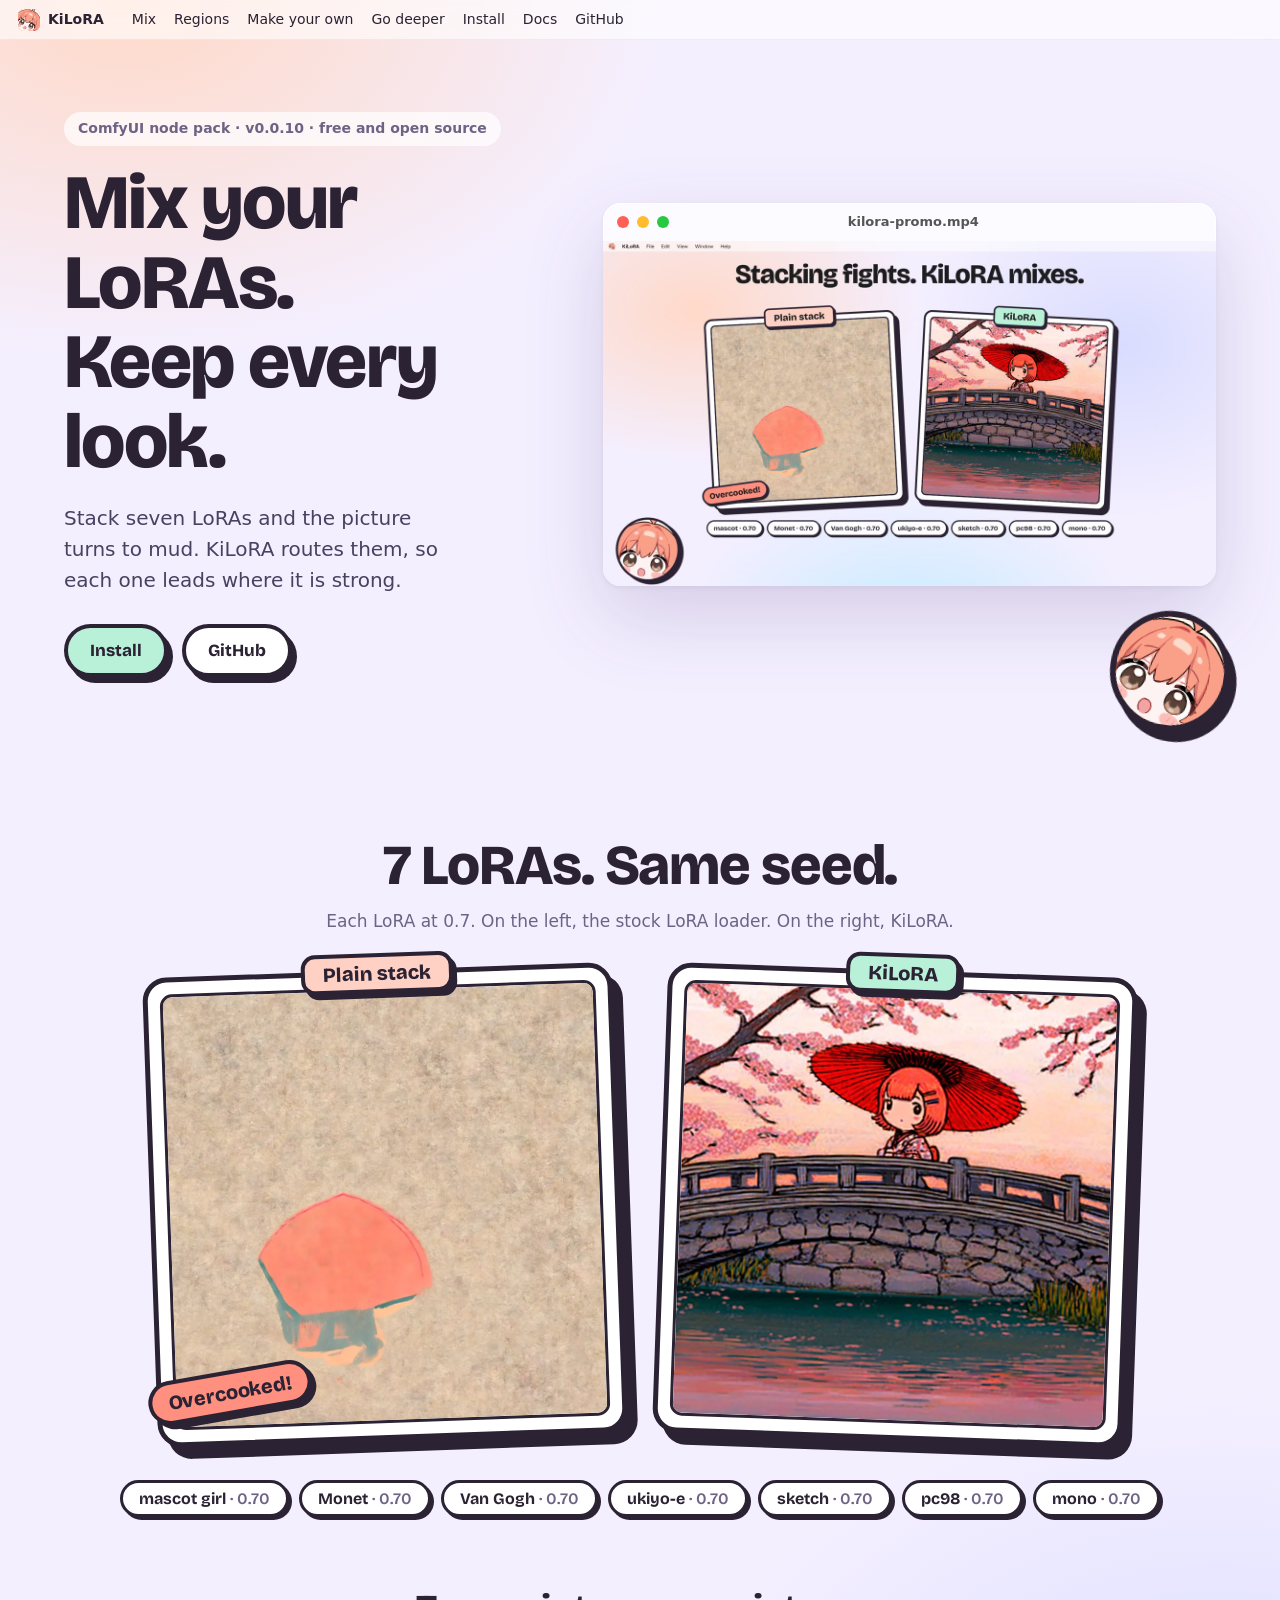
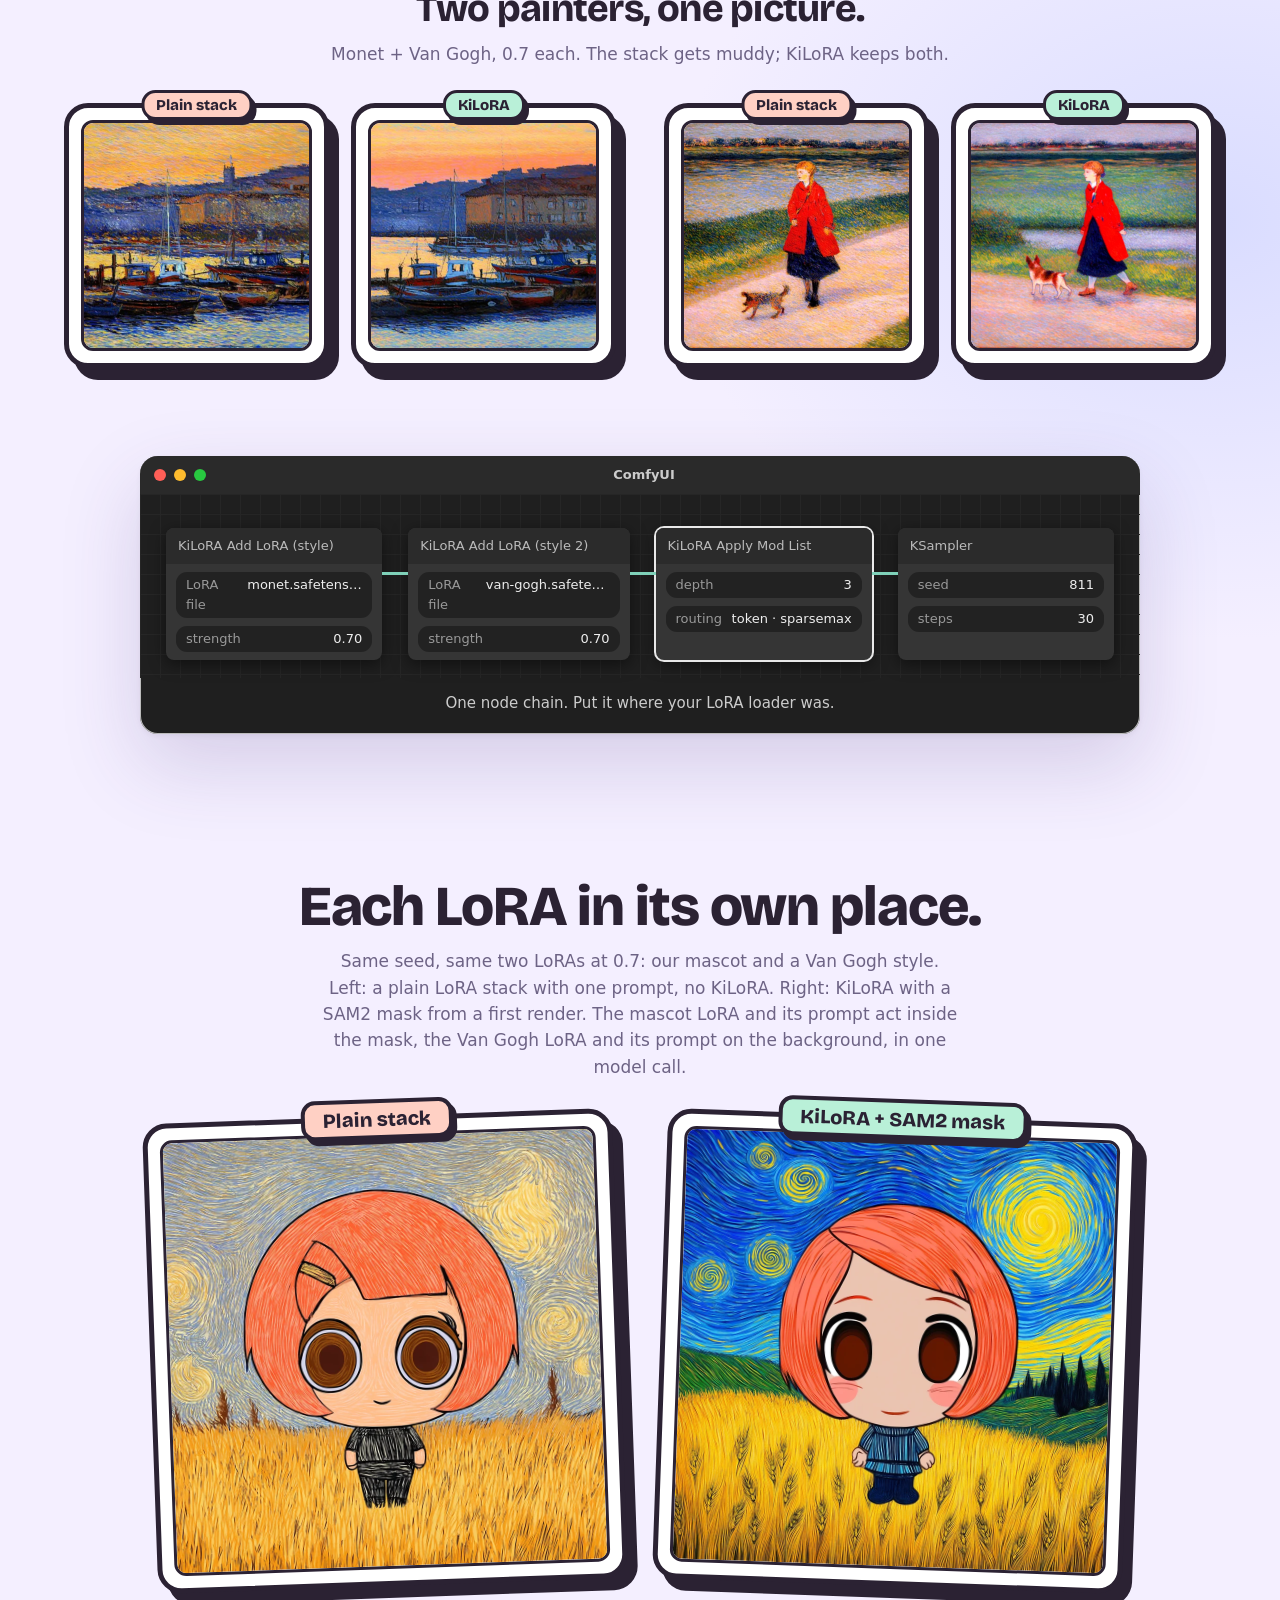
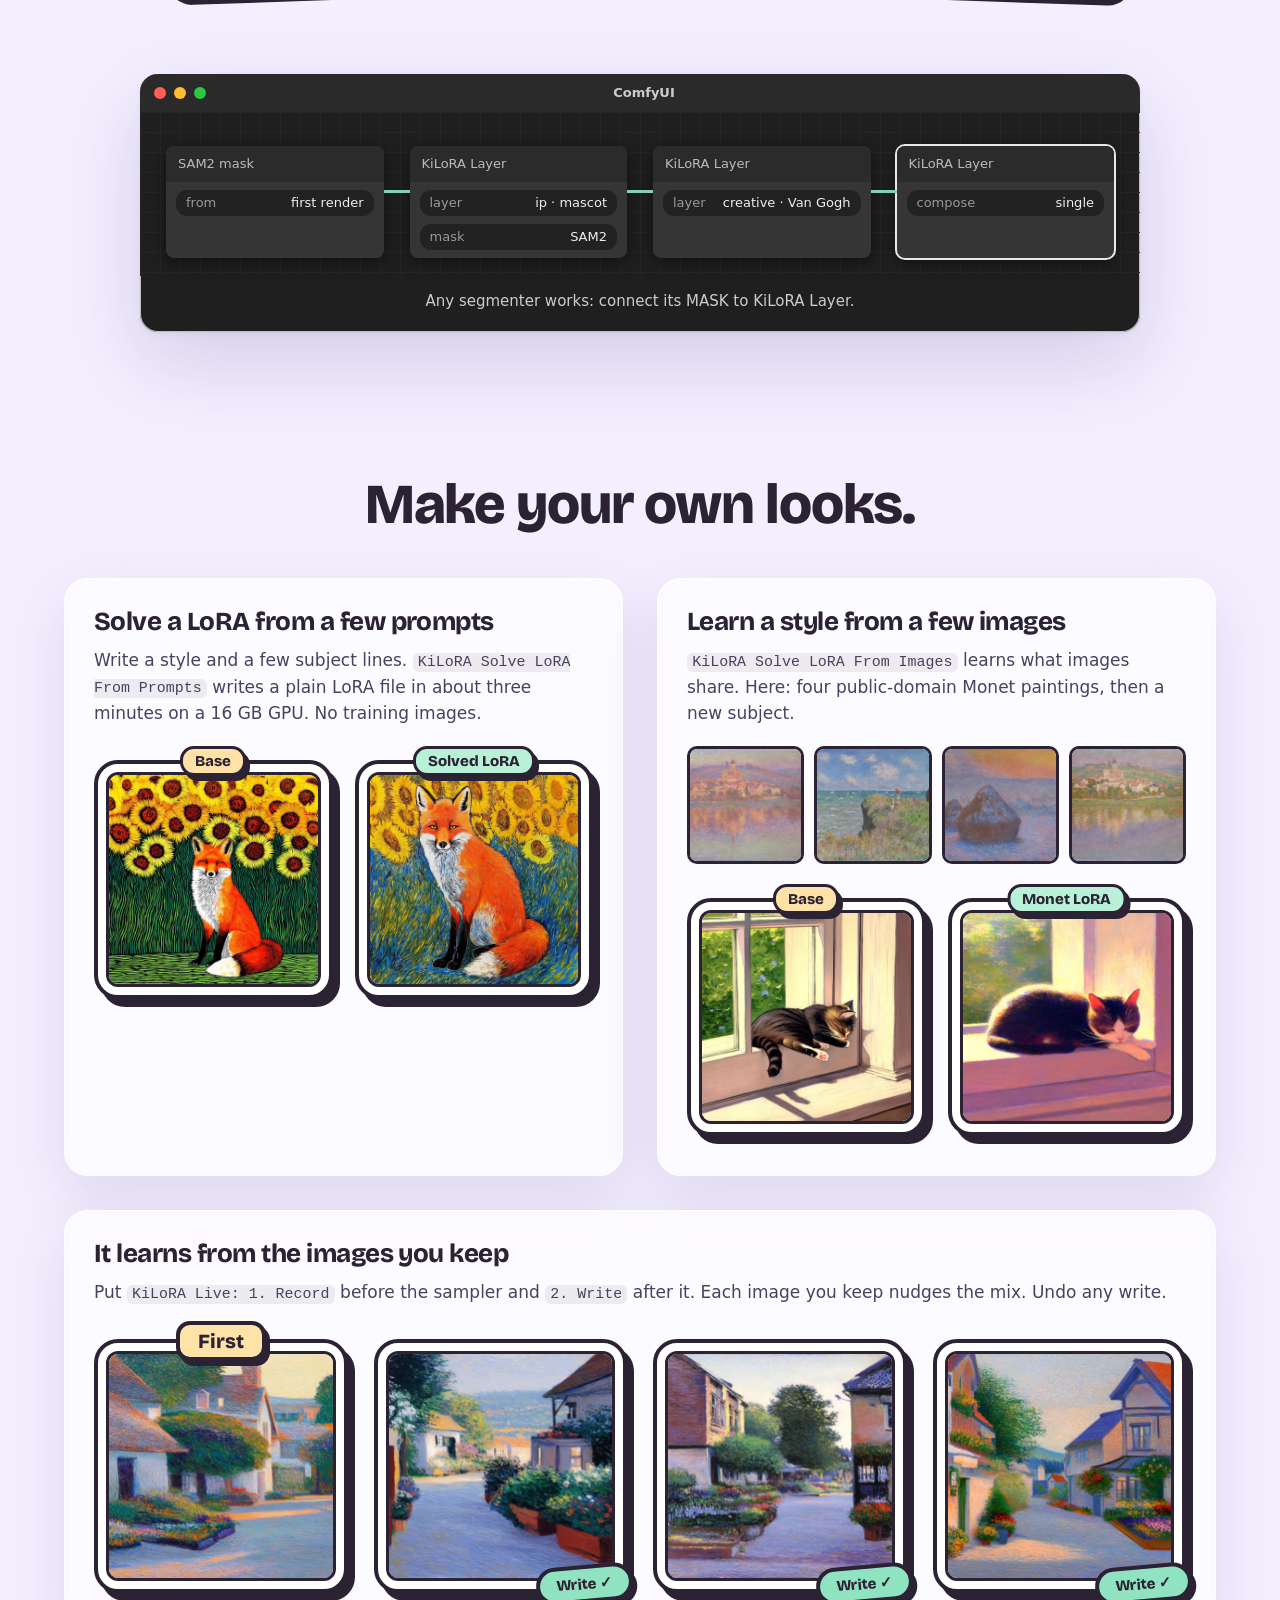
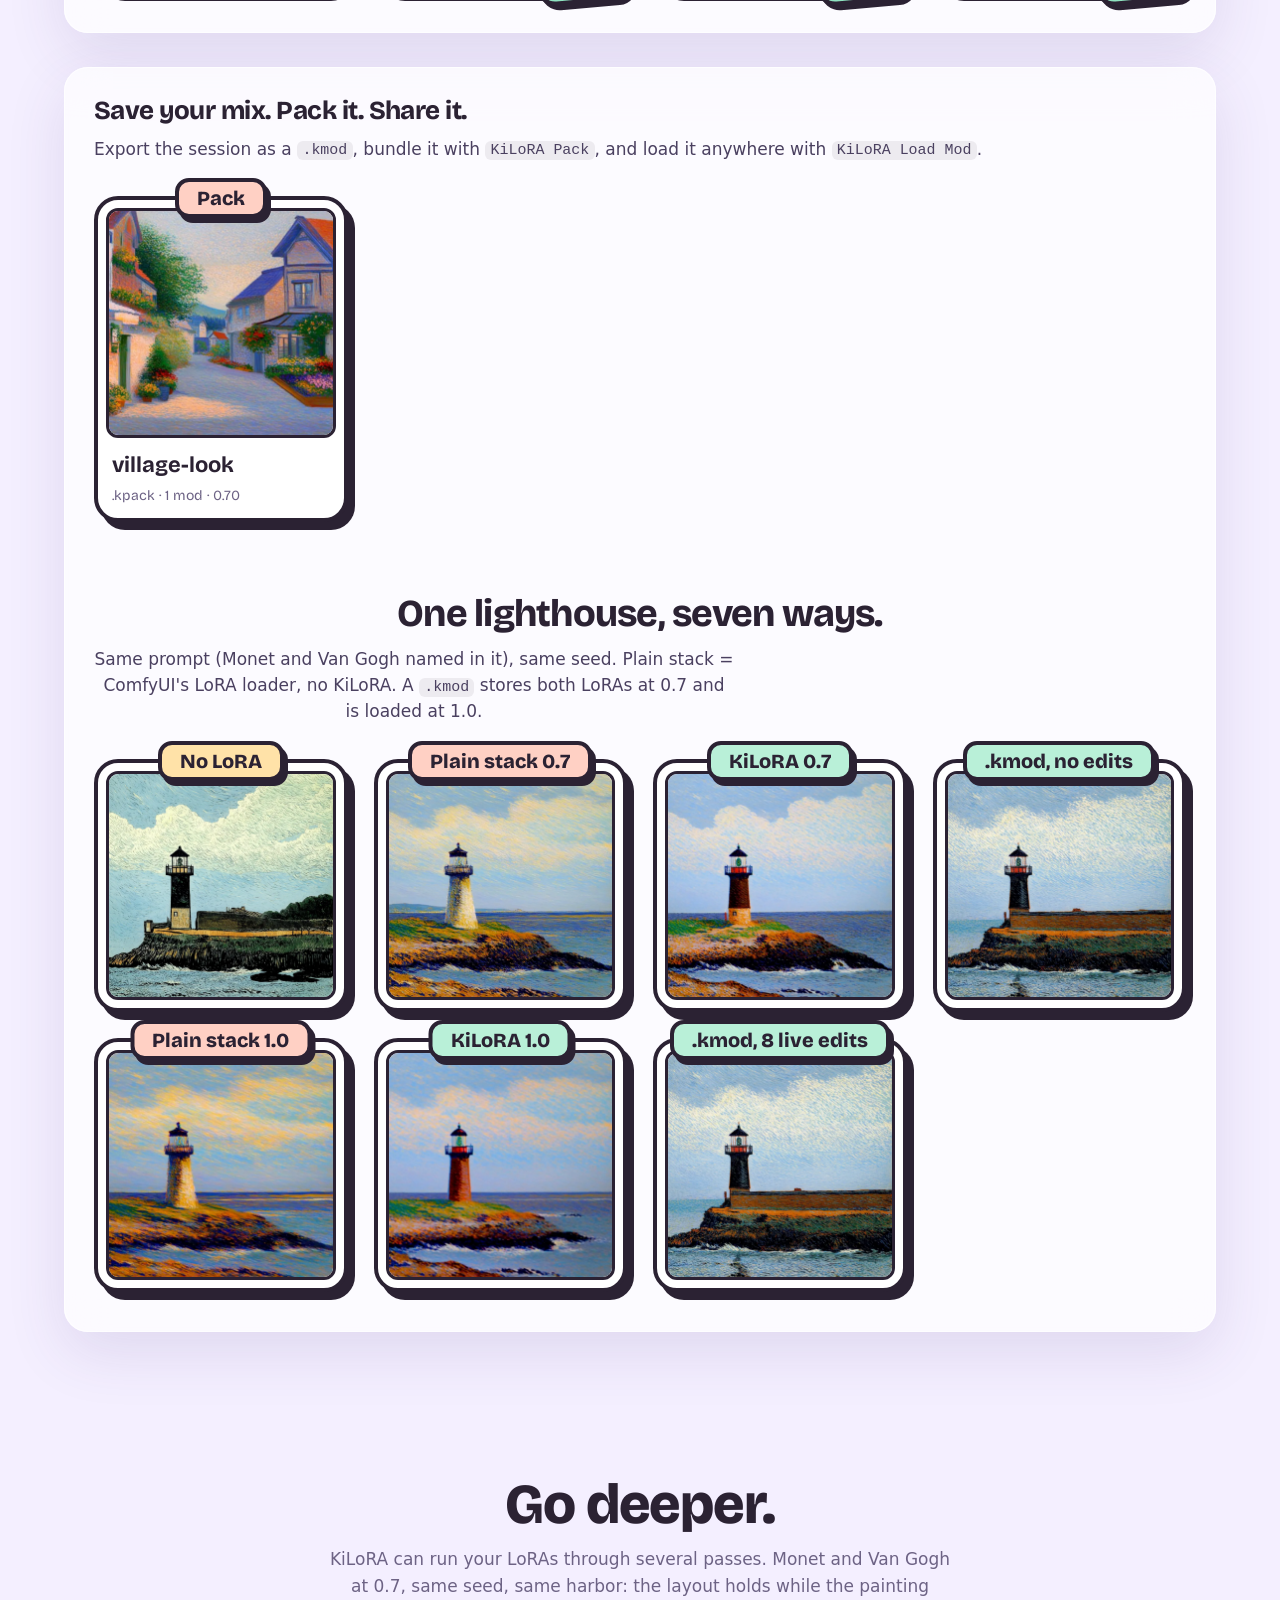
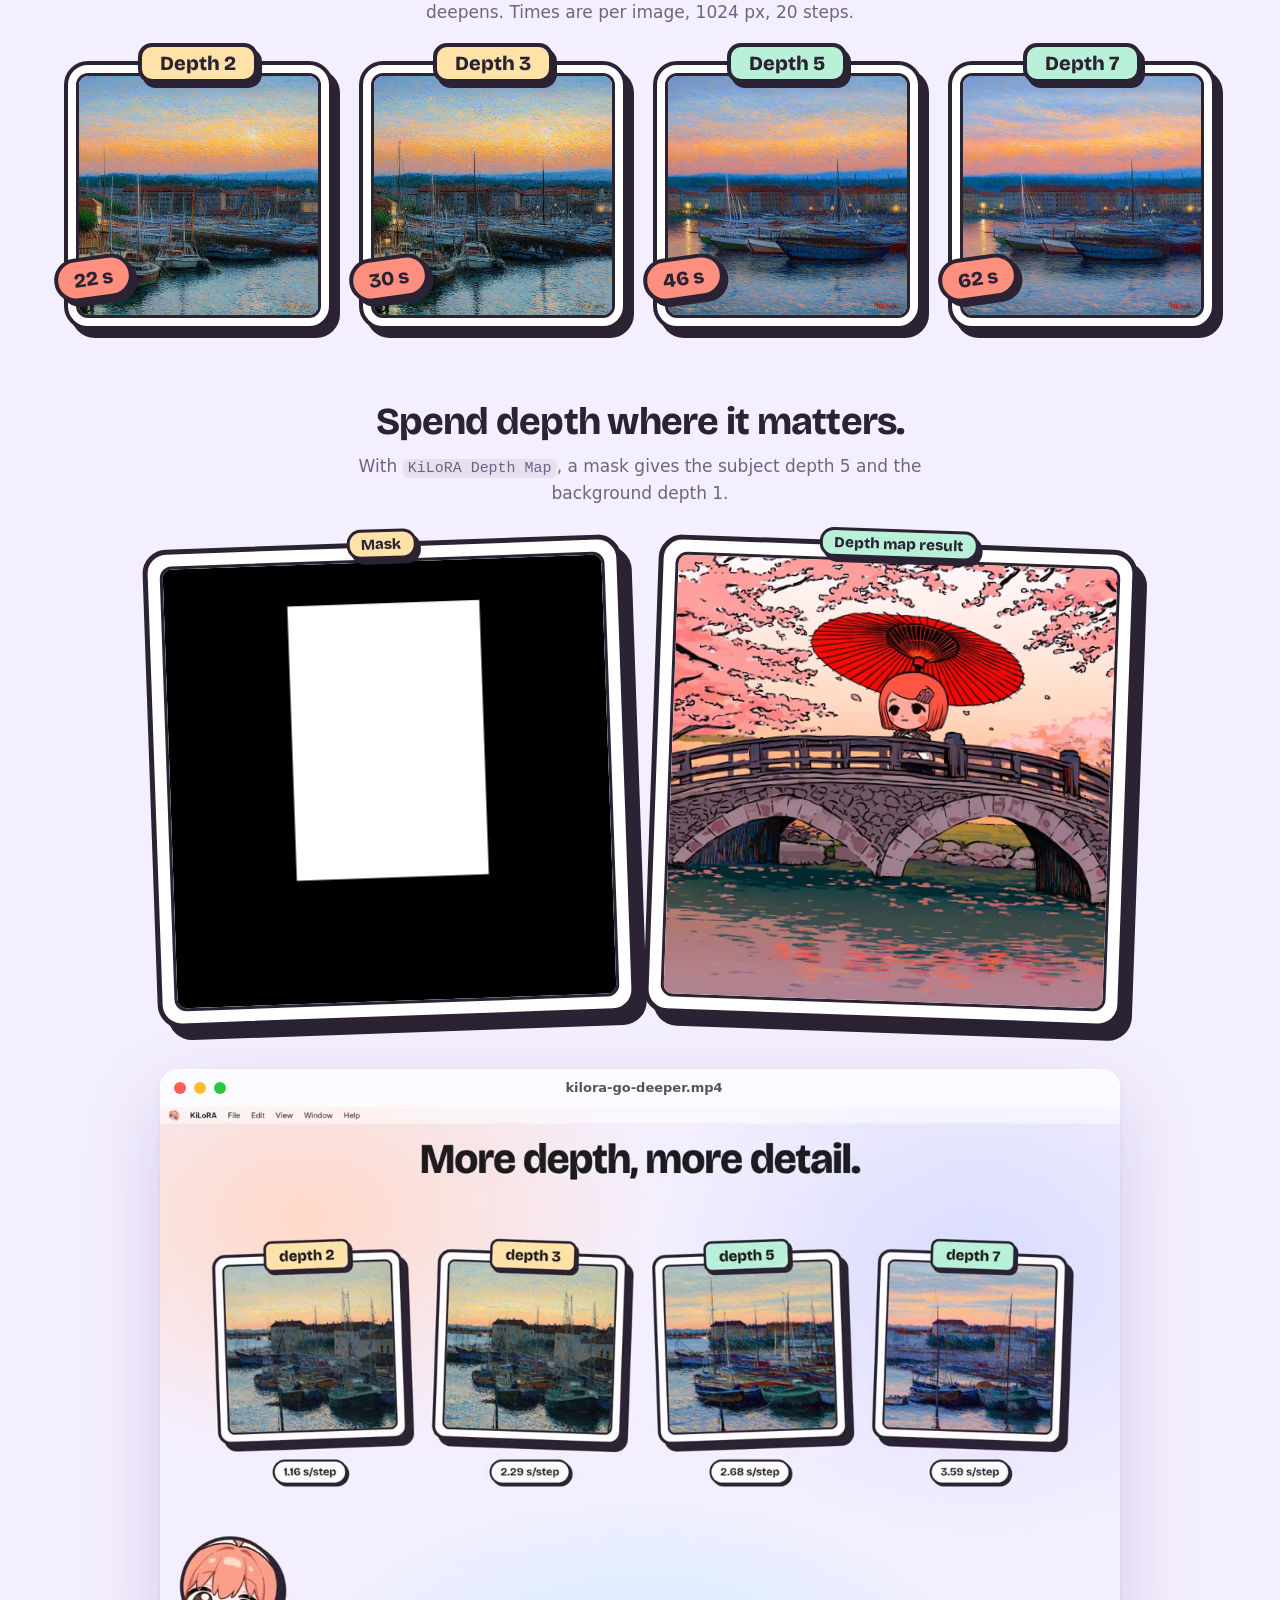
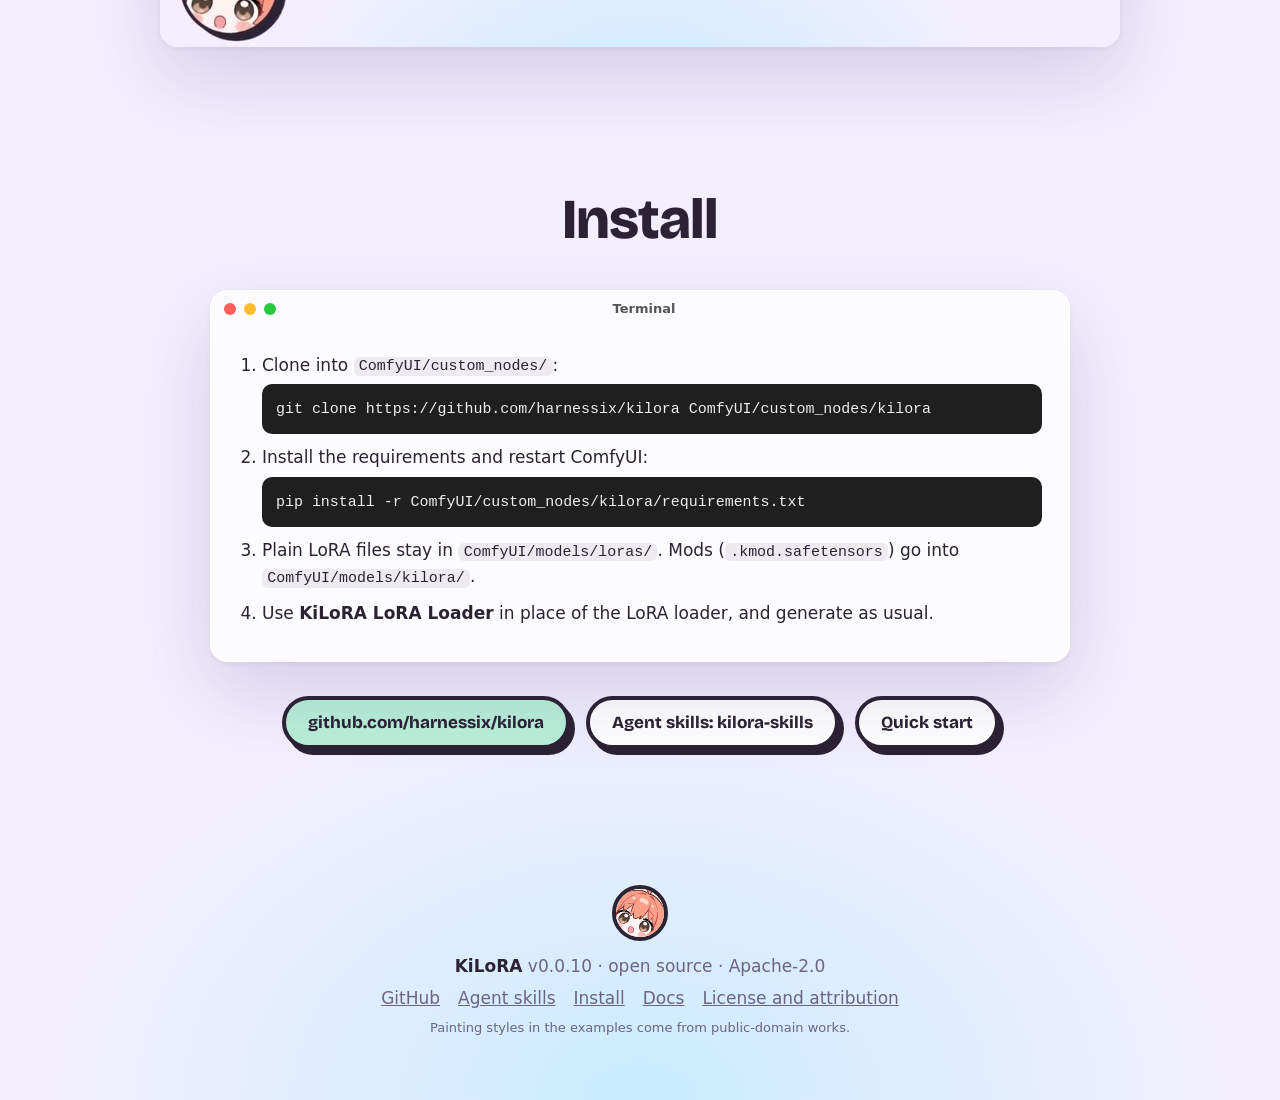
<file: index.html>
<!doctype html>
<html lang="en">
<head>

<meta charset="utf-8">
<meta name="viewport" content="width=device-width, initial-scale=1">
<title>KiLoRA: Mix several LoRAs in ComfyUI without conflict.</title>
<meta name="description" content="Mix several LoRAs in ComfyUI without conflict, solve a style LoRA from a few prompts or images, and save your own mods. A free, open-source node pack.">
<link rel="alternate" hreflang="en" href="https://harnessix.github.io/kilora-site/">
<link rel="alternate" hreflang="x-default" href="https://harnessix.github.io/kilora-site/">
<link rel="canonical" href="https://harnessix.github.io/kilora-site/">
<meta name="theme-color" content="#fbf8f3">
<meta property="og:type" content="website">
<meta property="og:site_name" content="KiLoRA">
<meta property="og:title" content="KiLoRA: Mix several LoRAs in ComfyUI without conflict.">
<meta property="og:description" content="Mix several LoRAs in ComfyUI without conflict, solve a style LoRA from a few prompts or images, and save your own mods. A free, open-source node pack.">
<meta property="og:url" content="https://harnessix.github.io/kilora-site/">
<meta property="og:image" content="https://harnessix.github.io/kilora-site/assets/banner.1c1c6410ca.png">
<meta property="og:image:width" content="1680">
<meta property="og:image:height" content="720">
<meta property="og:image:alt" content="KiLoRA: 7 LoRAs, same seed. Plain stack vs KiLoRA.">
<meta name="twitter:card" content="summary_large_image">
<meta name="twitter:title" content="KiLoRA: Mix several LoRAs in ComfyUI without conflict.">
<meta name="twitter:description" content="Mix several LoRAs in ComfyUI without conflict, solve a style LoRA from a few prompts or images, and save your own mods. A free, open-source node pack.">
<meta name="twitter:image" content="https://harnessix.github.io/kilora-site/assets/banner.1c1c6410ca.png">
<link rel="preload" href="./assets/fonts/bricolage-var.aebe1ebbd3.woff" as="font" type="font/woff" crossorigin>
<link rel="icon" href="./assets/icon.81e6618a1c.svg" type="image/svg+xml">
<link rel="icon" href="./favicon.ico" sizes="48x48">
<link rel="apple-touch-icon" href="./assets/icons/apple-touch-icon.258ebed6ac.png">
<link rel="manifest" href="./site.webmanifest">

<link rel="stylesheet" href="./assets/home.0e758543e6.css">
</head>
<body class="toon-home">
<a class="skip" href="#main">Skip to content</a>
<header class="menubar">
  <a class="brand" href="./" aria-label="KiLoRA home"><img src="./assets/icon.81e6618a1c.svg" alt="" width="22" height="22">KiLoRA</a>
  <nav aria-label="Pages">
    <a href="#mix">Mix</a>
    <a href="#regions">Regions</a>
    <a href="#make">Make your own</a>
    <a href="#deeper">Go deeper</a>
    <a href="#install">Install</a>
    <a href="./docs/">Docs</a>
    <a href="https://github.com/harnessix/kilora" rel="noopener">GitHub</a>
  </nav>
</header>

<main id="main">

<section class="hero">
  <div class="hero-copy">
    <p class="tag">ComfyUI node pack · v0.0.10 · free and open source</p>
    <h1>Mix your LoRAs.<br>Keep every look.</h1>
    <p class="lede">Stack seven LoRAs and the picture turns to mud. KiLoRA routes them, so each one leads where it is strong.</p>
    <div class="cta">
      <a class="btn btn-main" href="#install">Install</a>
      <a class="btn" href="https://github.com/harnessix/kilora" rel="noopener">GitHub</a>
    </div>
  </div>
  <div class="win hero-win">
    <div class="win-bar"><i></i><i></i><i></i><span>kilora-promo.mp4</span></div>
    <video src="./assets/art/kilora-promo.d6c745b277.mp4" poster="./assets/art/kilora-promo-poster.42037bc3c4.jpg" autoplay muted loop playsinline preload="metadata" aria-label="KiLoRA promo video: plain stack vs KiLoRA, then the ComfyUI nodes"></video>
  </div>
  <img class="mascot hero-mascot" src="./assets/icon.81e6618a1c.svg" alt="" width="150" height="150">
</section>

<section class="sec" id="mix">
  <h2>7 LoRAs. Same seed.</h2>
  <p class="sub">Each LoRA at 0.7. On the left, the stock LoRA loader. On the right, KiLoRA.</p>
  <div class="pair">
    <figure class="card tilt-l"><span class="ribbon r-stack">Plain stack</span><img src="./assets/art/mix7-stack.8974f72cfe.webp" alt="Plain stack of seven LoRAs: a beige texture with a coral blob, no picture" width="900" height="900"><span class="sticker">Overcooked!</span></figure>
    <figure class="card tilt-r"><span class="ribbon r-kilora">KiLoRA</span><img src="./assets/art/mix7-kilora.9d8527f135.webp" alt="KiLoRA with the same seven LoRAs: a coral-haired girl with a red paper umbrella on a stone bridge under cherry blossoms" width="900" height="900"></figure>
  </div>
  <ul class="chips"><li>mascot girl</li><li>Monet</li><li>Van Gogh</li><li>ukiyo-e</li><li>sketch</li><li>pc98</li><li>mono</li></ul>

  <h3 class="sub-h">Two painters, one picture.</h3>
  <p class="sub">Monet + Van Gogh, 0.7 each. The stack gets muddy; KiLoRA keeps both.</p>
  <div class="pairs-2">
    <div class="pair pair-sm">
      <figure class="card"><span class="ribbon r-stack">Plain stack</span><img src="./assets/art/harbor-stack.b92c629989.webp" alt="Harbor at sunset, plain stack: muddy, over-textured strokes" width="900" height="900"></figure>
      <figure class="card"><span class="ribbon r-kilora">KiLoRA</span><img src="./assets/art/harbor-kilora.badaad101b.webp" alt="Harbor at sunset with KiLoRA: clean brushwork from both painters" width="900" height="900"></figure>
    </div>
    <div class="pair pair-sm">
      <figure class="card"><span class="ribbon r-stack">Plain stack</span><img src="./assets/art/walk-stack.449db4c72b.webp" alt="Girl in a red coat walking a dog, plain stack" width="900" height="900"></figure>
      <figure class="card"><span class="ribbon r-kilora">KiLoRA</span><img src="./assets/art/walk-kilora.4a17d0a483.webp" alt="Girl in a red coat walking a dog, KiLoRA" width="900" height="900"></figure>
    </div>
  </div>

  <div class="win graph-win">
    <div class="win-bar dark"><i></i><i></i><i></i><span>ComfyUI</span></div>
    <div class="graph">
      <div class="node"><b>KiLoRA Add LoRA (style)</b><p><span>LoRA file</span><em>monet.safetensors</em></p><p><span>strength</span><em>0.70</em></p></div>
      <div class="node"><b>KiLoRA Add LoRA (style 2)</b><p><span>LoRA file</span><em>van-gogh.safetensors</em></p><p><span>strength</span><em>0.70</em></p></div>
      <div class="node node-key"><b>KiLoRA Apply Mod List</b><p><span>depth</span><em>3</em></p><p><span>routing</span><em>token · sparsemax</em></p></div>
      <div class="node"><b>KSampler</b><p><span>seed</span><em>811</em></p><p><span>steps</span><em>30</em></p></div>
    </div>
    <p class="graph-cap">One node chain. Put it where your LoRA loader was.</p>
  </div>
</section>

<section class="sec" id="regions">
  <h2>Each LoRA in its own place.</h2>
  <p class="sub">Same seed, same two LoRAs at 0.7: our mascot and a Van Gogh style. Left: a plain LoRA stack with one prompt, no KiLoRA. Right: KiLoRA with a SAM2 mask from a first render. The mascot LoRA and its prompt act inside the mask, the Van Gogh LoRA and its prompt on the background, in one model call.</p>
  <div class="pair">
    <figure class="card tilt-l"><span class="ribbon r-stack">Plain stack</span><img src="./assets/art/region-stack.eedafae5ee.webp" alt="Plain stack of the mascot and Van Gogh LoRAs: swirl texture over the whole image, the face included" width="900" height="900"></figure>
    <figure class="card tilt-r"><span class="ribbon r-kilora">KiLoRA + SAM2 mask</span><img src="./assets/art/region-sam.4e06ea9f19.webp" alt="KiLoRA with a SAM2 mask: the mascot stays clean in a Van Gogh starry night over a wheat field" width="900" height="900"></figure>
  </div>
  <div class="win graph-win">
    <div class="win-bar dark"><i></i><i></i><i></i><span>ComfyUI</span></div>
    <div class="graph">
      <div class="node"><b>SAM2 mask</b><p><span>from</span><em>first render</em></p></div>
      <div class="node"><b>KiLoRA Layer</b><p><span>layer</span><em>ip · mascot</em></p><p><span>mask</span><em>SAM2</em></p></div>
      <div class="node"><b>KiLoRA Layer</b><p><span>layer</span><em>creative · Van Gogh</em></p></div>
      <div class="node node-key"><b>KiLoRA Layer</b><p><span>compose</span><em>single</em></p></div>
    </div>
    <p class="graph-cap">Any segmenter works: connect its MASK to KiLoRA Layer.</p>
  </div>
</section>

<section class="sec" id="make">
  <h2>Make your own looks.</h2>
  <div class="feats">

    <article class="feat">
      <h3>Solve a LoRA from a few prompts</h3>
      <p>Write a style and a few subject lines. <code>KiLoRA Solve LoRA From Prompts</code> writes a plain LoRA file in about three minutes on a 16 GB GPU. No training images.</p>
      <div class="pair pair-xs">
        <figure class="card"><span class="ribbon r-base">Base</span><img src="./assets/art/fox-base.54df32cc0b.webp" alt="Base model: a red fox in sunflowers" width="900" height="900"></figure>
        <figure class="card"><span class="ribbon r-kilora">Solved LoRA</span><img src="./assets/art/fox-vangogh.348c909c38.webp" alt="With the Van Gogh LoRA solved from prompts: swirling painted fox and sunflowers" width="900" height="900"></figure>
      </div>
    </article>

    <article class="feat">
      <h3>Learn a style from a few images</h3>
      <p><code>KiLoRA Solve LoRA From Images</code> learns what images share. Here: four public-domain Monet paintings, then a new subject.</p>
      <div class="thumbs"><img src="./assets/art/monet-1.6107b8de09.webp" alt=""><img src="./assets/art/monet-2.f3832ca17e.webp" alt=""><img src="./assets/art/monet-3.9915d50152.webp" alt=""><img src="./assets/art/monet-4.375ad7a205.webp" alt=""></div>
      <div class="pair pair-xs">
        <figure class="card"><span class="ribbon r-base">Base</span><img src="./assets/art/cat-base.1ad74c6bdb.webp" alt="Base model: a cat asleep on a windowsill" width="900" height="900"></figure>
        <figure class="card"><span class="ribbon r-kilora">Monet LoRA</span><img src="./assets/art/cat-monet.191872f2f1.webp" alt="With the Monet LoRA learned from four paintings: soft impressionist light" width="900" height="900"></figure>
      </div>
    </article>

    <article class="feat feat-wide">
      <h3>It learns from the images you keep</h3>
      <p>Put <code>KiLoRA Live: 1. Record</code> before the sampler and <code>2. Write</code> after it. Each image you keep nudges the mix. Undo any write.</p>
      <div class="strip">
        <figure class="card"><span class="ribbon r-base">First</span><img src="./assets/art/live-1.881cea5916.webp" alt="Live round 1: a village street with flower boxes" width="900" height="900"></figure>
        <figure class="card"><img src="./assets/art/live-2.03aea93b3b.webp" alt="Live round 2" width="900" height="900"><span class="sticker sticker-ok">Write ✓</span></figure>
        <figure class="card"><img src="./assets/art/live-3.118e130400.webp" alt="Live round 3" width="900" height="900"><span class="sticker sticker-ok">Write ✓</span></figure>
        <figure class="card"><img src="./assets/art/live-4.d24ff04b2b.webp" alt="Live round 4" width="900" height="900"><span class="sticker sticker-ok">Write ✓</span></figure>
      </div>
    </article>

    <article class="feat feat-wide">
      <h3>Save your mix. Pack it. Share it.</h3>
      <p>Export the session as a <code>.kmod</code>, bundle it with <code>KiLoRA Pack</code>, and load it anywhere with <code>KiLoRA Load Mod</code>.</p>
      <div class="pack-row">
        <figure class="card pack-card"><span class="ribbon r-stack">Pack</span><img src="./assets/art/live-4.d24ff04b2b.webp" alt="" width="900" height="900"><figcaption><b>village-look</b><span>.kpack · 1 mod · 0.70</span></figcaption></figure>
      </div>
      <h3 class="sub-h">One lighthouse, seven ways.</h3>
      <p class="sub">Same prompt (Monet and Van Gogh named in it), same seed. Plain stack = ComfyUI's LoRA loader, no KiLoRA. A <code>.kmod</code> stores both LoRAs at 0.7 and is loaded at 1.0.</p>
      <div class="pack-row">
        <figure class="card"><span class="ribbon r-base">No LoRA</span><img src="./assets/art/lighthouse-base.c9498ac4d7.webp" alt="No LoRA, prompt only" width="900" height="900"></figure>
        <figure class="card"><span class="ribbon r-stack">Plain stack 0.7</span><img src="./assets/art/lh-stack-0.7.0c8284d3eb.webp" alt="Plain stack without KiLoRA, Monet and Van Gogh at 0.7 each" width="900" height="900"></figure>
        <figure class="card"><span class="ribbon r-kilora">KiLoRA 0.7</span><img src="./assets/art/lh-kilora-0.7.28a664c308.webp" alt="KiLoRA routing, Monet and Van Gogh at 0.7 each" width="900" height="900"></figure>
        <figure class="card"><span class="ribbon r-kilora">.kmod, no edits</span><img src="./assets/art/lighthouse-kmod.d20bd3a6ec.webp" alt="The two LoRAs saved as a .kmod without live edits, loaded at 1.0" width="900" height="900"></figure>
        <figure class="card"><span class="ribbon r-stack">Plain stack 1.0</span><img src="./assets/art/lh-stack-1.0.477a9f9562.webp" alt="Plain stack without KiLoRA, Monet and Van Gogh at 1.0 each" width="900" height="900"></figure>
        <figure class="card"><span class="ribbon r-kilora">KiLoRA 1.0</span><img src="./assets/art/lh-kilora-1.0.8ab5c43d3f.webp" alt="KiLoRA routing, Monet and Van Gogh at 1.0 each" width="900" height="900"></figure>
        <figure class="card"><span class="ribbon r-kilora">.kmod, 8 live edits</span><img src="./assets/art/lh-kmod-8w.aa9fc091e6.webp" alt="The .kmod after 8 live edits on other prompts, loaded at 1.0" width="900" height="900"></figure>
      </div>
    </article>

  </div>
</section>

<section class="sec" id="deeper">
  <h2>Go deeper.</h2>
  <p class="sub">KiLoRA can run your LoRAs through several passes. Monet and Van Gogh at 0.7, same seed, same harbor: the layout holds while the painting deepens. Times are per image, 1024 px, 20 steps.</p>
  <div class="strip">
    <figure class="card"><span class="ribbon r-base">Depth 2</span><img src="./assets/art/depth-2.83801512e8.webp" alt="Harbor at depth 2, 22 s per image" width="900" height="900"><span class="sticker">22 s</span></figure>
    <figure class="card"><span class="ribbon r-base">Depth 3</span><img src="./assets/art/depth-3.ac5a04582c.webp" alt="Harbor at depth 3, 30 s per image" width="900" height="900"><span class="sticker">30 s</span></figure>
    <figure class="card"><span class="ribbon r-kilora">Depth 5</span><img src="./assets/art/depth-5.6b3b32865e.webp" alt="Harbor at depth 5, 46 s per image" width="900" height="900"><span class="sticker">46 s</span></figure>
    <figure class="card"><span class="ribbon r-kilora">Depth 7</span><img src="./assets/art/depth-7.bf5dab0651.webp" alt="Harbor at depth 7, 62 s per image" width="900" height="900"><span class="sticker">62 s</span></figure>
  </div>
  <h3 class="sub-h">Spend depth where it matters.</h3>
  <p class="sub">With <code>KiLoRA Depth Map</code>, a mask gives the subject depth 5 and the background depth 1.</p>
  <div class="pair pair-sm">
    <figure class="card tilt-l"><span class="ribbon r-base">Mask</span><img src="./assets/art/depthmap-mask.79cc7ae27f.webp" alt="Mask around the girl" width="900" height="900"></figure>
    <figure class="card tilt-r"><span class="ribbon r-kilora">Depth map result</span><img src="./assets/art/depthmap-result.79190fe280.webp" alt="Seven-LoRA scene with depth 5 on the girl and depth 1 on the background" width="900" height="900"></figure>
  </div>
  <div class="win">
    <div class="win-bar"><i></i><i></i><i></i><span>kilora-go-deeper.mp4</span></div>
    <video src="./assets/art/kilora-go-deeper.16af88c8a1.mp4" poster="./assets/art/kilora-go-deeper-poster.62eaa51990.jpg" autoplay muted loop playsinline preload="metadata" aria-label="Go deeper: depth 2 to 7 and a depth map"></video>
  </div>
</section>

<section class="sec" id="install">
  <h2>Install</h2>
  <div class="win install-win">
    <div class="win-bar"><i></i><i></i><i></i><span>Terminal</span></div>
    <ol class="steps">
      <li><p>Clone into <code>ComfyUI/custom_nodes/</code>:</p><pre><code>git clone https://github.com/harnessix/kilora ComfyUI/custom_nodes/kilora</code></pre></li>
      <li><p>Install the requirements and restart ComfyUI:</p><pre><code>pip install -r ComfyUI/custom_nodes/kilora/requirements.txt</code></pre></li>
      <li><p>Plain LoRA files stay in <code>ComfyUI/models/loras/</code>. Mods (<code>.kmod.safetensors</code>) go into <code>ComfyUI/models/kilora/</code>.</p></li>
      <li><p>Use <b>KiLoRA LoRA Loader</b> in place of the LoRA loader, and generate as usual.</p></li>
    </ol>
  </div>
  <div class="links-row">
    <a class="btn btn-main" href="https://github.com/harnessix/kilora" rel="noopener">github.com/harnessix/kilora</a>
    <a class="btn" href="https://github.com/harnessix/kilora-skills" rel="noopener">Agent skills: kilora-skills</a>
    <a class="btn" href="./docs/quick-start/">Quick start</a>
  </div>
</section>

</main>

<footer class="foot">
  <img src="./assets/icon.81e6618a1c.svg" alt="" width="56" height="56">
  <p><b>KiLoRA</b> v0.0.10 · open source · Apache-2.0</p>
  <p class="foot-links"><a href="https://github.com/harnessix/kilora" rel="noopener">GitHub</a><a href="https://github.com/harnessix/kilora-skills" rel="noopener">Agent skills</a><a href="./install/">Install</a><a href="./docs/">Docs</a><a href="./license/">License and attribution</a></p>
  <p class="foot-note">Painting styles in the examples come from public-domain works.</p>
</footer>
</body>
</html>
</file>
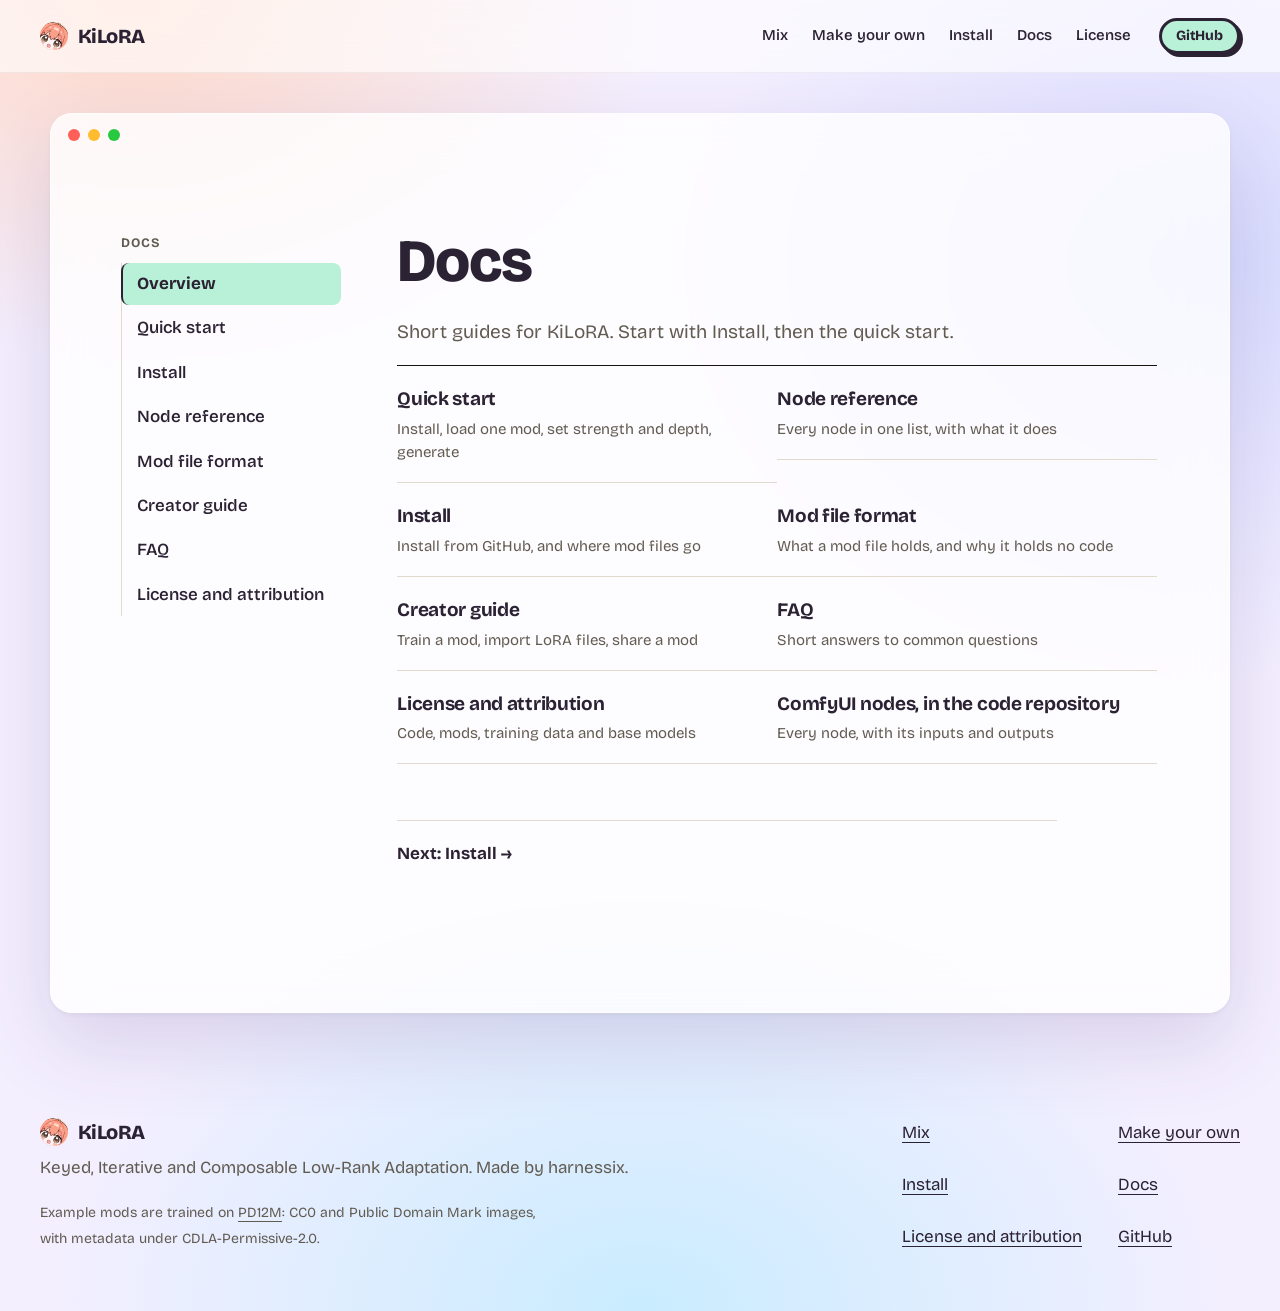
<file: docs/index.html>
<!doctype html>
<html lang="en">
<head>

<meta charset="utf-8">
<meta name="viewport" content="width=device-width, initial-scale=1">
<title>Docs · KiLoRA</title>
<meta name="description" content="Links to the quick start, install, the mod file format, the creator guide and the FAQ.">
<link rel="canonical" href="https://harnessix.github.io/kilora-site/docs/">
<meta name="theme-color" content="#eef0eb" media="(prefers-color-scheme: light)">
<meta name="theme-color" content="#11120f" media="(prefers-color-scheme: dark)">
<meta property="og:type" content="website">
<meta property="og:site_name" content="KiLoRA">
<meta property="og:title" content="Docs · KiLoRA">
<meta property="og:description" content="Links to the quick start, install, the mod file format, the creator guide and the FAQ.">
<meta property="og:url" content="https://harnessix.github.io/kilora-site/docs/">
<meta property="og:image" content="https://harnessix.github.io/kilora-site/assets/banner.1c1c6410ca.png">
<meta property="og:image:width" content="1680">
<meta property="og:image:height" content="720">
<meta name="twitter:card" content="summary_large_image">
<meta name="twitter:title" content="Docs · KiLoRA">
<meta name="twitter:description" content="Links to the quick start, install, the mod file format, the creator guide and the FAQ.">
<meta name="twitter:image" content="https://harnessix.github.io/kilora-site/assets/banner.1c1c6410ca.png">
<link rel="preload" href="../assets/fonts/bricolage-var.aebe1ebbd3.woff" as="font" type="font/woff" crossorigin>
<link rel="icon" href="../assets/icon.81e6618a1c.svg" type="image/svg+xml">
<link rel="icon" href="../favicon.ico" sizes="48x48">
<link rel="apple-touch-icon" href="../assets/icons/apple-touch-icon.258ebed6ac.png">
<link rel="manifest" href="../site.webmanifest">

<link rel="stylesheet" href="../assets/site.c50ab05e8c.css">
<link rel="stylesheet" href="../assets/toon.56abc6d321.css">
<script>window.SITE_ROOT = "../";</script>
<script defer src="../assets/site-data.723903dc5b.js"></script>
<script defer src="../assets/site.82b37228dd.js"></script>
</head>
<body class="subpage">
<a class="skip" href="#main">Skip to content</a>
<header class="bar">
  <a class="brand" href="../" aria-label="KiLoRA home"><img class="mark" src="../assets/icon.81e6618a1c.svg" alt="" width="28" height="28">KiLoRA</a>
  <nav aria-label="Pages">
    <a href="../#mix">Mix</a>
    <a href="../#make">Make your own</a>
    <a href="../install/">Install</a>
    <a href="../docs/">Docs</a>
    <a href="../license/">License</a>
  </nav>
  
  <button class="theme-toggle" type="button" data-theme-toggle aria-label="Switch to dark theme" aria-pressed="false">
    <svg class="i-moon" viewbox="0 0 24 24" fill="none" stroke="currentColor" stroke-width="2" stroke-linecap="round" stroke-linejoin="round" aria-hidden="true"><path d="M20 14.5A8 8 0 0 1 9.5 4a8 8 0 1 0 10.5 10.5Z"></path></svg>
    <svg class="i-sun" viewbox="0 0 24 24" fill="none" stroke="currentColor" stroke-width="2" stroke-linecap="round" stroke-linejoin="round" aria-hidden="true"><circle cx="12" cy="12" r="4"></circle><path d="M12 2v2M12 20v2M4.9 4.9l1.4 1.4M17.7 17.7l1.4 1.4M2 12h2M20 12h2M4.9 19.1l1.4-1.4M17.7 6.3l1.4-1.4"></path></svg>
  </button>
  <a class="btn btn-small" href="https://github.com/harnessix/kilora" rel="noopener">GitHub</a>
</header>

<main id="main" class="page docs-page">
<div class="docs-layout">
<nav class="docs-nav" aria-label="Docs"><p class="docs-nav-h">Docs</p><ul><li><a href="../docs/" aria-current="page">Overview</a></li><li><a href="../docs/quick-start/">Quick start</a></li><li><a href="../install/">Install</a></li><li><a href="../docs/nodes/">Node reference</a></li><li><a href="../docs/mod-format/">Mod file format</a></li><li><a href="../docs/creators/">Creator guide</a></li><li><a href="../docs/faq/">FAQ</a></li><li><a href="../license/">License and attribution</a></li></ul></nav>
<article class="docs-article">
<h1>Docs</h1>
<p class="section-lede">Short guides for KiLoRA. Start with Install, then the quick start.</p>
<ul class="doc-links">
  <li><a href="../docs/quick-start/"><b>Quick start</b><span>Install, load one mod, set strength and depth, generate</span></a></li>
  <li><a href="../docs/nodes/"><b>Node reference</b><span>Every node in one list, with what it does</span></a></li>
  <li><a href="../install/"><b>Install</b><span>Install from GitHub, and where mod files go</span></a></li>
  <li><a href="../docs/mod-format/"><b>Mod file format</b><span>What a mod file holds, and why it holds no code</span></a></li>
  <li><a href="../docs/creators/"><b>Creator guide</b><span>Train a mod, import LoRA files, share a mod</span></a></li>
  <li><a href="../docs/faq/"><b>FAQ</b><span>Short answers to common questions</span></a></li>
  <li><a href="../license/"><b>License and attribution</b><span>Code, mods, training data and base models</span></a></li>
  <li><a href="https://github.com/harnessix/kilora/blob/main/docs/comfyui.md" rel="noopener"><b>ComfyUI nodes, in the code repository</b><span>Every node, with its inputs and outputs</span></a></li>
</ul>
<p class="docs-next"><a href="../install/">Next: Install →</a></p>
</article>
</div>
</main>
<footer class="foot">
  <div class="foot-grid">
    <div>
      <p class="brand"><img class="mark" src="../assets/icon.81e6618a1c.svg" alt="" width="28" height="28">KiLoRA</p>
      <p class="muted">Keyed, Iterative and Composable Low-Rank Adaptation. Made by harnessix.</p>
      <p class="muted small">Example mods are trained on <a href="../license/#training-data">PD12M</a>: CC0 and Public Domain Mark images, with metadata under CDLA-Permissive-2.0.</p>
    </div>
    <ul class="links">
      <li><a href="../#mix">Mix</a></li>
      <li><a href="../#make">Make your own</a></li>
      <li><a href="../install/">Install</a></li>
      <li><a href="../docs/">Docs</a></li>
      
      <li><a href="../license/">License and attribution</a></li>
      <li><a href="https://github.com/harnessix/kilora" rel="noopener">GitHub</a></li>
    </ul>
  </div>
  
</footer>
<div class="toast" role="status" aria-live="polite" data-toast></div>

</body>
</html>
</file>
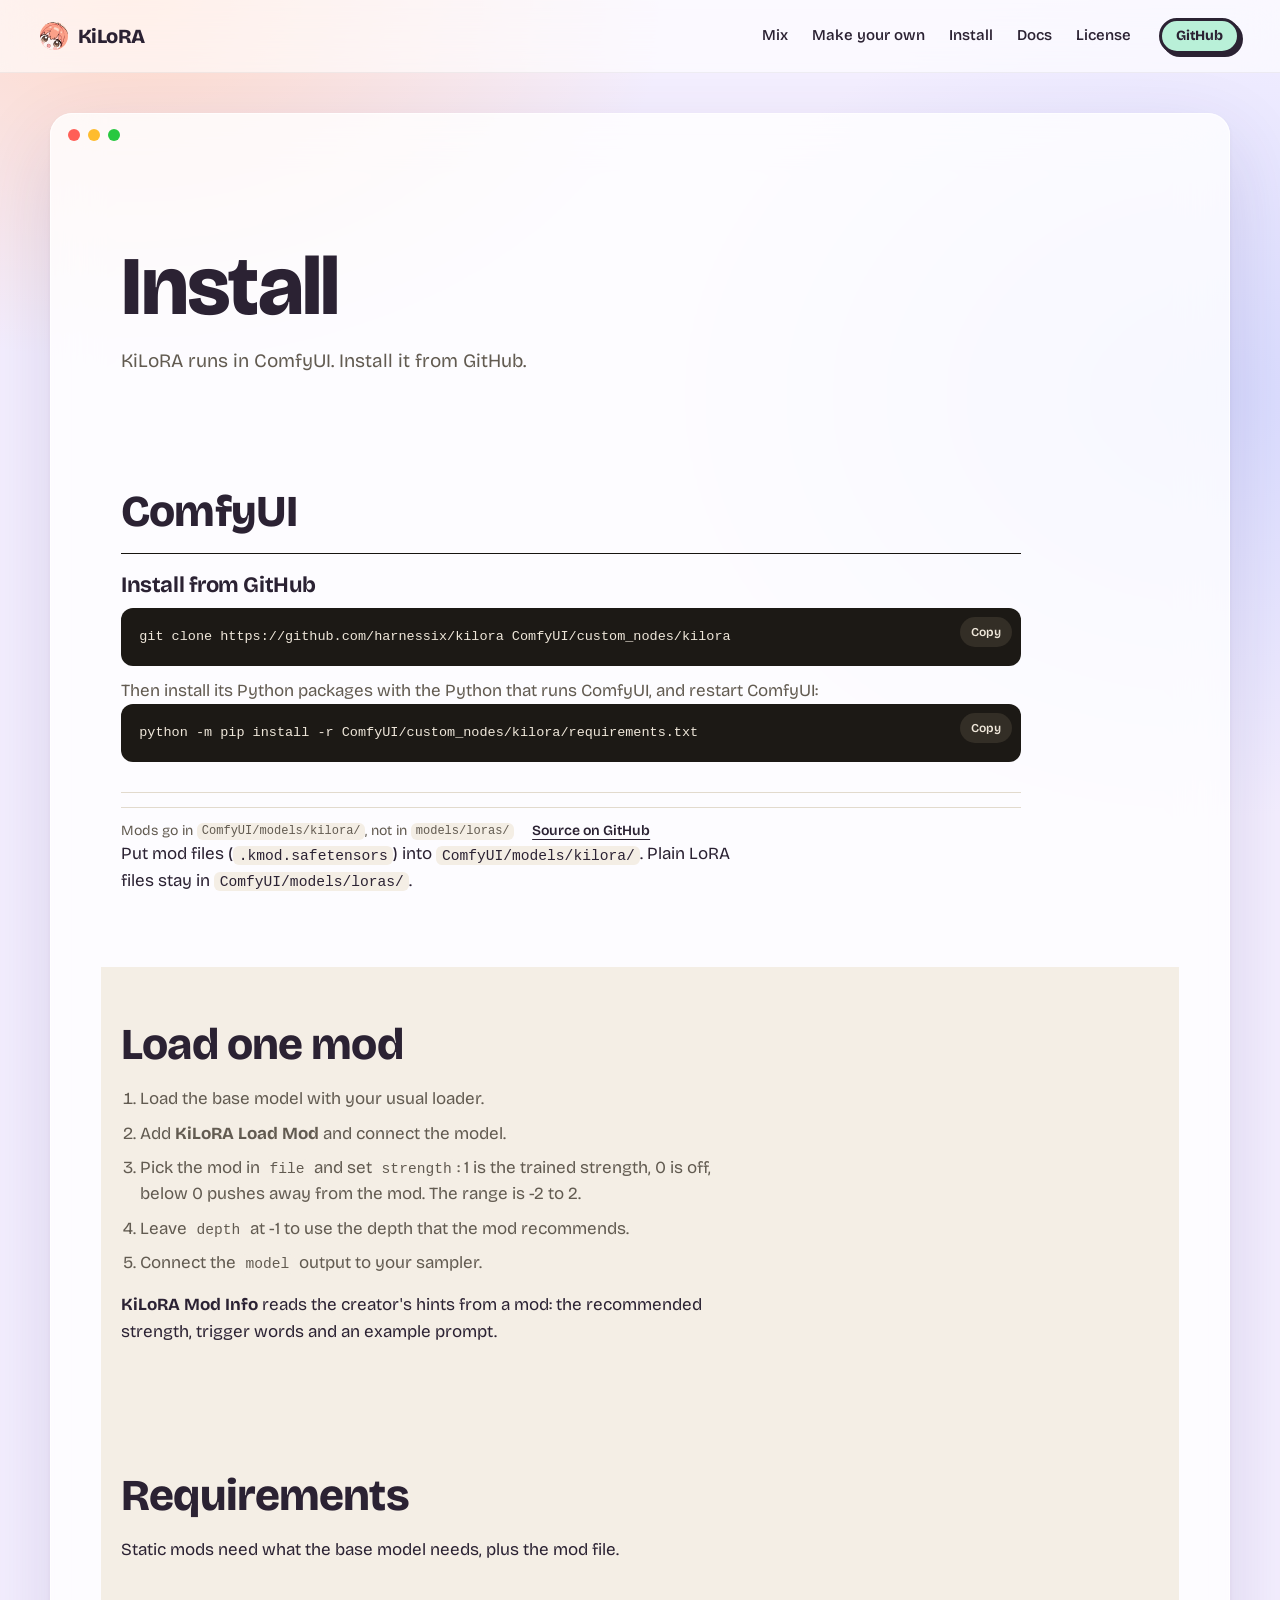
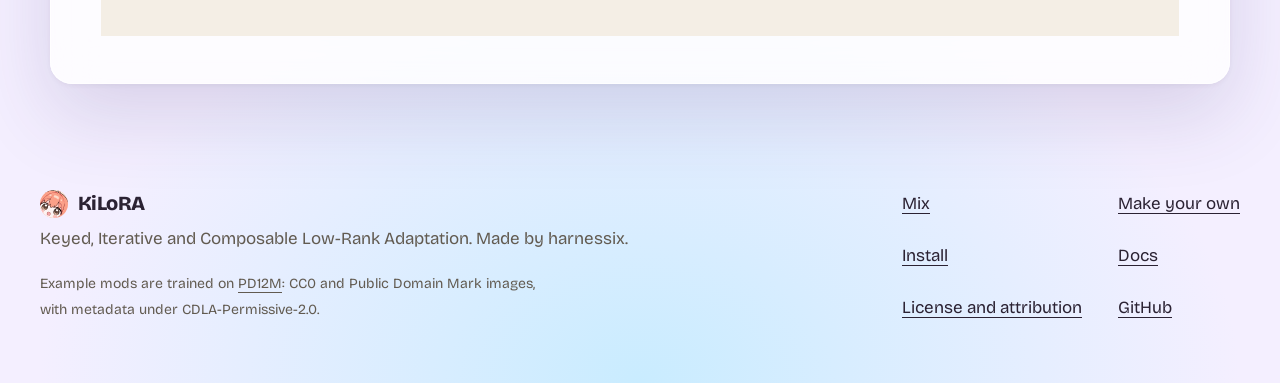
<file: install/index.html>
<!doctype html>
<html lang="en">
<head>

<meta charset="utf-8">
<meta name="viewport" content="width=device-width, initial-scale=1">
<title>Install · KiLoRA</title>
<meta name="description" content="Install the ComfyUI node package or the Python package, and put mod files in the right folder.">
<link rel="canonical" href="https://harnessix.github.io/kilora-site/install/">
<meta name="theme-color" content="#eef0eb" media="(prefers-color-scheme: light)">
<meta name="theme-color" content="#11120f" media="(prefers-color-scheme: dark)">
<meta property="og:type" content="website">
<meta property="og:site_name" content="KiLoRA">
<meta property="og:title" content="Install · KiLoRA">
<meta property="og:description" content="Install the ComfyUI node package or the Python package, and put mod files in the right folder.">
<meta property="og:url" content="https://harnessix.github.io/kilora-site/install/">
<meta property="og:image" content="https://harnessix.github.io/kilora-site/assets/banner.1c1c6410ca.png">
<meta property="og:image:width" content="1680">
<meta property="og:image:height" content="720">
<meta name="twitter:card" content="summary_large_image">
<meta name="twitter:title" content="Install · KiLoRA">
<meta name="twitter:description" content="Install the ComfyUI node package or the Python package, and put mod files in the right folder.">
<meta name="twitter:image" content="https://harnessix.github.io/kilora-site/assets/banner.1c1c6410ca.png">
<link rel="preload" href="../assets/fonts/bricolage-var.aebe1ebbd3.woff" as="font" type="font/woff" crossorigin>
<link rel="icon" href="../assets/icon.81e6618a1c.svg" type="image/svg+xml">
<link rel="icon" href="../favicon.ico" sizes="48x48">
<link rel="apple-touch-icon" href="../assets/icons/apple-touch-icon.258ebed6ac.png">
<link rel="manifest" href="../site.webmanifest">

<link rel="stylesheet" href="../assets/site.c50ab05e8c.css">
<link rel="stylesheet" href="../assets/toon.56abc6d321.css">
<script>window.SITE_ROOT = "../";</script>
<script defer src="../assets/site-data.723903dc5b.js"></script>
<script defer src="../assets/site.82b37228dd.js"></script>
</head>
<body class="subpage">
<a class="skip" href="#main">Skip to content</a>
<header class="bar">
  <a class="brand" href="../" aria-label="KiLoRA home"><img class="mark" src="../assets/icon.81e6618a1c.svg" alt="" width="28" height="28">KiLoRA</a>
  <nav aria-label="Pages">
    <a href="../#mix">Mix</a>
    <a href="../#make">Make your own</a>
    <a href="../install/">Install</a>
    <a href="../docs/">Docs</a>
    <a href="../license/">License</a>
  </nav>
  
  <button class="theme-toggle" type="button" data-theme-toggle aria-label="Switch to dark theme" aria-pressed="false">
    <svg class="i-moon" viewbox="0 0 24 24" fill="none" stroke="currentColor" stroke-width="2" stroke-linecap="round" stroke-linejoin="round" aria-hidden="true"><path d="M20 14.5A8 8 0 0 1 9.5 4a8 8 0 1 0 10.5 10.5Z"></path></svg>
    <svg class="i-sun" viewbox="0 0 24 24" fill="none" stroke="currentColor" stroke-width="2" stroke-linecap="round" stroke-linejoin="round" aria-hidden="true"><circle cx="12" cy="12" r="4"></circle><path d="M12 2v2M12 20v2M4.9 4.9l1.4 1.4M17.7 17.7l1.4 1.4M2 12h2M20 12h2M4.9 19.1l1.4-1.4M17.7 6.3l1.4-1.4"></path></svg>
  </button>
  <a class="btn btn-small" href="https://github.com/harnessix/kilora" rel="noopener">GitHub</a>
</header>

<main id="main" class="page">
<header class="page-head">
  <h1>Install</h1>
  <p class="section-lede">KiLoRA runs in ComfyUI. Install it from GitHub.</p>
  
</header>
<section class="page-sec" aria-labelledby="comfy-h">
  <h2 id="comfy-h">ComfyUI</h2>
  <div class="install-block" data-install>
  <div class="ib-panel">
    <h3 class="ib-h">Install from GitHub</h3>
    <div class="pre-wrap"><pre><code>git clone https://github.com/harnessix/kilora ComfyUI/custom_nodes/kilora</code></pre><button class="copy" type="button" data-copy>Copy</button></div>
    <p>Then install its Python packages with the Python that runs ComfyUI, and restart ComfyUI:</p>
    <div class="pre-wrap"><pre><code>python -m pip install -r ComfyUI/custom_nodes/kilora/requirements.txt</code></pre><button class="copy" type="button" data-copy>Copy</button></div>
  </div>
  <p class="ib-status"><span>Mods go in <code>ComfyUI/models/kilora/</code>, not in <code>models/loras/</code></span><a href="https://github.com/harnessix/kilora">Source on GitHub</a></p>
</div>
  <p>Put mod files (<code>.kmod.safetensors</code>) into <code>ComfyUI/models/kilora/</code>. Plain LoRA files stay in <code>ComfyUI/models/loras/</code>.</p>
</section>
<section class="page-sec band-box" aria-labelledby="nodes-h">
  <h2 id="nodes-h">Load one mod</h2>
  <ol class="plain-list">
    <li>Load the base model with your usual loader.</li>
    <li>Add <b>KiLoRA Load Mod</b> and connect the model.</li>
    <li>Pick the mod in <code>file</code> and set <code>strength</code>: 1 is the trained strength, 0 is off, below 0 pushes away from the mod. The range is -2 to 2.</li>
    <li>Leave <code>depth</code> at -1 to use the depth that the mod recommends.</li>
    <li>Connect the <code>model</code> output to your sampler.</li>
  </ol>
  <p><b>KiLoRA Mod Info</b> reads the creator's hints from a mod: the recommended strength, trigger words and an example prompt.</p>
</section>
<section class="page-sec band-box" aria-labelledby="req-h">
  <h2 id="req-h">Requirements</h2>
  <p>Static mods need what the base model needs, plus the mod file. </p>
  
</section>

</main>
<footer class="foot">
  <div class="foot-grid">
    <div>
      <p class="brand"><img class="mark" src="../assets/icon.81e6618a1c.svg" alt="" width="28" height="28">KiLoRA</p>
      <p class="muted">Keyed, Iterative and Composable Low-Rank Adaptation. Made by harnessix.</p>
      <p class="muted small">Example mods are trained on <a href="../license/#training-data">PD12M</a>: CC0 and Public Domain Mark images, with metadata under CDLA-Permissive-2.0.</p>
    </div>
    <ul class="links">
      <li><a href="../#mix">Mix</a></li>
      <li><a href="../#make">Make your own</a></li>
      <li><a href="../install/">Install</a></li>
      <li><a href="../docs/">Docs</a></li>
      
      <li><a href="../license/">License and attribution</a></li>
      <li><a href="https://github.com/harnessix/kilora" rel="noopener">GitHub</a></li>
    </ul>
  </div>
  
</footer>
<div class="toast" role="status" aria-live="polite" data-toast></div>

</body>
</html>
</file>
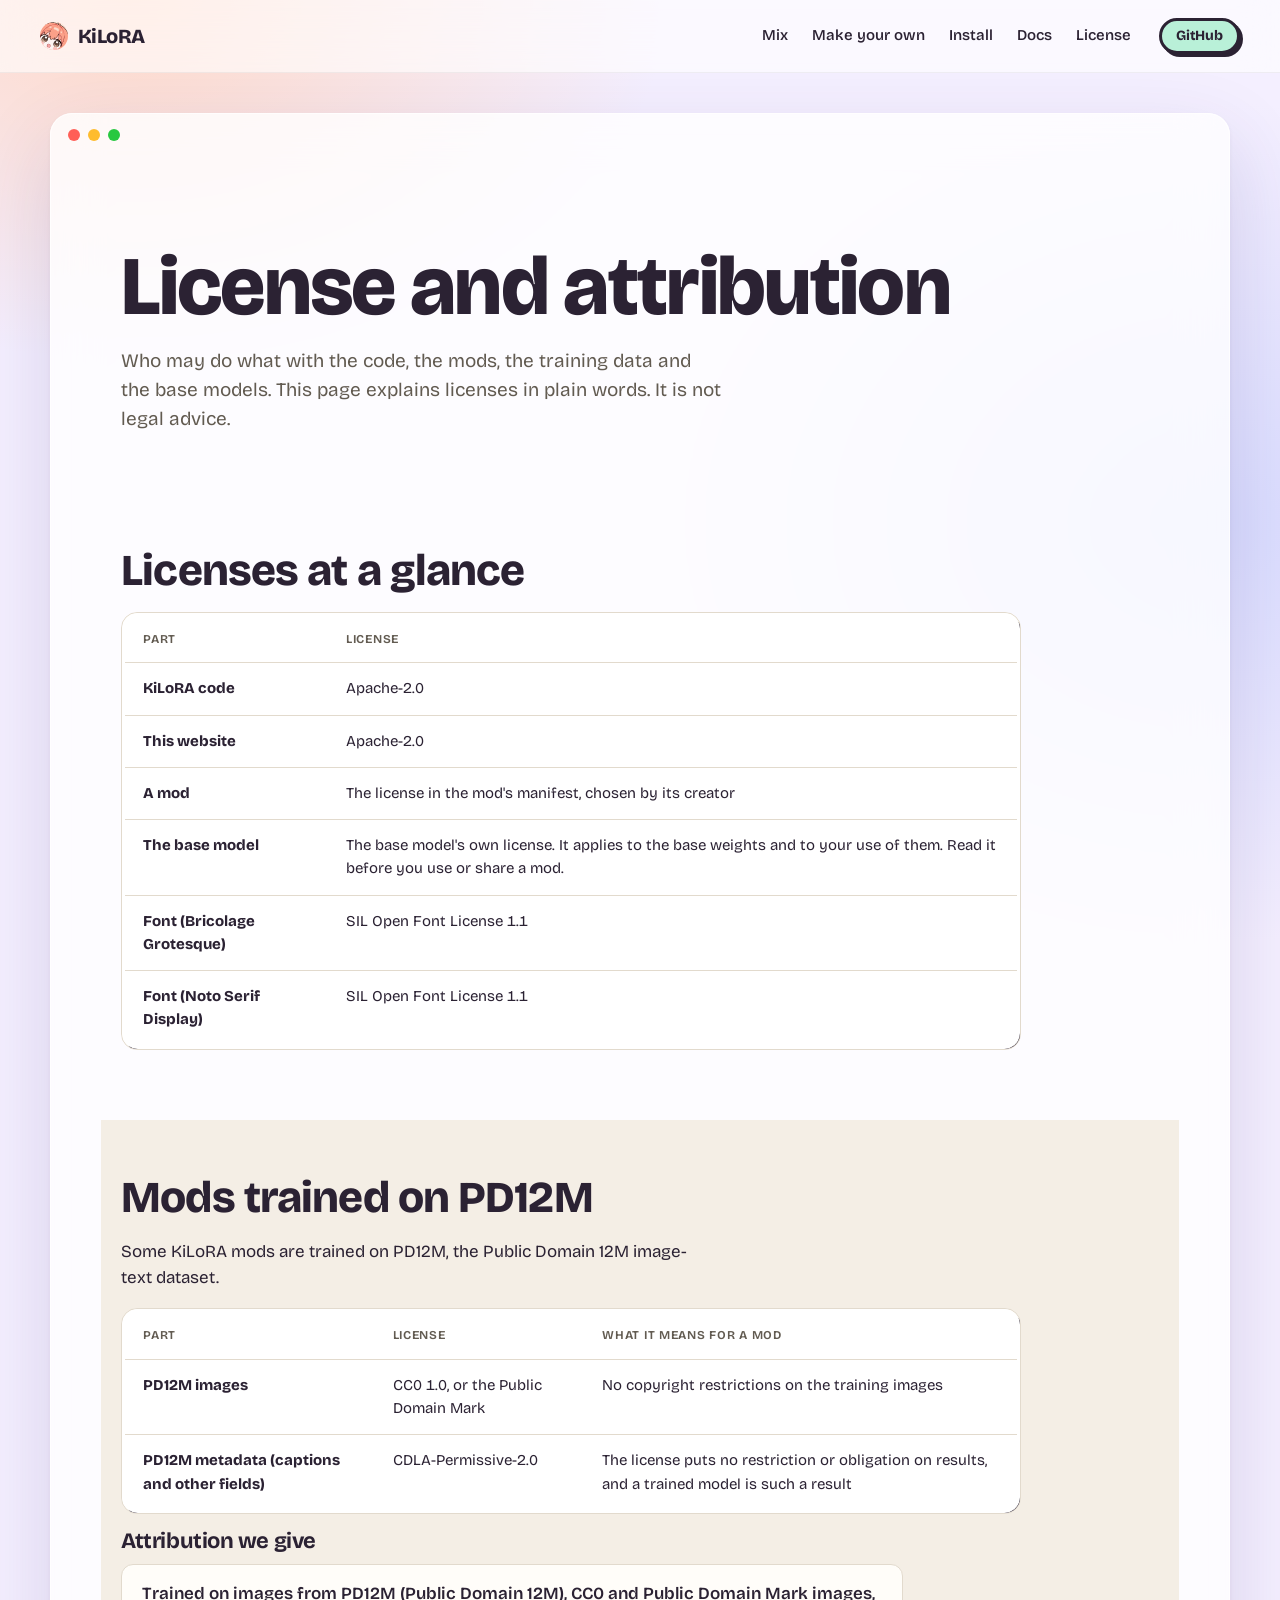
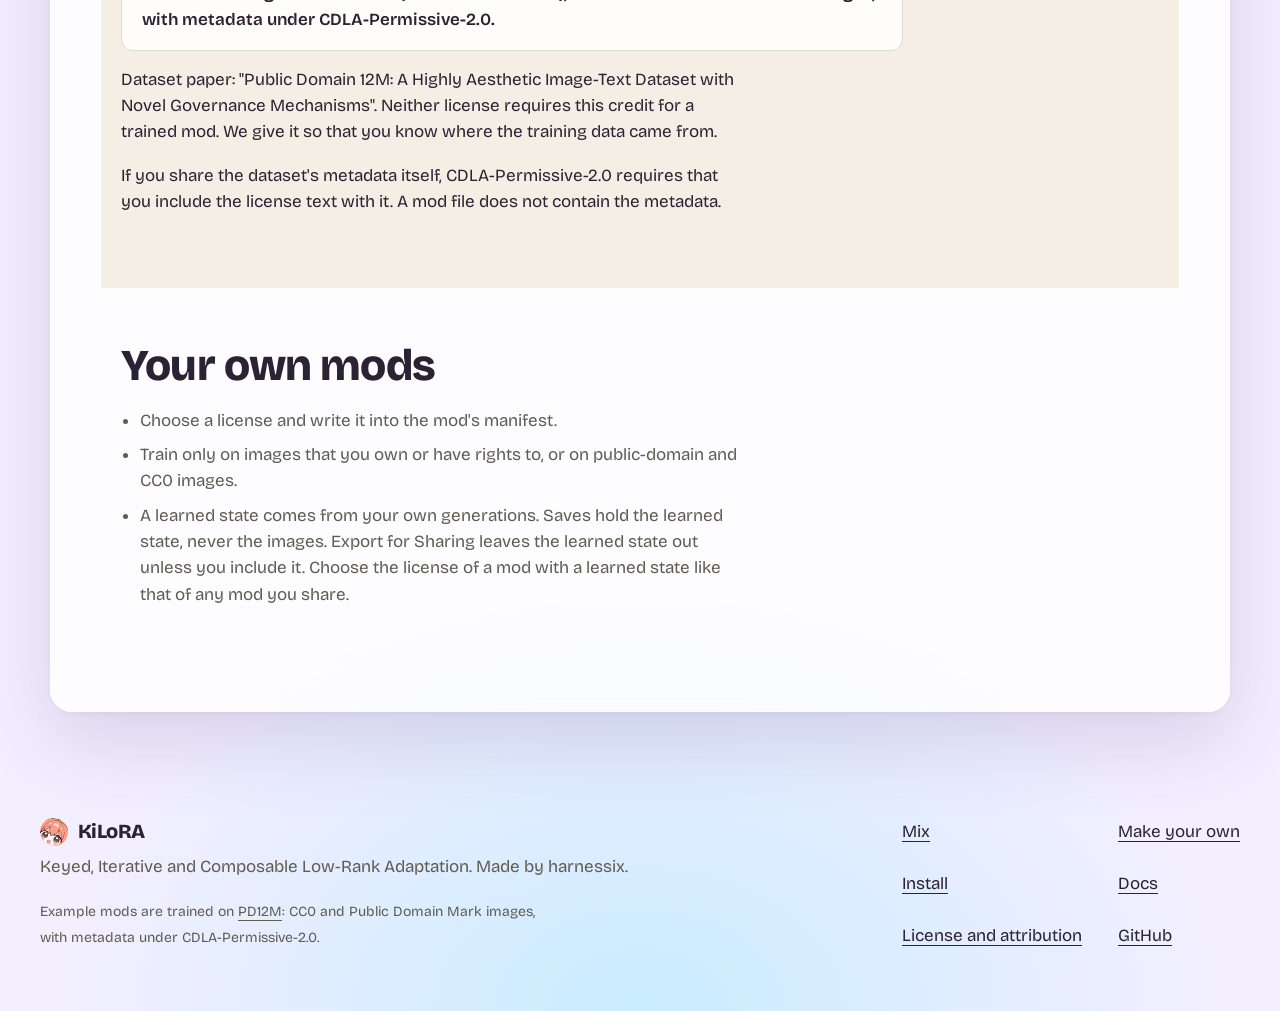
<file: license/index.html>
<!doctype html>
<html lang="en">
<head>

<meta charset="utf-8">
<meta name="viewport" content="width=device-width, initial-scale=1">
<title>License and attribution · KiLoRA</title>
<meta name="description" content="Licenses of the code, the mods, the training data and the base models.">
<link rel="canonical" href="https://harnessix.github.io/kilora-site/license/">
<meta name="theme-color" content="#eef0eb" media="(prefers-color-scheme: light)">
<meta name="theme-color" content="#11120f" media="(prefers-color-scheme: dark)">
<meta property="og:type" content="website">
<meta property="og:site_name" content="KiLoRA">
<meta property="og:title" content="License and attribution · KiLoRA">
<meta property="og:description" content="Licenses of the code, the mods, the training data and the base models.">
<meta property="og:url" content="https://harnessix.github.io/kilora-site/license/">
<meta property="og:image" content="https://harnessix.github.io/kilora-site/assets/banner.1c1c6410ca.png">
<meta property="og:image:width" content="1680">
<meta property="og:image:height" content="720">
<meta name="twitter:card" content="summary_large_image">
<meta name="twitter:title" content="License and attribution · KiLoRA">
<meta name="twitter:description" content="Licenses of the code, the mods, the training data and the base models.">
<meta name="twitter:image" content="https://harnessix.github.io/kilora-site/assets/banner.1c1c6410ca.png">
<link rel="preload" href="../assets/fonts/bricolage-var.aebe1ebbd3.woff" as="font" type="font/woff" crossorigin>
<link rel="icon" href="../assets/icon.81e6618a1c.svg" type="image/svg+xml">
<link rel="icon" href="../favicon.ico" sizes="48x48">
<link rel="apple-touch-icon" href="../assets/icons/apple-touch-icon.258ebed6ac.png">
<link rel="manifest" href="../site.webmanifest">

<link rel="stylesheet" href="../assets/site.c50ab05e8c.css">
<link rel="stylesheet" href="../assets/toon.56abc6d321.css">
<script>window.SITE_ROOT = "../";</script>
<script defer src="../assets/site-data.723903dc5b.js"></script>
<script defer src="../assets/site.82b37228dd.js"></script>
</head>
<body class="subpage">
<a class="skip" href="#main">Skip to content</a>
<header class="bar">
  <a class="brand" href="../" aria-label="KiLoRA home"><img class="mark" src="../assets/icon.81e6618a1c.svg" alt="" width="28" height="28">KiLoRA</a>
  <nav aria-label="Pages">
    <a href="../#mix">Mix</a>
    <a href="../#make">Make your own</a>
    <a href="../install/">Install</a>
    <a href="../docs/">Docs</a>
    <a href="../license/">License</a>
  </nav>
  
  <button class="theme-toggle" type="button" data-theme-toggle aria-label="Switch to dark theme" aria-pressed="false">
    <svg class="i-moon" viewbox="0 0 24 24" fill="none" stroke="currentColor" stroke-width="2" stroke-linecap="round" stroke-linejoin="round" aria-hidden="true"><path d="M20 14.5A8 8 0 0 1 9.5 4a8 8 0 1 0 10.5 10.5Z"></path></svg>
    <svg class="i-sun" viewbox="0 0 24 24" fill="none" stroke="currentColor" stroke-width="2" stroke-linecap="round" stroke-linejoin="round" aria-hidden="true"><circle cx="12" cy="12" r="4"></circle><path d="M12 2v2M12 20v2M4.9 4.9l1.4 1.4M17.7 17.7l1.4 1.4M2 12h2M20 12h2M4.9 19.1l1.4-1.4M17.7 6.3l1.4-1.4"></path></svg>
  </button>
  <a class="btn btn-small" href="https://github.com/harnessix/kilora" rel="noopener">GitHub</a>
</header>

<main id="main" class="page">
<header class="page-head">
  <h1>License and attribution</h1>
  <p class="section-lede">Who may do what with the code, the mods, the training data and the base models. This page explains licenses in plain words. It is not legal advice.</p>
</header>
<section class="page-sec" aria-labelledby="lic-h">
  <h2 id="lic-h">Licenses at a glance</h2>
  <div class="table-wrap" tabindex="0" role="region" aria-labelledby="lic-h">
    <table>
      <thead><tr><th scope="col">Part</th><th scope="col">License</th></tr></thead>
      <tbody>
        <tr><th scope="row">KiLoRA code</th><td>Apache-2.0 </td></tr>
        <tr><th scope="row">This website</th><td>Apache-2.0</td></tr>
        <tr><th scope="row">A mod</th><td>The license in the mod's manifest, chosen by its creator</td></tr>
        <tr><th scope="row">The base model</th><td>The base model's own license. It applies to the base weights and to your use of them. Read it before you use or share a mod.</td></tr>
        <tr><th scope="row">Font (Bricolage Grotesque)</th><td>SIL Open Font License 1.1</td></tr>
        <tr><th scope="row">Font (Noto Serif Display)</th><td>SIL Open Font License 1.1</td></tr>
      </tbody>
    </table>
  </div>
</section>
<section class="page-sec band-box" id="training-data" aria-labelledby="pd-h">
  <h2 id="pd-h">Mods trained on PD12M</h2>
  <p>Some KiLoRA mods are trained on PD12M, the Public Domain 12M image-text dataset.</p>
  <div class="table-wrap" tabindex="0" role="region" aria-labelledby="pd-h">
    <table>
      <thead><tr><th scope="col">Part</th><th scope="col">License</th><th scope="col">What it means for a mod</th></tr></thead>
      <tbody>
        <tr><th scope="row">PD12M images</th><td>CC0 1.0, or the Public Domain Mark</td><td>No copyright restrictions on the training images</td></tr>
        <tr><th scope="row">PD12M metadata (captions and other fields)</th><td>CDLA-Permissive-2.0</td><td>The license puts no restriction or obligation on results, and a trained model is such a result</td></tr>
      </tbody>
    </table>
  </div>
  <h3>Attribution we give</h3>
  <blockquote class="attrib">Trained on images from PD12M (Public Domain 12M), CC0 and Public Domain Mark images, with metadata under CDLA-Permissive-2.0.</blockquote>
  <p>Dataset paper: "Public Domain 12M: A Highly Aesthetic Image-Text Dataset with Novel Governance Mechanisms". Neither license requires this credit for a trained mod. We give it so that you know where the training data came from.</p>
  
  <p>If you share the dataset's metadata itself, CDLA-Permissive-2.0 requires that you include the license text with it. A mod file does not contain the metadata.</p>
</section>
<section class="page-sec" aria-labelledby="own-h">
  <h2 id="own-h">Your own mods</h2>
  <ul class="plain-list">
    <li>Choose a license and write it into the mod's manifest.</li>
    <li>Train only on images that you own or have rights to, or on public-domain and CC0 images.</li>
    <li>A learned state comes from your own generations. Saves hold the learned state, never the images. Export for Sharing leaves the learned state out unless you include it. Choose the license of a mod with a learned state like that of any mod you share.</li>
  </ul>
</section>


</main>
<footer class="foot">
  <div class="foot-grid">
    <div>
      <p class="brand"><img class="mark" src="../assets/icon.81e6618a1c.svg" alt="" width="28" height="28">KiLoRA</p>
      <p class="muted">Keyed, Iterative and Composable Low-Rank Adaptation. Made by harnessix.</p>
      <p class="muted small">Example mods are trained on <a href="../license/#training-data">PD12M</a>: CC0 and Public Domain Mark images, with metadata under CDLA-Permissive-2.0.</p>
    </div>
    <ul class="links">
      <li><a href="../#mix">Mix</a></li>
      <li><a href="../#make">Make your own</a></li>
      <li><a href="../install/">Install</a></li>
      <li><a href="../docs/">Docs</a></li>
      
      <li><a href="../license/">License and attribution</a></li>
      <li><a href="https://github.com/harnessix/kilora" rel="noopener">GitHub</a></li>
    </ul>
  </div>
  
</footer>
<div class="toast" role="status" aria-live="polite" data-toast></div>

</body>
</html>
</file>
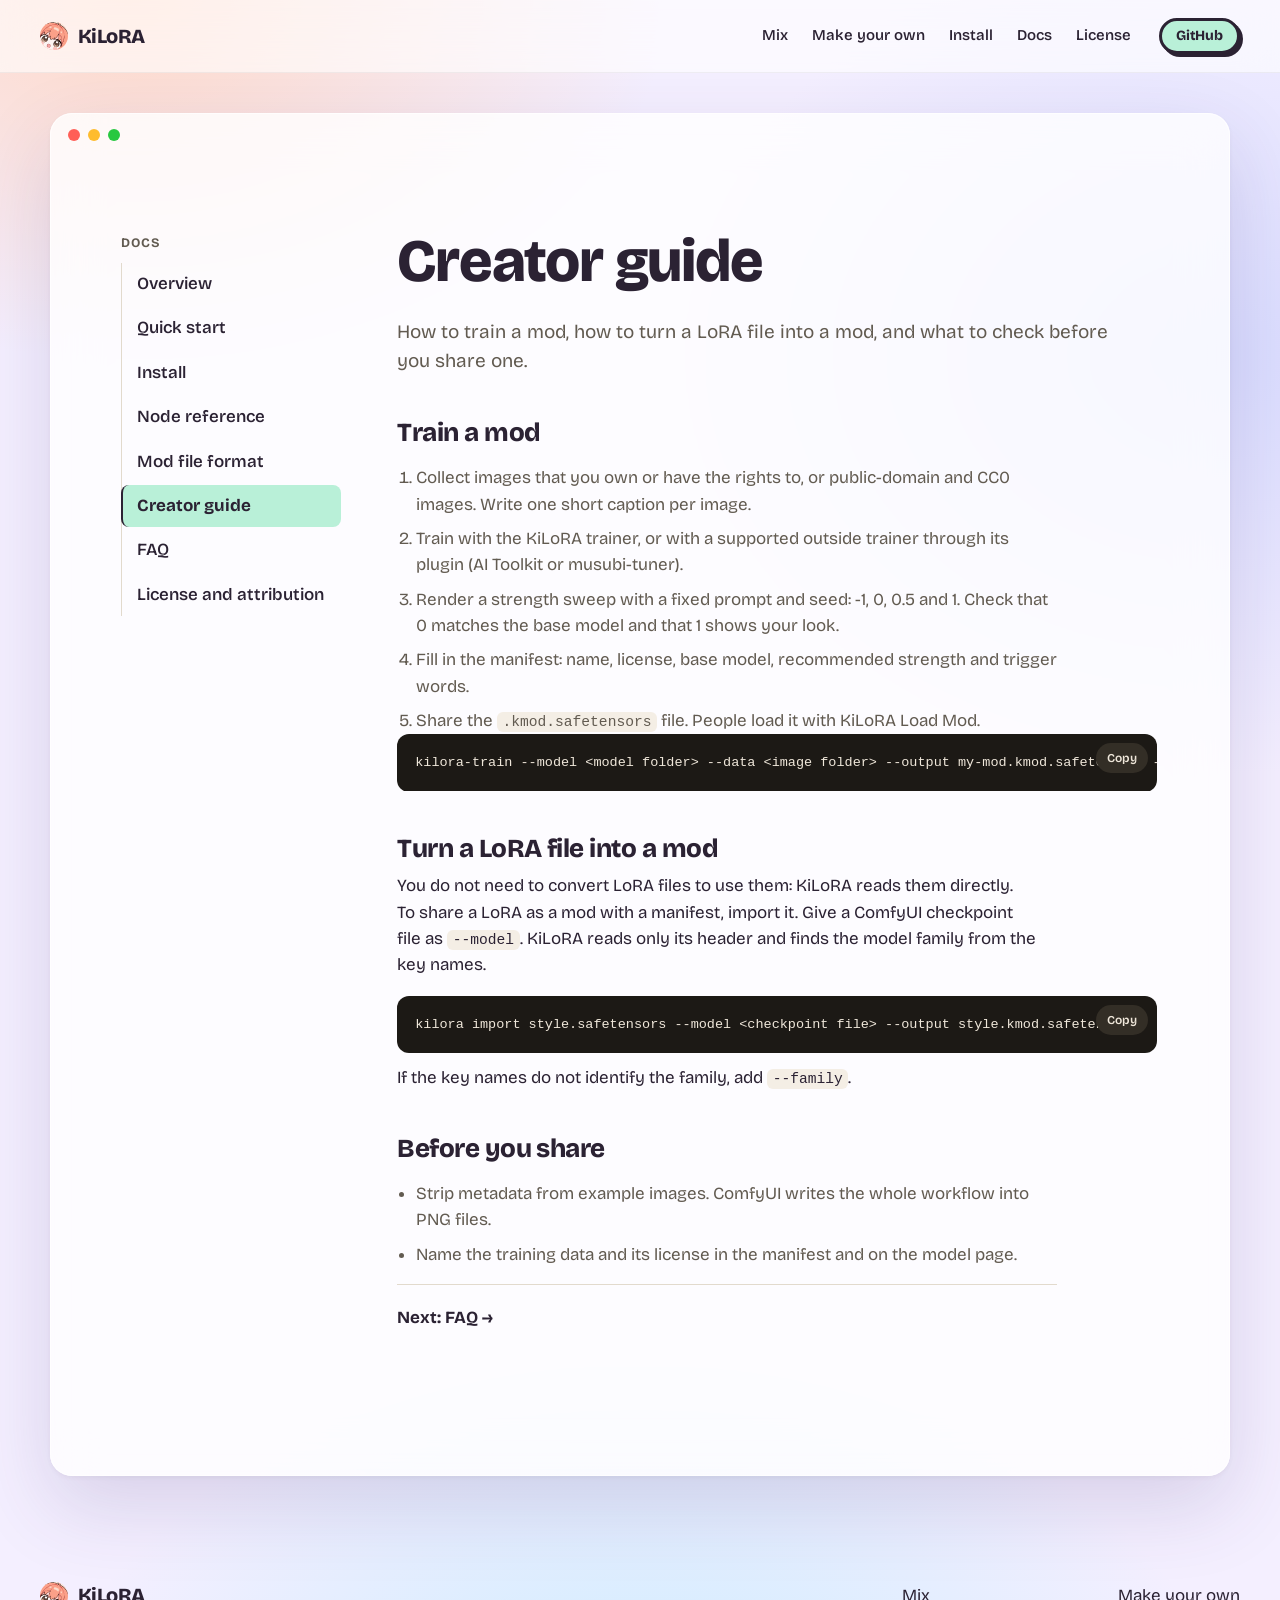
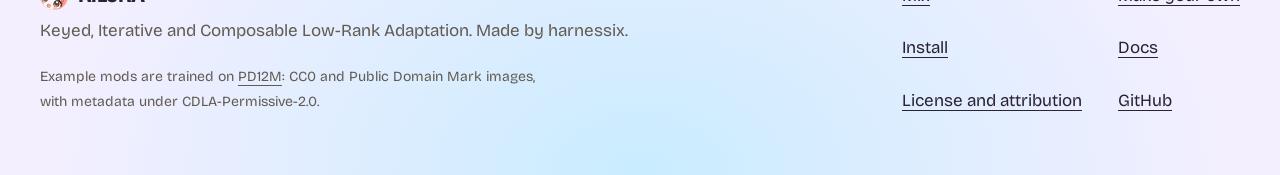
<file: docs/creators/index.html>
<!doctype html>
<html lang="en">
<head>

<meta charset="utf-8">
<meta name="viewport" content="width=device-width, initial-scale=1">
<title>Creator guide · KiLoRA</title>
<meta name="description" content="Train a mod, import LoRA files and share a mod.">
<link rel="canonical" href="https://harnessix.github.io/kilora-site/docs/creators/">
<meta name="theme-color" content="#eef0eb" media="(prefers-color-scheme: light)">
<meta name="theme-color" content="#11120f" media="(prefers-color-scheme: dark)">
<meta property="og:type" content="website">
<meta property="og:site_name" content="KiLoRA">
<meta property="og:title" content="Creator guide · KiLoRA">
<meta property="og:description" content="Train a mod, import LoRA files and share a mod.">
<meta property="og:url" content="https://harnessix.github.io/kilora-site/docs/creators/">
<meta property="og:image" content="https://harnessix.github.io/kilora-site/assets/banner.1c1c6410ca.png">
<meta property="og:image:width" content="1680">
<meta property="og:image:height" content="720">
<meta name="twitter:card" content="summary_large_image">
<meta name="twitter:title" content="Creator guide · KiLoRA">
<meta name="twitter:description" content="Train a mod, import LoRA files and share a mod.">
<meta name="twitter:image" content="https://harnessix.github.io/kilora-site/assets/banner.1c1c6410ca.png">
<link rel="preload" href="../../assets/fonts/bricolage-var.aebe1ebbd3.woff" as="font" type="font/woff" crossorigin>
<link rel="icon" href="../../assets/icon.81e6618a1c.svg" type="image/svg+xml">
<link rel="icon" href="../../favicon.ico" sizes="48x48">
<link rel="apple-touch-icon" href="../../assets/icons/apple-touch-icon.258ebed6ac.png">
<link rel="manifest" href="../../site.webmanifest">

<link rel="stylesheet" href="../../assets/site.c50ab05e8c.css">
<link rel="stylesheet" href="../../assets/toon.56abc6d321.css">
<script>window.SITE_ROOT = "../../";</script>
<script defer src="../../assets/site-data.723903dc5b.js"></script>
<script defer src="../../assets/site.82b37228dd.js"></script>
</head>
<body class="subpage">
<a class="skip" href="#main">Skip to content</a>
<header class="bar">
  <a class="brand" href="../../" aria-label="KiLoRA home"><img class="mark" src="../../assets/icon.81e6618a1c.svg" alt="" width="28" height="28">KiLoRA</a>
  <nav aria-label="Pages">
    <a href="../../#mix">Mix</a>
    <a href="../../#make">Make your own</a>
    <a href="../../install/">Install</a>
    <a href="../../docs/">Docs</a>
    <a href="../../license/">License</a>
  </nav>
  
  <button class="theme-toggle" type="button" data-theme-toggle aria-label="Switch to dark theme" aria-pressed="false">
    <svg class="i-moon" viewbox="0 0 24 24" fill="none" stroke="currentColor" stroke-width="2" stroke-linecap="round" stroke-linejoin="round" aria-hidden="true"><path d="M20 14.5A8 8 0 0 1 9.5 4a8 8 0 1 0 10.5 10.5Z"></path></svg>
    <svg class="i-sun" viewbox="0 0 24 24" fill="none" stroke="currentColor" stroke-width="2" stroke-linecap="round" stroke-linejoin="round" aria-hidden="true"><circle cx="12" cy="12" r="4"></circle><path d="M12 2v2M12 20v2M4.9 4.9l1.4 1.4M17.7 17.7l1.4 1.4M2 12h2M20 12h2M4.9 19.1l1.4-1.4M17.7 6.3l1.4-1.4"></path></svg>
  </button>
  <a class="btn btn-small" href="https://github.com/harnessix/kilora" rel="noopener">GitHub</a>
</header>

<main id="main" class="page docs-page">
<div class="docs-layout">
<nav class="docs-nav" aria-label="Docs"><p class="docs-nav-h">Docs</p><ul><li><a href="../../docs/">Overview</a></li><li><a href="../../docs/quick-start/">Quick start</a></li><li><a href="../../install/">Install</a></li><li><a href="../../docs/nodes/">Node reference</a></li><li><a href="../../docs/mod-format/">Mod file format</a></li><li><a href="../../docs/creators/" aria-current="page">Creator guide</a></li><li><a href="../../docs/faq/">FAQ</a></li><li><a href="../../license/">License and attribution</a></li></ul></nav>
<article class="docs-article">
<h1>Creator guide</h1>
<p class="section-lede">How to train a mod, how to turn a LoRA file into a mod, and what to check before you share one.</p>

<h2 id="static">Train a mod</h2>
<ol class="plain-list">
  <li>Collect images that you own or have the rights to, or public-domain and CC0 images. Write one short caption per image.</li>
  <li>Train with the KiLoRA trainer, or with a supported outside trainer through its plugin (AI Toolkit or musubi-tuner).</li>
  <li>Render a strength sweep with a fixed prompt and seed: -1, 0, 0.5 and 1. Check that 0 matches the base model and that 1 shows your look.</li>
  <li>Fill in the manifest: name, license, base model, recommended strength and trigger words.</li>
  <li>Share the <code>.kmod.safetensors</code> file. People load it with KiLoRA Load Mod.</li>
</ol>
<div class="pre-wrap"><pre><code>kilora-train --model &lt;model folder&gt; --data &lt;image folder&gt; --output my-mod.kmod.safetensors --id my-mod</code></pre><button class="copy" type="button" data-copy>Copy</button></div>

<h2 id="import">Turn a LoRA file into a mod</h2>
<p>You do not need to convert LoRA files to use them: KiLoRA reads them directly. To share a LoRA as a mod with a manifest, import it. Give a ComfyUI checkpoint file as <code>--model</code>. KiLoRA reads only its header and finds the model family from the key names.</p>
<div class="pre-wrap"><pre><code>kilora import style.safetensors --model &lt;checkpoint file&gt; --output style.kmod.safetensors</code></pre><button class="copy" type="button" data-copy>Copy</button></div>
<p>If the key names do not identify the family, add <code>--family</code>.</p>

<h2 id="share">Before you share</h2>
<ul class="plain-list">
  <li>Strip metadata from example images. ComfyUI writes the whole workflow into PNG files.</li>
  <li>Name the training data and its license in the manifest and on the model page.</li>
</ul>
<p class="docs-next"><a href="../../docs/faq/">Next: FAQ →</a></p>
</article>
</div>
</main>
<footer class="foot">
  <div class="foot-grid">
    <div>
      <p class="brand"><img class="mark" src="../../assets/icon.81e6618a1c.svg" alt="" width="28" height="28">KiLoRA</p>
      <p class="muted">Keyed, Iterative and Composable Low-Rank Adaptation. Made by harnessix.</p>
      <p class="muted small">Example mods are trained on <a href="../../license/#training-data">PD12M</a>: CC0 and Public Domain Mark images, with metadata under CDLA-Permissive-2.0.</p>
    </div>
    <ul class="links">
      <li><a href="../../#mix">Mix</a></li>
      <li><a href="../../#make">Make your own</a></li>
      <li><a href="../../install/">Install</a></li>
      <li><a href="../../docs/">Docs</a></li>
      
      <li><a href="../../license/">License and attribution</a></li>
      <li><a href="https://github.com/harnessix/kilora" rel="noopener">GitHub</a></li>
    </ul>
  </div>
  
</footer>
<div class="toast" role="status" aria-live="polite" data-toast></div>

</body>
</html>
</file>
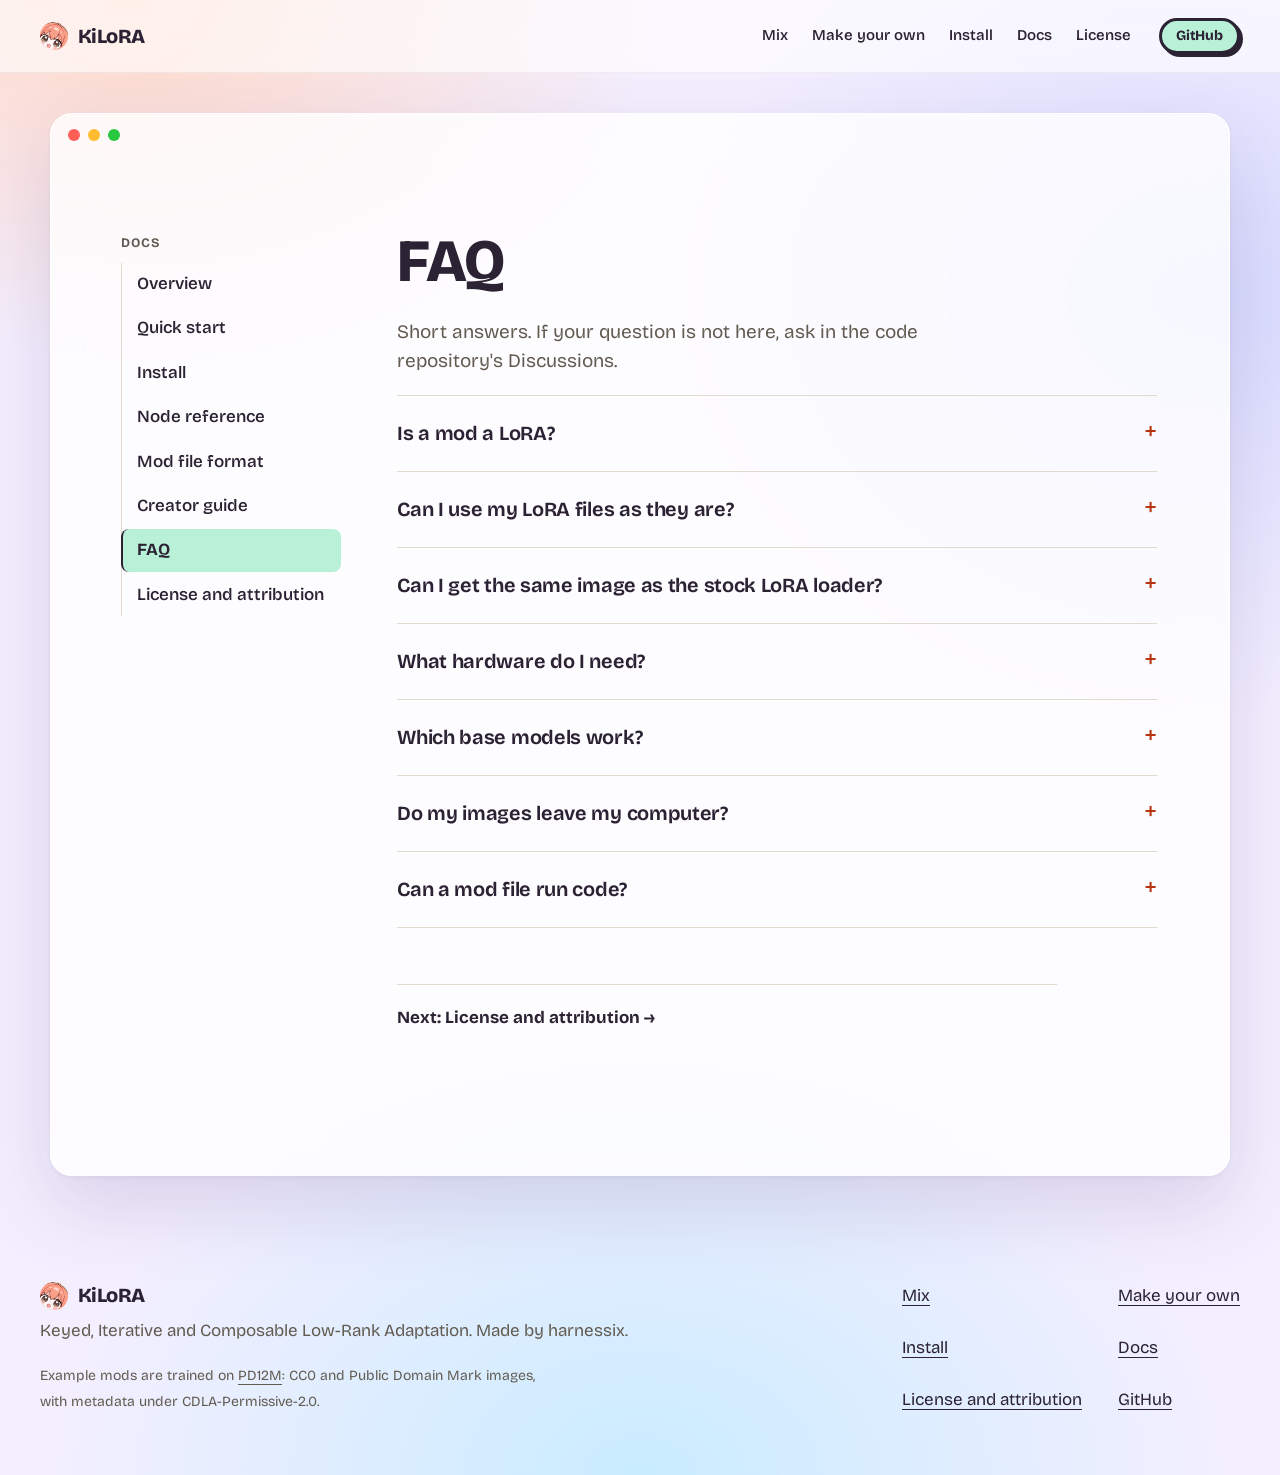
<file: docs/faq/index.html>
<!doctype html>
<html lang="en">
<head>

<meta charset="utf-8">
<meta name="viewport" content="width=device-width, initial-scale=1">
<title>FAQ · KiLoRA</title>
<meta name="description" content="Short answers about mixing LoRAs, mods, hardware, files and licenses.">
<link rel="canonical" href="https://harnessix.github.io/kilora-site/docs/faq/">
<meta name="theme-color" content="#eef0eb" media="(prefers-color-scheme: light)">
<meta name="theme-color" content="#11120f" media="(prefers-color-scheme: dark)">
<meta property="og:type" content="website">
<meta property="og:site_name" content="KiLoRA">
<meta property="og:title" content="FAQ · KiLoRA">
<meta property="og:description" content="Short answers about mixing LoRAs, mods, hardware, files and licenses.">
<meta property="og:url" content="https://harnessix.github.io/kilora-site/docs/faq/">
<meta property="og:image" content="https://harnessix.github.io/kilora-site/assets/banner.1c1c6410ca.png">
<meta property="og:image:width" content="1680">
<meta property="og:image:height" content="720">
<meta name="twitter:card" content="summary_large_image">
<meta name="twitter:title" content="FAQ · KiLoRA">
<meta name="twitter:description" content="Short answers about mixing LoRAs, mods, hardware, files and licenses.">
<meta name="twitter:image" content="https://harnessix.github.io/kilora-site/assets/banner.1c1c6410ca.png">
<link rel="preload" href="../../assets/fonts/bricolage-var.aebe1ebbd3.woff" as="font" type="font/woff" crossorigin>
<link rel="icon" href="../../assets/icon.81e6618a1c.svg" type="image/svg+xml">
<link rel="icon" href="../../favicon.ico" sizes="48x48">
<link rel="apple-touch-icon" href="../../assets/icons/apple-touch-icon.258ebed6ac.png">
<link rel="manifest" href="../../site.webmanifest">

<link rel="stylesheet" href="../../assets/site.c50ab05e8c.css">
<link rel="stylesheet" href="../../assets/toon.56abc6d321.css">
<script>window.SITE_ROOT = "../../";</script>
<script defer src="../../assets/site-data.723903dc5b.js"></script>
<script defer src="../../assets/site.82b37228dd.js"></script>
</head>
<body class="subpage">
<a class="skip" href="#main">Skip to content</a>
<header class="bar">
  <a class="brand" href="../../" aria-label="KiLoRA home"><img class="mark" src="../../assets/icon.81e6618a1c.svg" alt="" width="28" height="28">KiLoRA</a>
  <nav aria-label="Pages">
    <a href="../../#mix">Mix</a>
    <a href="../../#make">Make your own</a>
    <a href="../../install/">Install</a>
    <a href="../../docs/">Docs</a>
    <a href="../../license/">License</a>
  </nav>
  
  <button class="theme-toggle" type="button" data-theme-toggle aria-label="Switch to dark theme" aria-pressed="false">
    <svg class="i-moon" viewbox="0 0 24 24" fill="none" stroke="currentColor" stroke-width="2" stroke-linecap="round" stroke-linejoin="round" aria-hidden="true"><path d="M20 14.5A8 8 0 0 1 9.5 4a8 8 0 1 0 10.5 10.5Z"></path></svg>
    <svg class="i-sun" viewbox="0 0 24 24" fill="none" stroke="currentColor" stroke-width="2" stroke-linecap="round" stroke-linejoin="round" aria-hidden="true"><circle cx="12" cy="12" r="4"></circle><path d="M12 2v2M12 20v2M4.9 4.9l1.4 1.4M17.7 17.7l1.4 1.4M2 12h2M20 12h2M4.9 19.1l1.4-1.4M17.7 6.3l1.4-1.4"></path></svg>
  </button>
  <a class="btn btn-small" href="https://github.com/harnessix/kilora" rel="noopener">GitHub</a>
</header>

<main id="main" class="page docs-page">
<div class="docs-layout">
<nav class="docs-nav" aria-label="Docs"><p class="docs-nav-h">Docs</p><ul><li><a href="../../docs/">Overview</a></li><li><a href="../../docs/quick-start/">Quick start</a></li><li><a href="../../install/">Install</a></li><li><a href="../../docs/nodes/">Node reference</a></li><li><a href="../../docs/mod-format/">Mod file format</a></li><li><a href="../../docs/creators/">Creator guide</a></li><li><a href="../../docs/faq/" aria-current="page">FAQ</a></li><li><a href="../../license/">License and attribution</a></li></ul></nav>
<article class="docs-article">
<h1>FAQ</h1>
<p class="section-lede">Short answers. If your question is not here, ask in the code repository's Discussions.</p>
<div class="faq faq-docs">
  <details><summary>Is a mod a LoRA?</summary><p>It is LoRA-style: small changes on a frozen base model. A mod is its own file type, so it loads through the KiLoRA nodes, not a plain LoRA loader.</p></details>
  <details><summary>Can I use my LoRA files as they are?</summary><p>Yes. Add them with KiLoRA Mod List: Add LoRA or KiLoRA LoRA Loader. KiLoRA reads the usual key forms: ComfyUI, kohya, Diffusers and PEFT.</p></details>
  <details><summary>Can I get the same image as the stock LoRA loader?</summary><p>Yes. Set <code>mix</code> to <code>stack</code> in KiLoRA Settings (Simple). Each LoRA then runs as a plain LoRA, and the result is the stock result.</p></details>
  <details><summary>What hardware do I need?</summary><p>What your base model needs. KiLoRA adds a small amount of work per layer, and GGUF and fp8 models keep their memory size.</p></details>
  <details><summary>Which base models work?</summary><p>Anima and FLUX.3 Klein are verified on GPU. Other families are CPU-tested or experimental. The table is on the <a href="../../#make">home page</a>.</p></details>
  <details><summary>Do my images leave my computer?</summary><p>No. Everything runs locally.</p></details>
  <details><summary>Can a mod file run code?</summary><p>No. A mod file is a standard safetensors file with numbers, example images and a short description.</p></details>
</div>
<p class="docs-next"><a href="../../license/">Next: License and attribution →</a></p>
</article>
</div>
</main>
<footer class="foot">
  <div class="foot-grid">
    <div>
      <p class="brand"><img class="mark" src="../../assets/icon.81e6618a1c.svg" alt="" width="28" height="28">KiLoRA</p>
      <p class="muted">Keyed, Iterative and Composable Low-Rank Adaptation. Made by harnessix.</p>
      <p class="muted small">Example mods are trained on <a href="../../license/#training-data">PD12M</a>: CC0 and Public Domain Mark images, with metadata under CDLA-Permissive-2.0.</p>
    </div>
    <ul class="links">
      <li><a href="../../#mix">Mix</a></li>
      <li><a href="../../#make">Make your own</a></li>
      <li><a href="../../install/">Install</a></li>
      <li><a href="../../docs/">Docs</a></li>
      
      <li><a href="../../license/">License and attribution</a></li>
      <li><a href="https://github.com/harnessix/kilora" rel="noopener">GitHub</a></li>
    </ul>
  </div>
  
</footer>
<div class="toast" role="status" aria-live="polite" data-toast></div>

</body>
</html>
</file>
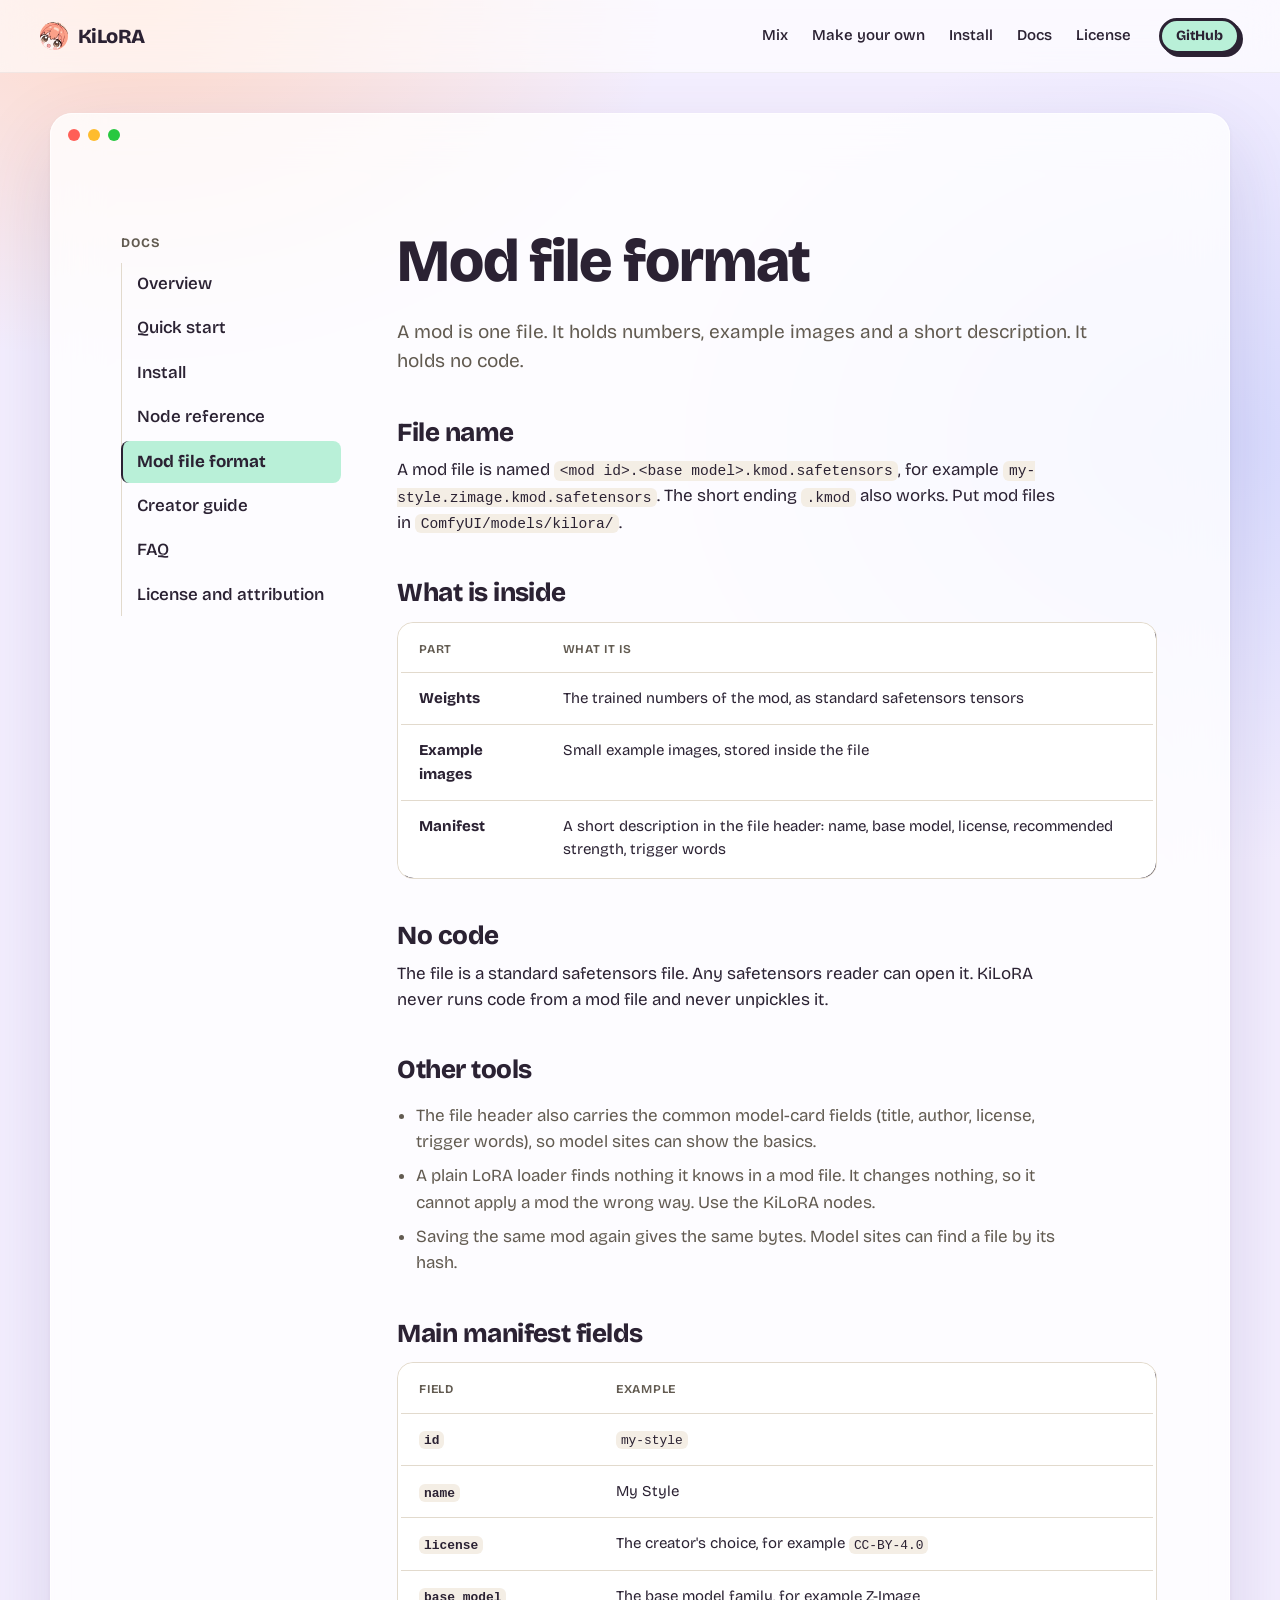
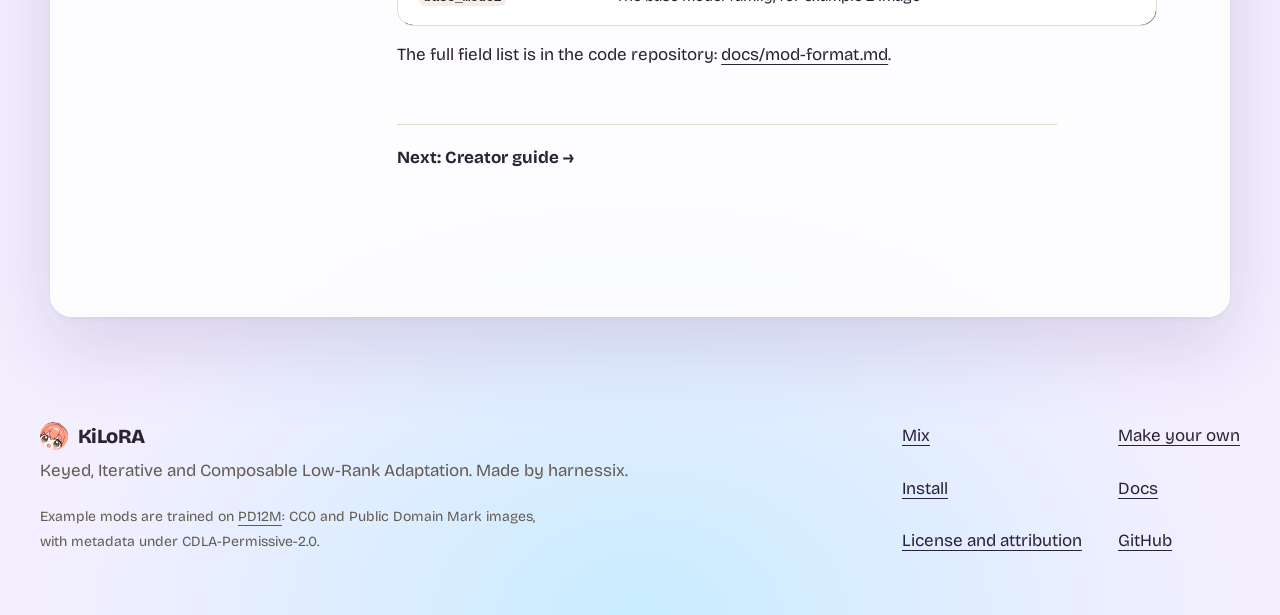
<file: docs/mod-format/index.html>
<!doctype html>
<html lang="en">
<head>

<meta charset="utf-8">
<meta name="viewport" content="width=device-width, initial-scale=1">
<title>Mod file format · KiLoRA</title>
<meta name="description" content="What a mod file contains, how to name it, and why it holds no code.">
<link rel="canonical" href="https://harnessix.github.io/kilora-site/docs/mod-format/">
<meta name="theme-color" content="#eef0eb" media="(prefers-color-scheme: light)">
<meta name="theme-color" content="#11120f" media="(prefers-color-scheme: dark)">
<meta property="og:type" content="website">
<meta property="og:site_name" content="KiLoRA">
<meta property="og:title" content="Mod file format · KiLoRA">
<meta property="og:description" content="What a mod file contains, how to name it, and why it holds no code.">
<meta property="og:url" content="https://harnessix.github.io/kilora-site/docs/mod-format/">
<meta property="og:image" content="https://harnessix.github.io/kilora-site/assets/banner.1c1c6410ca.png">
<meta property="og:image:width" content="1680">
<meta property="og:image:height" content="720">
<meta name="twitter:card" content="summary_large_image">
<meta name="twitter:title" content="Mod file format · KiLoRA">
<meta name="twitter:description" content="What a mod file contains, how to name it, and why it holds no code.">
<meta name="twitter:image" content="https://harnessix.github.io/kilora-site/assets/banner.1c1c6410ca.png">
<link rel="preload" href="../../assets/fonts/bricolage-var.aebe1ebbd3.woff" as="font" type="font/woff" crossorigin>
<link rel="icon" href="../../assets/icon.81e6618a1c.svg" type="image/svg+xml">
<link rel="icon" href="../../favicon.ico" sizes="48x48">
<link rel="apple-touch-icon" href="../../assets/icons/apple-touch-icon.258ebed6ac.png">
<link rel="manifest" href="../../site.webmanifest">

<link rel="stylesheet" href="../../assets/site.c50ab05e8c.css">
<link rel="stylesheet" href="../../assets/toon.56abc6d321.css">
<script>window.SITE_ROOT = "../../";</script>
<script defer src="../../assets/site-data.723903dc5b.js"></script>
<script defer src="../../assets/site.82b37228dd.js"></script>
</head>
<body class="subpage">
<a class="skip" href="#main">Skip to content</a>
<header class="bar">
  <a class="brand" href="../../" aria-label="KiLoRA home"><img class="mark" src="../../assets/icon.81e6618a1c.svg" alt="" width="28" height="28">KiLoRA</a>
  <nav aria-label="Pages">
    <a href="../../#mix">Mix</a>
    <a href="../../#make">Make your own</a>
    <a href="../../install/">Install</a>
    <a href="../../docs/">Docs</a>
    <a href="../../license/">License</a>
  </nav>
  
  <button class="theme-toggle" type="button" data-theme-toggle aria-label="Switch to dark theme" aria-pressed="false">
    <svg class="i-moon" viewbox="0 0 24 24" fill="none" stroke="currentColor" stroke-width="2" stroke-linecap="round" stroke-linejoin="round" aria-hidden="true"><path d="M20 14.5A8 8 0 0 1 9.5 4a8 8 0 1 0 10.5 10.5Z"></path></svg>
    <svg class="i-sun" viewbox="0 0 24 24" fill="none" stroke="currentColor" stroke-width="2" stroke-linecap="round" stroke-linejoin="round" aria-hidden="true"><circle cx="12" cy="12" r="4"></circle><path d="M12 2v2M12 20v2M4.9 4.9l1.4 1.4M17.7 17.7l1.4 1.4M2 12h2M20 12h2M4.9 19.1l1.4-1.4M17.7 6.3l1.4-1.4"></path></svg>
  </button>
  <a class="btn btn-small" href="https://github.com/harnessix/kilora" rel="noopener">GitHub</a>
</header>

<main id="main" class="page docs-page">
<div class="docs-layout">
<nav class="docs-nav" aria-label="Docs"><p class="docs-nav-h">Docs</p><ul><li><a href="../../docs/">Overview</a></li><li><a href="../../docs/quick-start/">Quick start</a></li><li><a href="../../install/">Install</a></li><li><a href="../../docs/nodes/">Node reference</a></li><li><a href="../../docs/mod-format/" aria-current="page">Mod file format</a></li><li><a href="../../docs/creators/">Creator guide</a></li><li><a href="../../docs/faq/">FAQ</a></li><li><a href="../../license/">License and attribution</a></li></ul></nav>
<article class="docs-article">
<h1>Mod file format</h1>
<p class="section-lede">A mod is one file. It holds numbers, example images and a short description. It holds no code.</p>

<h2 id="name">File name</h2>
<p>A mod file is named <code>&lt;mod id&gt;.&lt;base model&gt;.kmod.safetensors</code>, for example <code>my-style.zimage.kmod.safetensors</code>. The short ending <code>.kmod</code> also works. Put mod files in <code>ComfyUI/models/kilora/</code>.</p>

<h2 id="contents">What is inside</h2>
<div class="table-wrap" tabindex="0" role="region" aria-labelledby="contents">
  <table>
    <thead><tr><th scope="col">Part</th><th scope="col">What it is</th></tr></thead>
    <tbody>
      <tr><th scope="row">Weights</th><td>The trained numbers of the mod, as standard safetensors tensors</td></tr>
      <tr><th scope="row">Example images</th><td>Small example images, stored inside the file</td></tr>
      <tr><th scope="row">Manifest</th><td>A short description in the file header: name, base model, license, recommended strength, trigger words</td></tr>
    </tbody>
  </table>
</div>

<h2 id="safe">No code</h2>
<p>The file is a standard safetensors file. Any safetensors reader can open it. KiLoRA never runs code from a mod file and never unpickles it.</p>

<h2 id="tools">Other tools</h2>
<ul class="plain-list">
  <li>The file header also carries the common model-card fields (title, author, license, trigger words), so model sites can show the basics.</li>
  <li>A plain LoRA loader finds nothing it knows in a mod file. It changes nothing, so it cannot apply a mod the wrong way. Use the KiLoRA nodes.</li>
  <li>Saving the same mod again gives the same bytes. Model sites can find a file by its hash.</li>
</ul>

<h2 id="manifest">Main manifest fields</h2>
<div class="table-wrap" tabindex="0" role="region" aria-labelledby="manifest">
  <table>
    <thead><tr><th scope="col">Field</th><th scope="col">Example</th></tr></thead>
    <tbody>
      <tr><th scope="row"><code>id</code></th><td><code>my-style</code></td></tr>
      <tr><th scope="row"><code>name</code></th><td>My Style</td></tr>
      <tr><th scope="row"><code>license</code></th><td>The creator's choice, for example <code>CC-BY-4.0</code></td></tr>
      <tr><th scope="row"><code>base_model</code></th><td>The base model family, for example Z-Image</td></tr>
    </tbody>
  </table>
</div>
<p>The full field list is in the code repository: <a href="https://github.com/harnessix/kilora/blob/main/docs/mod-format.md" rel="noopener">docs/mod-format.md</a>.</p>
<p class="docs-next"><a href="../../docs/creators/">Next: Creator guide →</a></p>
</article>
</div>
</main>
<footer class="foot">
  <div class="foot-grid">
    <div>
      <p class="brand"><img class="mark" src="../../assets/icon.81e6618a1c.svg" alt="" width="28" height="28">KiLoRA</p>
      <p class="muted">Keyed, Iterative and Composable Low-Rank Adaptation. Made by harnessix.</p>
      <p class="muted small">Example mods are trained on <a href="../../license/#training-data">PD12M</a>: CC0 and Public Domain Mark images, with metadata under CDLA-Permissive-2.0.</p>
    </div>
    <ul class="links">
      <li><a href="../../#mix">Mix</a></li>
      <li><a href="../../#make">Make your own</a></li>
      <li><a href="../../install/">Install</a></li>
      <li><a href="../../docs/">Docs</a></li>
      
      <li><a href="../../license/">License and attribution</a></li>
      <li><a href="https://github.com/harnessix/kilora" rel="noopener">GitHub</a></li>
    </ul>
  </div>
  
</footer>
<div class="toast" role="status" aria-live="polite" data-toast></div>

</body>
</html>
</file>
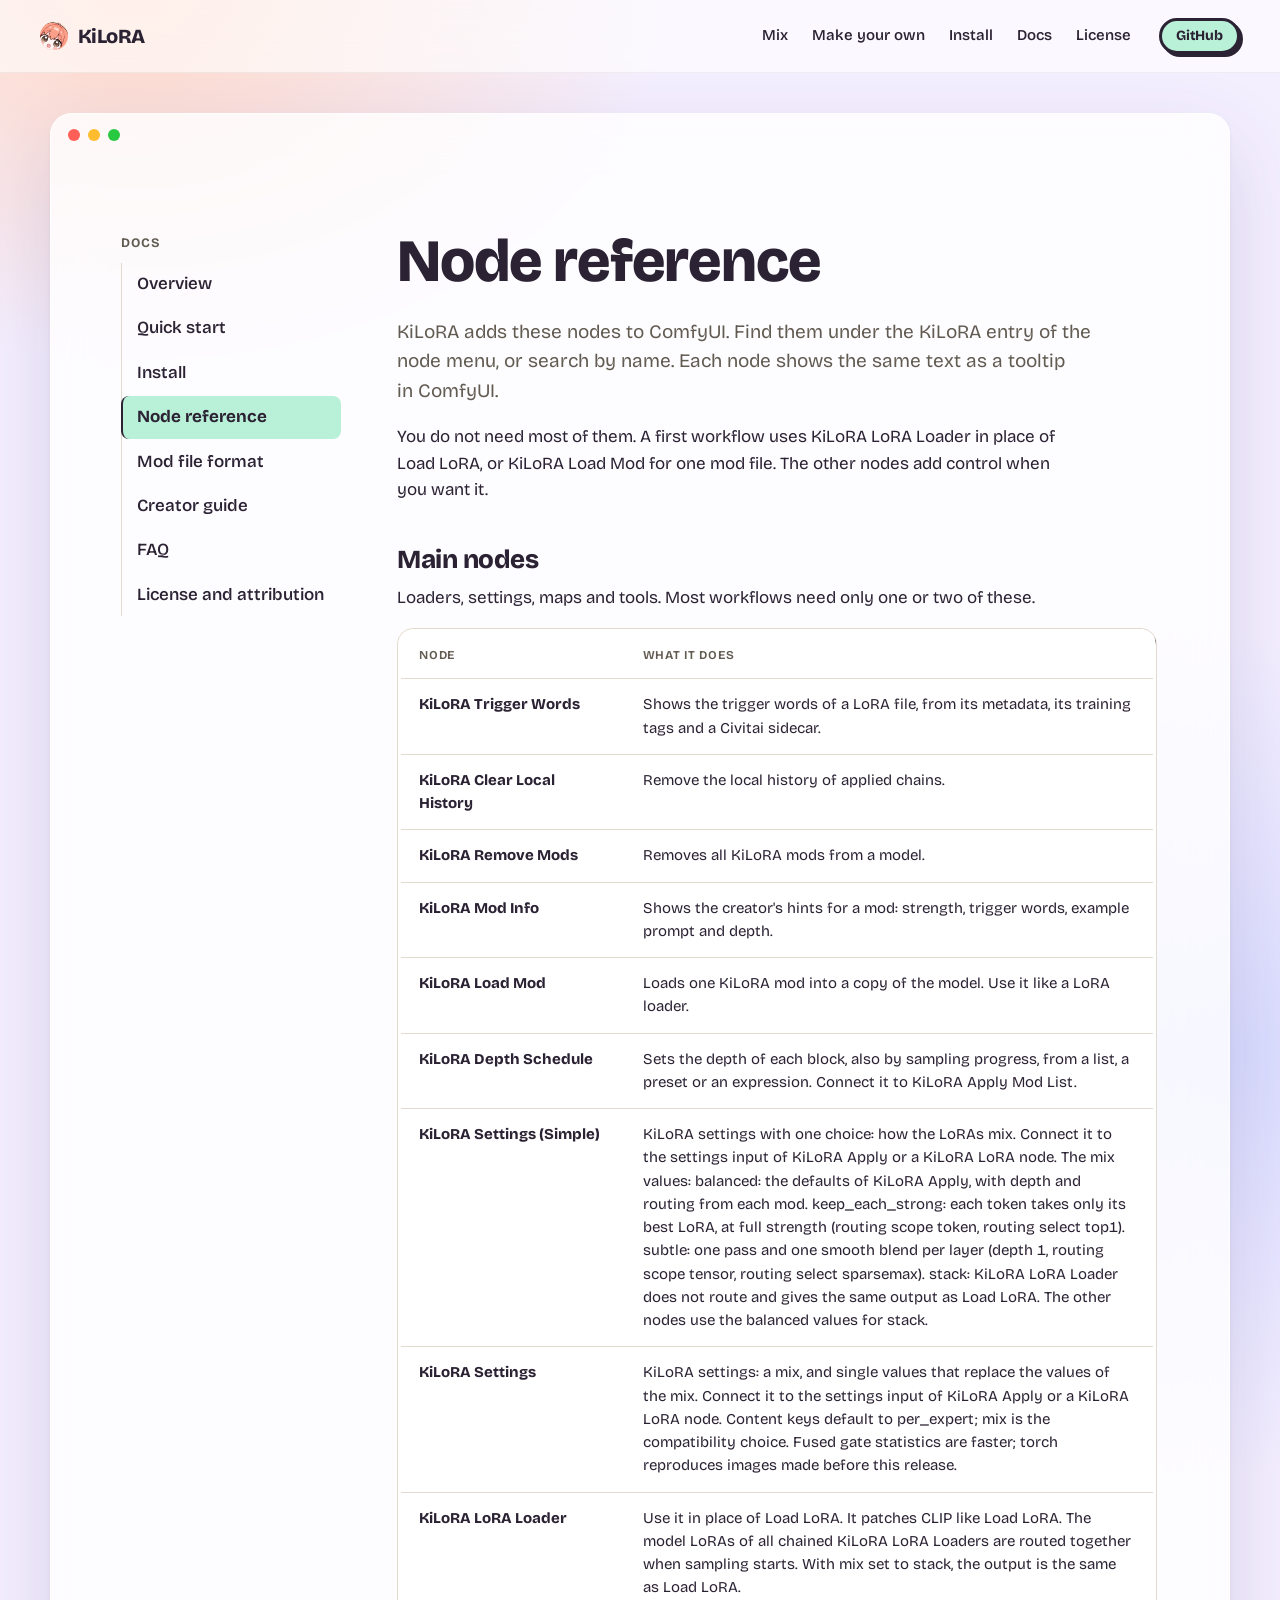
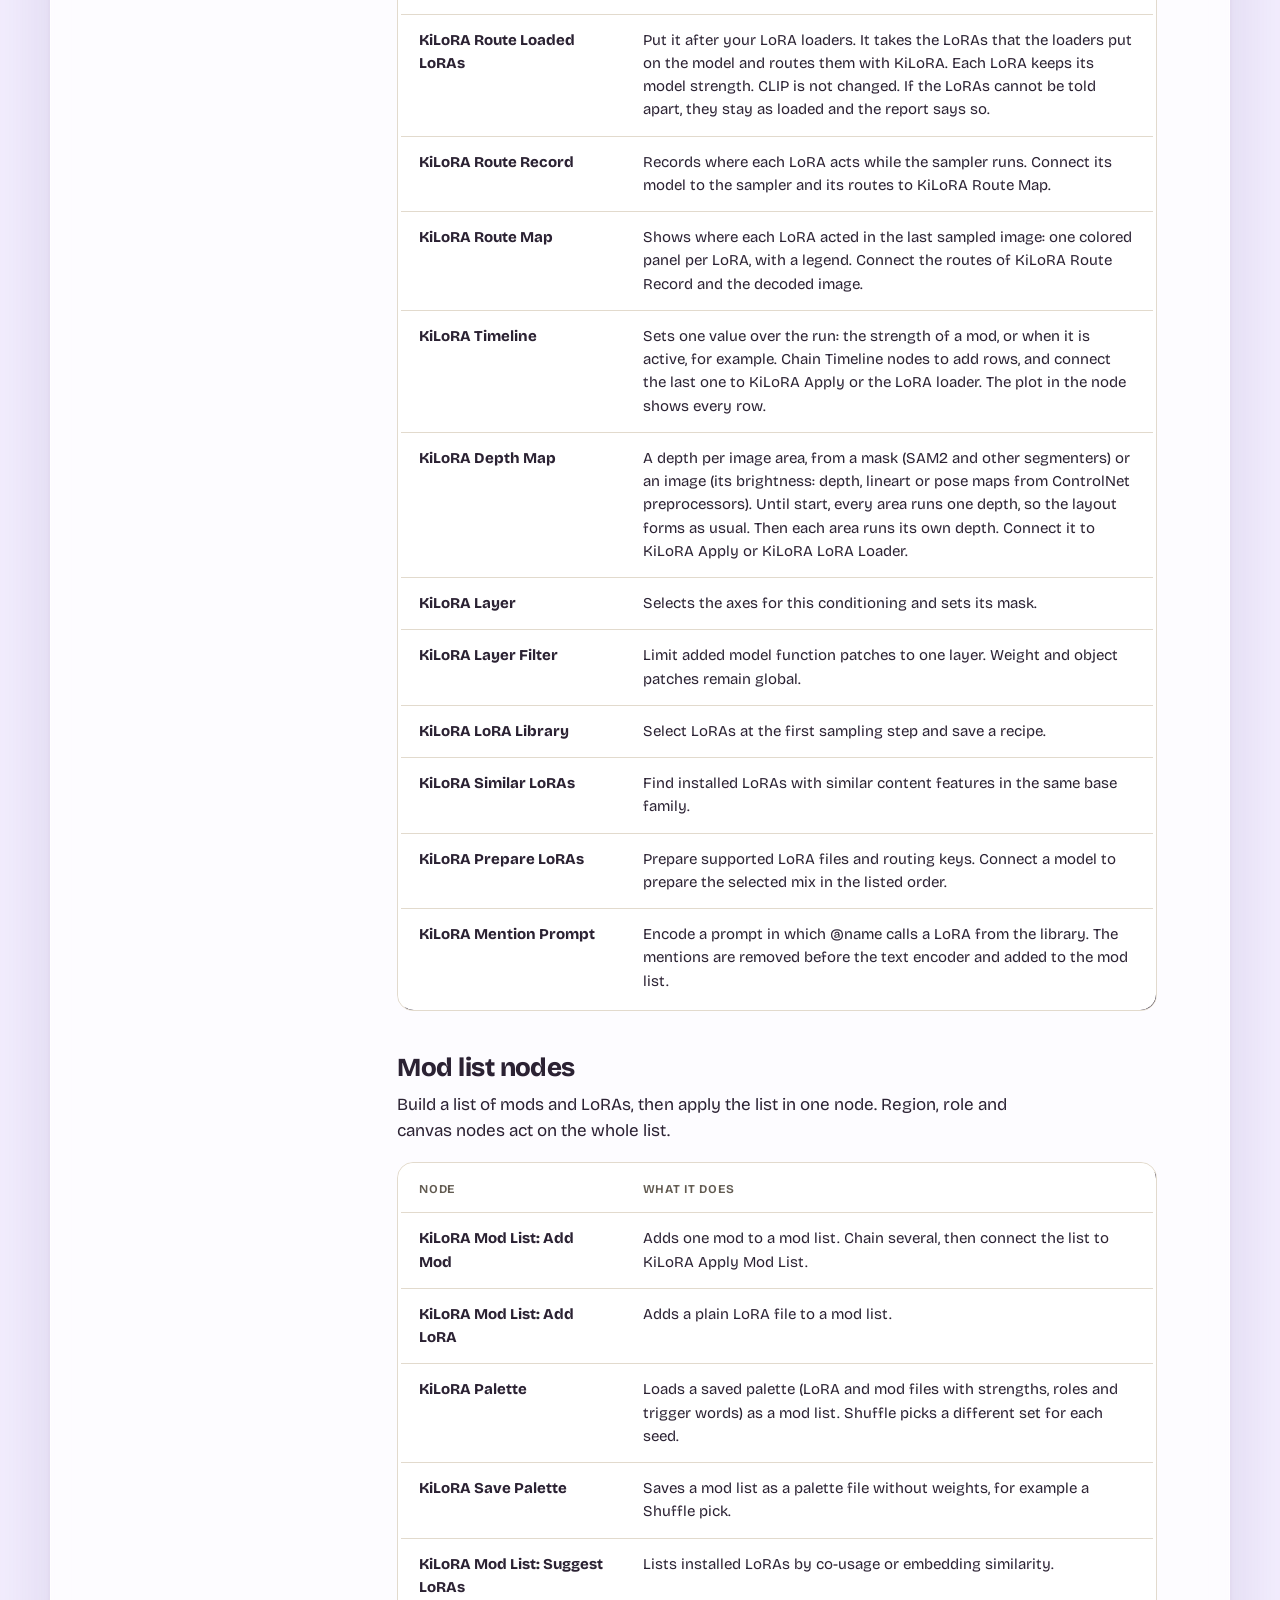
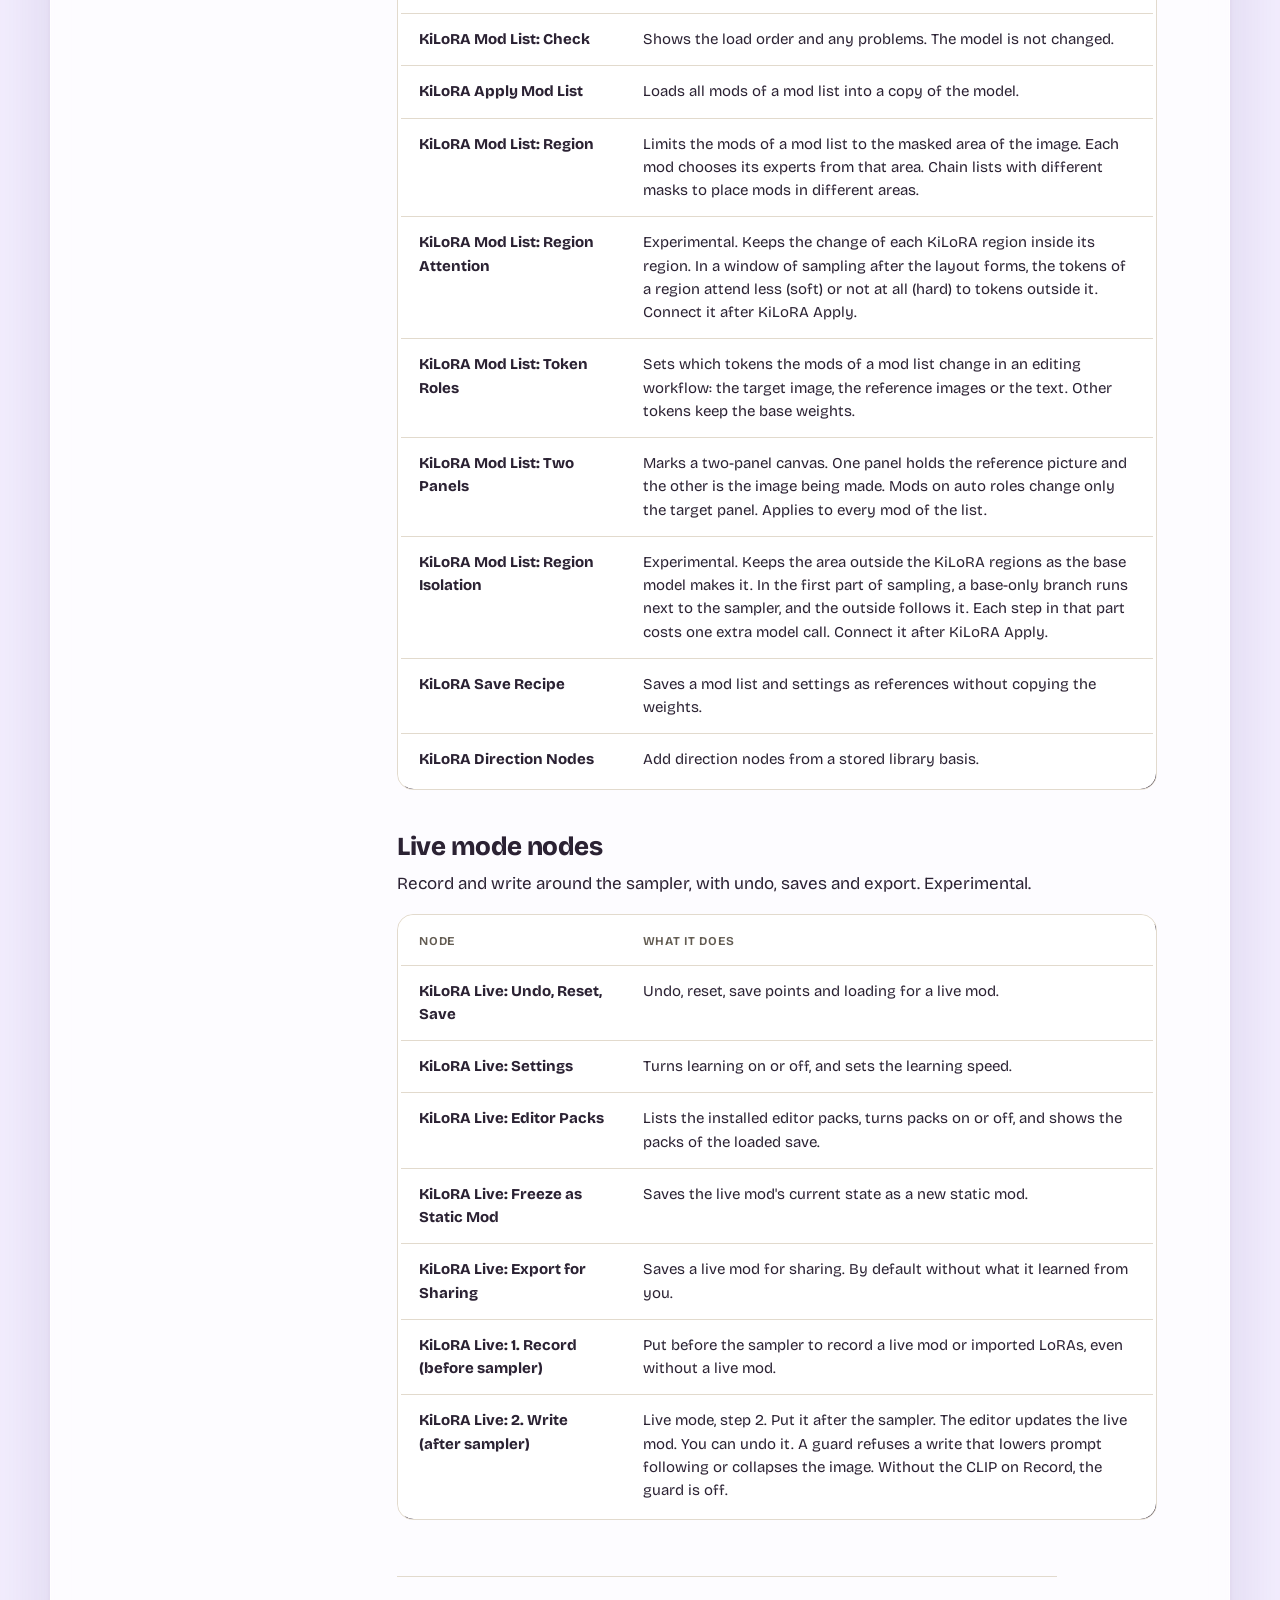
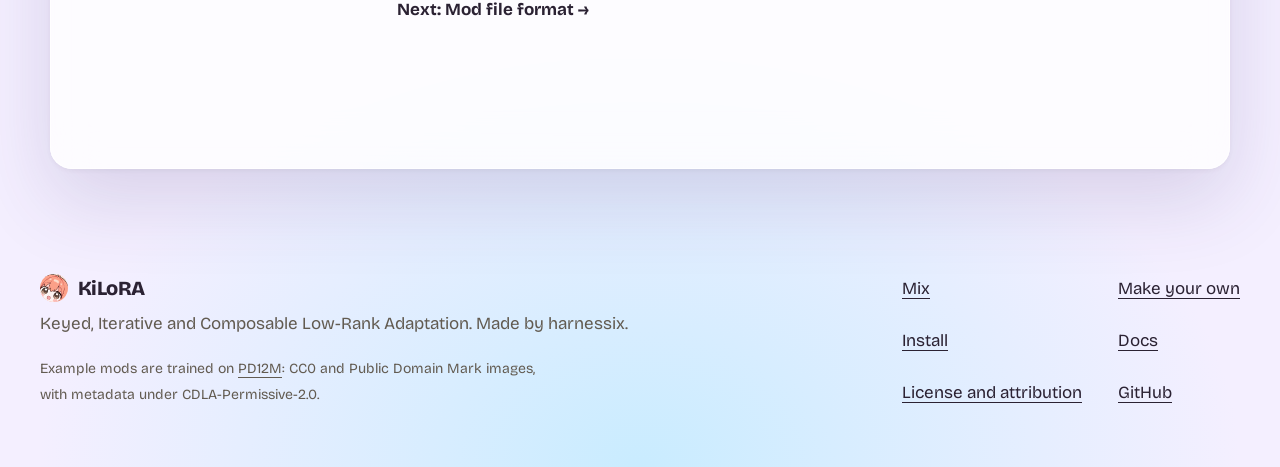
<file: docs/nodes/index.html>
<!doctype html>
<html lang="en">
<head>

<meta charset="utf-8">
<meta name="viewport" content="width=device-width, initial-scale=1">
<title>Node reference · KiLoRA</title>
<meta name="description" content="Every KiLoRA node for ComfyUI in one list: what each one does and where it sits in the node menu.">
<link rel="canonical" href="https://harnessix.github.io/kilora-site/docs/nodes/">
<meta name="theme-color" content="#eef0eb" media="(prefers-color-scheme: light)">
<meta name="theme-color" content="#11120f" media="(prefers-color-scheme: dark)">
<meta property="og:type" content="website">
<meta property="og:site_name" content="KiLoRA">
<meta property="og:title" content="Node reference · KiLoRA">
<meta property="og:description" content="Every KiLoRA node for ComfyUI in one list: what each one does and where it sits in the node menu.">
<meta property="og:url" content="https://harnessix.github.io/kilora-site/docs/nodes/">
<meta property="og:image" content="https://harnessix.github.io/kilora-site/assets/banner.1c1c6410ca.png">
<meta property="og:image:width" content="1680">
<meta property="og:image:height" content="720">
<meta name="twitter:card" content="summary_large_image">
<meta name="twitter:title" content="Node reference · KiLoRA">
<meta name="twitter:description" content="Every KiLoRA node for ComfyUI in one list: what each one does and where it sits in the node menu.">
<meta name="twitter:image" content="https://harnessix.github.io/kilora-site/assets/banner.1c1c6410ca.png">
<link rel="preload" href="../../assets/fonts/bricolage-var.aebe1ebbd3.woff" as="font" type="font/woff" crossorigin>
<link rel="icon" href="../../assets/icon.81e6618a1c.svg" type="image/svg+xml">
<link rel="icon" href="../../favicon.ico" sizes="48x48">
<link rel="apple-touch-icon" href="../../assets/icons/apple-touch-icon.258ebed6ac.png">
<link rel="manifest" href="../../site.webmanifest">

<link rel="stylesheet" href="../../assets/site.c50ab05e8c.css">
<link rel="stylesheet" href="../../assets/toon.56abc6d321.css">
<script>window.SITE_ROOT = "../../";</script>
<script defer src="../../assets/site-data.723903dc5b.js"></script>
<script defer src="../../assets/site.82b37228dd.js"></script>
</head>
<body class="subpage">
<a class="skip" href="#main">Skip to content</a>
<header class="bar">
  <a class="brand" href="../../" aria-label="KiLoRA home"><img class="mark" src="../../assets/icon.81e6618a1c.svg" alt="" width="28" height="28">KiLoRA</a>
  <nav aria-label="Pages">
    <a href="../../#mix">Mix</a>
    <a href="../../#make">Make your own</a>
    <a href="../../install/">Install</a>
    <a href="../../docs/">Docs</a>
    <a href="../../license/">License</a>
  </nav>
  
  <button class="theme-toggle" type="button" data-theme-toggle aria-label="Switch to dark theme" aria-pressed="false">
    <svg class="i-moon" viewbox="0 0 24 24" fill="none" stroke="currentColor" stroke-width="2" stroke-linecap="round" stroke-linejoin="round" aria-hidden="true"><path d="M20 14.5A8 8 0 0 1 9.5 4a8 8 0 1 0 10.5 10.5Z"></path></svg>
    <svg class="i-sun" viewbox="0 0 24 24" fill="none" stroke="currentColor" stroke-width="2" stroke-linecap="round" stroke-linejoin="round" aria-hidden="true"><circle cx="12" cy="12" r="4"></circle><path d="M12 2v2M12 20v2M4.9 4.9l1.4 1.4M17.7 17.7l1.4 1.4M2 12h2M20 12h2M4.9 19.1l1.4-1.4M17.7 6.3l1.4-1.4"></path></svg>
  </button>
  <a class="btn btn-small" href="https://github.com/harnessix/kilora" rel="noopener">GitHub</a>
</header>

<main id="main" class="page docs-page">
<div class="docs-layout">
<nav class="docs-nav" aria-label="Docs"><p class="docs-nav-h">Docs</p><ul><li><a href="../../docs/">Overview</a></li><li><a href="../../docs/quick-start/">Quick start</a></li><li><a href="../../install/">Install</a></li><li><a href="../../docs/nodes/" aria-current="page">Node reference</a></li><li><a href="../../docs/mod-format/">Mod file format</a></li><li><a href="../../docs/creators/">Creator guide</a></li><li><a href="../../docs/faq/">FAQ</a></li><li><a href="../../license/">License and attribution</a></li></ul></nav>
<article class="docs-article">
<h1>Node reference</h1>
<p class="section-lede">KiLoRA adds these nodes to ComfyUI. Find them under the KiLoRA entry of the node menu, or search by name. Each node shows the same text as a tooltip in ComfyUI.</p>
<p>You do not need most of them. A first workflow uses KiLoRA LoRA Loader in place of Load LoRA, or KiLoRA Load Mod for one mod file. The other nodes add control when you want it.</p>
<h2 id="nodes-core">Main nodes</h2><p>Loaders, settings, maps and tools. Most workflows need only one or two of these.</p><div class="table-wrap nodes-table" tabindex="0" role="region" aria-labelledby="nodes-core"><table><thead><tr><th scope="col">Node</th><th scope="col">What it does</th></tr></thead><tbody><tr><th scope="row">KiLoRA Trigger Words</th><td>Shows the trigger words of a LoRA file, from its metadata, its training tags and a Civitai sidecar.</td></tr><tr><th scope="row">KiLoRA Clear Local History</th><td>Remove the local history of applied chains.</td></tr><tr><th scope="row">KiLoRA Remove Mods</th><td>Removes all KiLoRA mods from a model.</td></tr><tr><th scope="row">KiLoRA Mod Info</th><td>Shows the creator&#x27;s hints for a mod: strength, trigger words, example prompt and depth.</td></tr><tr><th scope="row">KiLoRA Load Mod</th><td>Loads one KiLoRA mod into a copy of the model. Use it like a LoRA loader.</td></tr><tr><th scope="row">KiLoRA Depth Schedule</th><td>Sets the depth of each block, also by sampling progress, from a list, a preset or an expression. Connect it to KiLoRA Apply Mod List.</td></tr><tr><th scope="row">KiLoRA Settings (Simple)</th><td>KiLoRA settings with one choice: how the LoRAs mix. Connect it to the settings input of KiLoRA Apply or a KiLoRA LoRA node. The mix values: balanced: the defaults of KiLoRA Apply, with depth and routing from each mod. keep_each_strong: each token takes only its best LoRA, at full strength (routing scope token, routing select top1). subtle: one pass and one smooth blend per layer (depth 1, routing scope tensor, routing select sparsemax). stack: KiLoRA LoRA Loader does not route and gives the same output as Load LoRA. The other nodes use the balanced values for stack.</td></tr><tr><th scope="row">KiLoRA Settings</th><td>KiLoRA settings: a mix, and single values that replace the values of the mix. Connect it to the settings input of KiLoRA Apply or a KiLoRA LoRA node. Content keys default to per_expert; mix is the compatibility choice. Fused gate statistics are faster; torch reproduces images made before this release.</td></tr><tr><th scope="row">KiLoRA LoRA Loader</th><td>Use it in place of Load LoRA. It patches CLIP like Load LoRA. The model LoRAs of all chained KiLoRA LoRA Loaders are routed together when sampling starts. With mix set to stack, the output is the same as Load LoRA.</td></tr><tr><th scope="row">KiLoRA Route Loaded LoRAs</th><td>Put it after your LoRA loaders. It takes the LoRAs that the loaders put on the model and routes them with KiLoRA. Each LoRA keeps its model strength. CLIP is not changed. If the LoRAs cannot be told apart, they stay as loaded and the report says so.</td></tr><tr><th scope="row">KiLoRA Route Record</th><td>Records where each LoRA acts while the sampler runs. Connect its model to the sampler and its routes to KiLoRA Route Map.</td></tr><tr><th scope="row">KiLoRA Route Map</th><td>Shows where each LoRA acted in the last sampled image: one colored panel per LoRA, with a legend. Connect the routes of KiLoRA Route Record and the decoded image.</td></tr><tr><th scope="row">KiLoRA Timeline</th><td>Sets one value over the run: the strength of a mod, or when it is active, for example. Chain Timeline nodes to add rows, and connect the last one to KiLoRA Apply or the LoRA loader. The plot in the node shows every row.</td></tr><tr><th scope="row">KiLoRA Depth Map</th><td>A depth per image area, from a mask (SAM2 and other segmenters) or an image (its brightness: depth, lineart or pose maps from ControlNet preprocessors). Until start, every area runs one depth, so the layout forms as usual. Then each area runs its own depth. Connect it to KiLoRA Apply or KiLoRA LoRA Loader.</td></tr><tr><th scope="row">KiLoRA Layer</th><td>Selects the axes for this conditioning and sets its mask.</td></tr><tr><th scope="row">KiLoRA Layer Filter</th><td>Limit added model function patches to one layer. Weight and object patches remain global.</td></tr><tr><th scope="row">KiLoRA LoRA Library</th><td>Select LoRAs at the first sampling step and save a recipe.</td></tr><tr><th scope="row">KiLoRA Similar LoRAs</th><td>Find installed LoRAs with similar content features in the same base family.</td></tr><tr><th scope="row">KiLoRA Prepare LoRAs</th><td>Prepare supported LoRA files and routing keys. Connect a model to prepare the selected mix in the listed order.</td></tr><tr><th scope="row">KiLoRA Mention Prompt</th><td>Encode a prompt in which @name calls a LoRA from the library. The mentions are removed before the text encoder and added to the mod list.</td></tr></tbody></table></div><h2 id="nodes-mod-list">Mod list nodes</h2><p>Build a list of mods and LoRAs, then apply the list in one node. Region, role and canvas nodes act on the whole list.</p><div class="table-wrap nodes-table" tabindex="0" role="region" aria-labelledby="nodes-mod-list"><table><thead><tr><th scope="col">Node</th><th scope="col">What it does</th></tr></thead><tbody><tr><th scope="row">KiLoRA Mod List: Add Mod</th><td>Adds one mod to a mod list. Chain several, then connect the list to KiLoRA Apply Mod List.</td></tr><tr><th scope="row">KiLoRA Mod List: Add LoRA</th><td>Adds a plain LoRA file to a mod list.</td></tr><tr><th scope="row">KiLoRA Palette</th><td>Loads a saved palette (LoRA and mod files with strengths, roles and trigger words) as a mod list. Shuffle picks a different set for each seed.</td></tr><tr><th scope="row">KiLoRA Save Palette</th><td>Saves a mod list as a palette file without weights, for example a Shuffle pick.</td></tr><tr><th scope="row">KiLoRA Mod List: Suggest LoRAs</th><td>Lists installed LoRAs by co-usage or embedding similarity.</td></tr><tr><th scope="row">KiLoRA Mod List: Check</th><td>Shows the load order and any problems. The model is not changed.</td></tr><tr><th scope="row">KiLoRA Apply Mod List</th><td>Loads all mods of a mod list into a copy of the model.</td></tr><tr><th scope="row">KiLoRA Mod List: Region</th><td>Limits the mods of a mod list to the masked area of the image. Each mod chooses its experts from that area. Chain lists with different masks to place mods in different areas.</td></tr><tr><th scope="row">KiLoRA Mod List: Region Attention</th><td>Experimental. Keeps the change of each KiLoRA region inside its region. In a window of sampling after the layout forms, the tokens of a region attend less (soft) or not at all (hard) to tokens outside it. Connect it after KiLoRA Apply.</td></tr><tr><th scope="row">KiLoRA Mod List: Token Roles</th><td>Sets which tokens the mods of a mod list change in an editing workflow: the target image, the reference images or the text. Other tokens keep the base weights.</td></tr><tr><th scope="row">KiLoRA Mod List: Two Panels</th><td>Marks a two-panel canvas. One panel holds the reference picture and the other is the image being made. Mods on auto roles change only the target panel. Applies to every mod of the list.</td></tr><tr><th scope="row">KiLoRA Mod List: Region Isolation</th><td>Experimental. Keeps the area outside the KiLoRA regions as the base model makes it. In the first part of sampling, a base-only branch runs next to the sampler, and the outside follows it. Each step in that part costs one extra model call. Connect it after KiLoRA Apply.</td></tr><tr><th scope="row">KiLoRA Save Recipe</th><td>Saves a mod list and settings as references without copying the weights.</td></tr><tr><th scope="row">KiLoRA Direction Nodes</th><td>Add direction nodes from a stored library basis.</td></tr></tbody></table></div><h2 id="nodes-live">Live mode nodes</h2><p>Record and write around the sampler, with undo, saves and export. Experimental.</p><div class="table-wrap nodes-table" tabindex="0" role="region" aria-labelledby="nodes-live"><table><thead><tr><th scope="col">Node</th><th scope="col">What it does</th></tr></thead><tbody><tr><th scope="row">KiLoRA Live: Undo, Reset, Save</th><td>Undo, reset, save points and loading for a live mod.</td></tr><tr><th scope="row">KiLoRA Live: Settings</th><td>Turns learning on or off, and sets the learning speed.</td></tr><tr><th scope="row">KiLoRA Live: Editor Packs</th><td>Lists the installed editor packs, turns packs on or off, and shows the packs of the loaded save.</td></tr><tr><th scope="row">KiLoRA Live: Freeze as Static Mod</th><td>Saves the live mod&#x27;s current state as a new static mod.</td></tr><tr><th scope="row">KiLoRA Live: Export for Sharing</th><td>Saves a live mod for sharing. By default without what it learned from you.</td></tr><tr><th scope="row">KiLoRA Live: 1. Record (before sampler)</th><td>Put before the sampler to record a live mod or imported LoRAs, even without a live mod.</td></tr><tr><th scope="row">KiLoRA Live: 2. Write (after sampler)</th><td>Live mode, step 2. Put it after the sampler. The editor updates the live mod. You can undo it. A guard refuses a write that lowers prompt following or collapses the image. Without the CLIP on Record, the guard is off.</td></tr></tbody></table></div>
<p class="docs-next"><a href="../../docs/mod-format/">Next: Mod file format →</a></p>
</article>
</div>
</main>
<footer class="foot">
  <div class="foot-grid">
    <div>
      <p class="brand"><img class="mark" src="../../assets/icon.81e6618a1c.svg" alt="" width="28" height="28">KiLoRA</p>
      <p class="muted">Keyed, Iterative and Composable Low-Rank Adaptation. Made by harnessix.</p>
      <p class="muted small">Example mods are trained on <a href="../../license/#training-data">PD12M</a>: CC0 and Public Domain Mark images, with metadata under CDLA-Permissive-2.0.</p>
    </div>
    <ul class="links">
      <li><a href="../../#mix">Mix</a></li>
      <li><a href="../../#make">Make your own</a></li>
      <li><a href="../../install/">Install</a></li>
      <li><a href="../../docs/">Docs</a></li>
      
      <li><a href="../../license/">License and attribution</a></li>
      <li><a href="https://github.com/harnessix/kilora" rel="noopener">GitHub</a></li>
    </ul>
  </div>
  
</footer>
<div class="toast" role="status" aria-live="polite" data-toast></div>

</body>
</html>
</file>
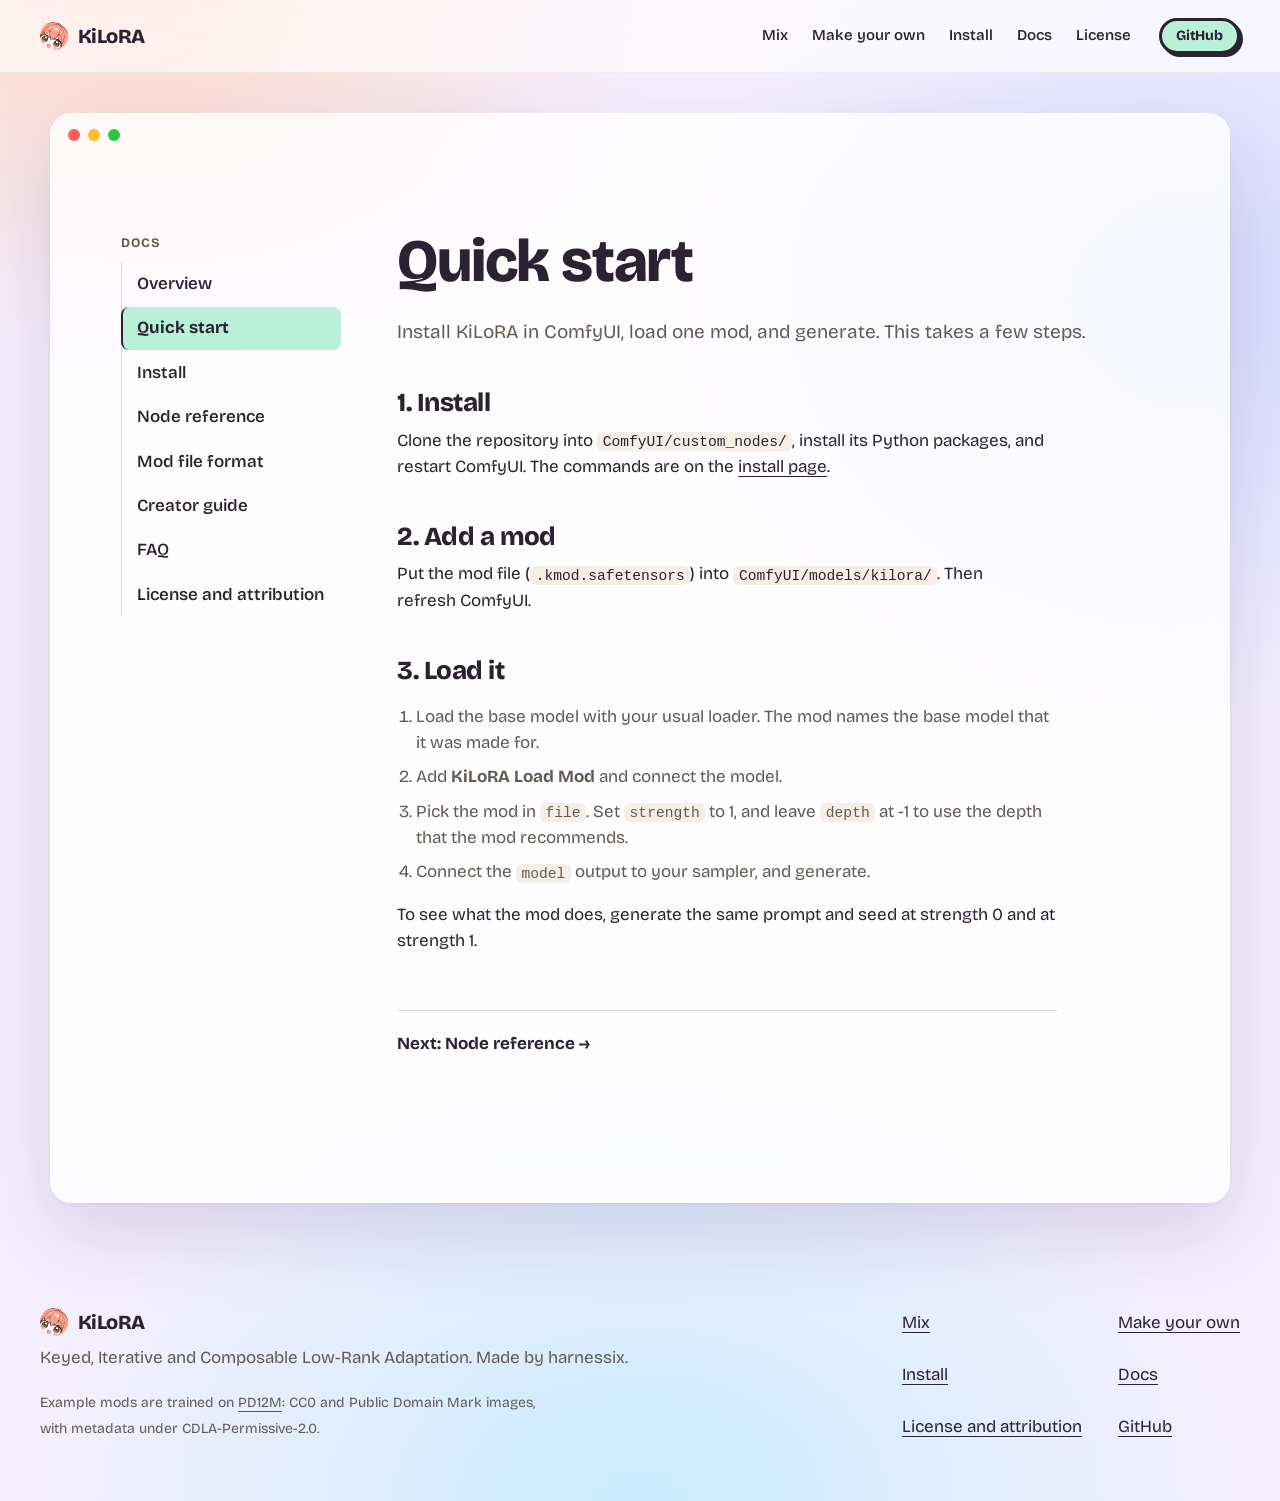
<file: docs/quick-start/index.html>
<!doctype html>
<html lang="en">
<head>

<meta charset="utf-8">
<meta name="viewport" content="width=device-width, initial-scale=1">
<title>Quick start · KiLoRA</title>
<meta name="description" content="Install KiLoRA in ComfyUI, load one mod with a strength and depth, and generate.">
<link rel="canonical" href="https://harnessix.github.io/kilora-site/docs/quick-start/">
<meta name="theme-color" content="#eef0eb" media="(prefers-color-scheme: light)">
<meta name="theme-color" content="#11120f" media="(prefers-color-scheme: dark)">
<meta property="og:type" content="website">
<meta property="og:site_name" content="KiLoRA">
<meta property="og:title" content="Quick start · KiLoRA">
<meta property="og:description" content="Install KiLoRA in ComfyUI, load one mod with a strength and depth, and generate.">
<meta property="og:url" content="https://harnessix.github.io/kilora-site/docs/quick-start/">
<meta property="og:image" content="https://harnessix.github.io/kilora-site/assets/banner.1c1c6410ca.png">
<meta property="og:image:width" content="1680">
<meta property="og:image:height" content="720">
<meta name="twitter:card" content="summary_large_image">
<meta name="twitter:title" content="Quick start · KiLoRA">
<meta name="twitter:description" content="Install KiLoRA in ComfyUI, load one mod with a strength and depth, and generate.">
<meta name="twitter:image" content="https://harnessix.github.io/kilora-site/assets/banner.1c1c6410ca.png">
<link rel="preload" href="../../assets/fonts/bricolage-var.aebe1ebbd3.woff" as="font" type="font/woff" crossorigin>
<link rel="icon" href="../../assets/icon.81e6618a1c.svg" type="image/svg+xml">
<link rel="icon" href="../../favicon.ico" sizes="48x48">
<link rel="apple-touch-icon" href="../../assets/icons/apple-touch-icon.258ebed6ac.png">
<link rel="manifest" href="../../site.webmanifest">

<link rel="stylesheet" href="../../assets/site.c50ab05e8c.css">
<link rel="stylesheet" href="../../assets/toon.56abc6d321.css">
<script>window.SITE_ROOT = "../../";</script>
<script defer src="../../assets/site-data.723903dc5b.js"></script>
<script defer src="../../assets/site.82b37228dd.js"></script>
</head>
<body class="subpage">
<a class="skip" href="#main">Skip to content</a>
<header class="bar">
  <a class="brand" href="../../" aria-label="KiLoRA home"><img class="mark" src="../../assets/icon.81e6618a1c.svg" alt="" width="28" height="28">KiLoRA</a>
  <nav aria-label="Pages">
    <a href="../../#mix">Mix</a>
    <a href="../../#make">Make your own</a>
    <a href="../../install/">Install</a>
    <a href="../../docs/">Docs</a>
    <a href="../../license/">License</a>
  </nav>
  
  <button class="theme-toggle" type="button" data-theme-toggle aria-label="Switch to dark theme" aria-pressed="false">
    <svg class="i-moon" viewbox="0 0 24 24" fill="none" stroke="currentColor" stroke-width="2" stroke-linecap="round" stroke-linejoin="round" aria-hidden="true"><path d="M20 14.5A8 8 0 0 1 9.5 4a8 8 0 1 0 10.5 10.5Z"></path></svg>
    <svg class="i-sun" viewbox="0 0 24 24" fill="none" stroke="currentColor" stroke-width="2" stroke-linecap="round" stroke-linejoin="round" aria-hidden="true"><circle cx="12" cy="12" r="4"></circle><path d="M12 2v2M12 20v2M4.9 4.9l1.4 1.4M17.7 17.7l1.4 1.4M2 12h2M20 12h2M4.9 19.1l1.4-1.4M17.7 6.3l1.4-1.4"></path></svg>
  </button>
  <a class="btn btn-small" href="https://github.com/harnessix/kilora" rel="noopener">GitHub</a>
</header>

<main id="main" class="page docs-page">
<div class="docs-layout">
<nav class="docs-nav" aria-label="Docs"><p class="docs-nav-h">Docs</p><ul><li><a href="../../docs/">Overview</a></li><li><a href="../../docs/quick-start/" aria-current="page">Quick start</a></li><li><a href="../../install/">Install</a></li><li><a href="../../docs/nodes/">Node reference</a></li><li><a href="../../docs/mod-format/">Mod file format</a></li><li><a href="../../docs/creators/">Creator guide</a></li><li><a href="../../docs/faq/">FAQ</a></li><li><a href="../../license/">License and attribution</a></li></ul></nav>
<article class="docs-article">
<h1>Quick start</h1>
<p class="section-lede">Install KiLoRA in ComfyUI, load one mod, and generate. This takes a few steps.</p>

<h2 id="install">1. Install</h2>
<p>Clone the repository into <code>ComfyUI/custom_nodes/</code>, install its Python packages, and restart ComfyUI. The commands are on the <a href="../../install/">install page</a>.</p>

<h2 id="files">2. Add a mod</h2>
<p>Put the mod file (<code>.kmod.safetensors</code>) into <code>ComfyUI/models/kilora/</code>. Then refresh ComfyUI. </p>

<h2 id="load">3. Load it</h2>
<ol class="plain-list">
  <li>Load the base model with your usual loader. The mod names the base model that it was made for.</li>
  <li>Add <b>KiLoRA Load Mod</b> and connect the model.</li>
  <li>Pick the mod in <code>file</code>. Set <code>strength</code> to 1, and leave <code>depth</code> at -1 to use the depth that the mod recommends.</li>
  <li>Connect the <code>model</code> output to your sampler, and generate.</li>
</ol>
<p>To see what the mod does, generate the same prompt and seed at strength 0 and at strength 1.</p>

<p class="docs-next"><a href="../../docs/nodes/">Next: Node reference →</a></p>
</article>
</div>
</main>
<footer class="foot">
  <div class="foot-grid">
    <div>
      <p class="brand"><img class="mark" src="../../assets/icon.81e6618a1c.svg" alt="" width="28" height="28">KiLoRA</p>
      <p class="muted">Keyed, Iterative and Composable Low-Rank Adaptation. Made by harnessix.</p>
      <p class="muted small">Example mods are trained on <a href="../../license/#training-data">PD12M</a>: CC0 and Public Domain Mark images, with metadata under CDLA-Permissive-2.0.</p>
    </div>
    <ul class="links">
      <li><a href="../../#mix">Mix</a></li>
      <li><a href="../../#make">Make your own</a></li>
      <li><a href="../../install/">Install</a></li>
      <li><a href="../../docs/">Docs</a></li>
      
      <li><a href="../../license/">License and attribution</a></li>
      <li><a href="https://github.com/harnessix/kilora" rel="noopener">GitHub</a></li>
    </ul>
  </div>
  
</footer>
<div class="toast" role="status" aria-live="polite" data-toast></div>

</body>
</html>
</file>
<file: assets/home.0e758543e6.css>
@font-face { font-family: 'Bricolage'; src: url('./fonts/bricolage-var.aebe1ebbd3.woff') format('woff'); font-weight: 200 800; font-display: swap; }
:root { --ink: #2b2233; --soft: #6d6385; --mint: #b9f0d8; --peach: #ffd0c4; --sun: #ffe2a8; --coral: #ff8f7e; }
* { box-sizing: border-box; }
html { scroll-behavior: smooth; }
body { margin: 0; color: var(--ink); font: 400 17px/1.55 system-ui, -apple-system, 'Segoe UI', sans-serif;
  background: radial-gradient(900px 600px at 10% 0%, #ffd9c9 0%, transparent 60%), radial-gradient(900px 700px at 95% 20%, #d9dcff 0%, transparent 60%), radial-gradient(1000px 700px at 50% 100%, #c9ecff 0%, transparent 60%), #f4efff; }
img, video { display: block; max-width: 100%; }
a { color: inherit; }
code { font: 500 0.88em ui-monospace, 'SF Mono', Menlo, monospace; background: rgba(43, 34, 51, 0.07); padding: 0.1em 0.35em; border-radius: 6px; }
.skip { position: absolute; left: -999px; }
.skip:focus { left: 12px; top: 44px; background: #fff; padding: 8px 12px; border-radius: 8px; z-index: 9; }

.menubar { position: sticky; top: 0; z-index: 5; display: flex; align-items: center; gap: 20px; height: 40px; padding: 0 18px; background: rgba(255, 255, 255, 0.6); backdrop-filter: blur(18px); -webkit-backdrop-filter: blur(18px); border-bottom: 1px solid rgba(0, 0, 0, 0.05); font-size: 14px; }
.menubar .brand { display: flex; align-items: center; gap: 8px; font-weight: 700; text-decoration: none; }
.menubar .brand img { border-radius: 6px; }
.menubar nav { display: flex; gap: 18px; margin-left: 8px; overflow-x: auto; }
.menubar nav a { text-decoration: none; white-space: nowrap; }
.menubar nav a:hover { text-decoration: underline; }

main { max-width: 1200px; margin: 0 auto; padding: 0 24px; }
h1, h2, h3 { font-family: 'Bricolage', system-ui, sans-serif; letter-spacing: -0.02em; line-height: 1.04; margin: 0; }
h1 { font-size: clamp(44px, 6vw, 78px); font-weight: 800; }
h2 { font-size: clamp(34px, 4.4vw, 58px); font-weight: 800; text-align: center; }
h3 { font-size: 26px; font-weight: 750; }
.sub { text-align: center; color: var(--soft); max-width: 640px; margin: 12px auto 36px; }
.sub-h { text-align: center; margin-top: 72px; font-size: clamp(26px, 3vw, 38px); }

.btn { display: inline-block; padding: 12px 22px; border: 4px solid var(--ink); border-radius: 999px; background: #fff; font: 750 17px 'Bricolage', sans-serif; text-decoration: none; box-shadow: 5px 6px 0 var(--ink); transition: transform 0.12s, box-shadow 0.12s; }
.btn:hover { transform: translate(2px, 2px); box-shadow: 3px 4px 0 var(--ink); }
.btn-main { background: var(--mint); }

.win { background: rgba(255, 255, 255, 0.72); backdrop-filter: blur(24px); -webkit-backdrop-filter: blur(24px); border-radius: 18px; overflow: hidden; box-shadow: 0 30px 80px rgba(70, 50, 120, 0.18), 0 2px 6px rgba(0, 0, 0, 0.06), inset 0 0 0 1px rgba(255, 255, 255, 0.7); }
.win-bar { display: flex; align-items: center; gap: 8px; height: 38px; padding: 0 14px; font-size: 13px; font-weight: 600; color: #555; }
.win-bar i { width: 12px; height: 12px; border-radius: 50%; background: #ff5f57; }
.win-bar i:nth-child(2) { background: #febc2e; } .win-bar i:nth-child(3) { background: #28c840; }
.win-bar span { flex: 1; text-align: center; margin-right: 52px; }
.win-bar.dark { background: #2a2a2a; color: #ccc; }

.hero { position: relative; display: grid; grid-template-columns: 1fr 1.25fr; gap: 48px; align-items: center; padding: 72px 0 88px; }
.tag { display: inline-block; margin: 0 0 18px; padding: 6px 14px; border-radius: 999px; background: rgba(255, 255, 255, 0.7); font-size: 14px; font-weight: 600; color: var(--soft); }
.lede { font-size: 20px; color: #4a4060; margin: 20px 0 28px; max-width: 30ch; }
.cta { display: flex; gap: 14px; flex-wrap: wrap; }
.hero-win video { width: 100%; aspect-ratio: 16 / 9; background: #e8e2f3; }
.mascot { border-radius: 50%; border: 6px solid var(--ink); box-shadow: 8px 10px 0 var(--ink); background: #fba088; }
.hero-mascot { position: absolute; right: -14px; bottom: 34px; width: 120px; height: 120px; transform: rotate(8deg); }

.sec { padding: 72px 0; }
.pair { display: grid; grid-template-columns: 1fr 1fr; gap: 40px; max-width: 980px; margin: 0 auto; }
.card { position: relative; margin: 0; background: #fff; border: 5px solid var(--ink); border-radius: 24px; padding: 12px; box-shadow: 10px 12px 0 var(--ink); }
.card img { width: 100%; height: auto; aspect-ratio: 1; object-fit: cover; border-radius: 12px; border: 3px solid var(--ink); }
.tilt-l { transform: rotate(-2deg); } .tilt-r { transform: rotate(2deg); }
.ribbon { position: absolute; z-index: 1; left: 50%; top: -22px; transform: translateX(-50%); padding: 4px 18px; border: 4px solid var(--ink); border-radius: 14px; font: 800 20px 'Bricolage', sans-serif; white-space: nowrap; box-shadow: 4px 5px 0 var(--ink); }
.r-stack { background: var(--peach); } .r-kilora { background: var(--mint); } .r-base { background: var(--sun); }
.sticker { position: absolute; left: -14px; bottom: 26px; padding: 6px 16px; border: 4px solid var(--ink); border-radius: 999px; background: var(--coral); font: 800 20px 'Bricolage', sans-serif; transform: rotate(-8deg); box-shadow: 4px 5px 0 var(--ink); }
.sticker-ok { background: #8fe3c0; font-size: 15px; left: auto; right: -10px; bottom: -14px; transform: rotate(-5deg); }
.chips { list-style: none; display: flex; flex-wrap: wrap; justify-content: center; gap: 10px; padding: 0; margin: 40px 0 0; }
.chips li { padding: 6px 16px; border: 3px solid var(--ink); border-radius: 999px; background: #fff; font: 700 16px 'Bricolage', sans-serif; box-shadow: 3px 3px 0 var(--ink); }
.chips li::after { content: ' · 0.70'; color: var(--soft); font-weight: 600; }
.pairs-2 { display: grid; grid-template-columns: 1fr 1fr; gap: 48px; }
.pair-sm { gap: 22px; }
.pair-sm .ribbon, .pair-xs .ribbon { font-size: 15px; top: -18px; padding: 3px 12px; border-width: 3px; }

.graph-win { max-width: 1000px; margin: 88px auto 0; background: #1f1f1f; }
.graph { display: grid; grid-template-columns: repeat(4, 1fr); gap: 26px; padding: 34px 26px 18px; background-image: linear-gradient(#262626 1px, transparent 1px), linear-gradient(90deg, #262626 1px, transparent 1px); background-size: 20px 20px; position: relative; }
.node { background: #353535; border-radius: 8px; color: #ddd; font-size: 13px; padding-bottom: 8px; box-shadow: 0 4px 16px rgba(0, 0, 0, 0.5); position: relative; }
.node + .node::before { content: ''; position: absolute; left: -26px; top: 44px; width: 26px; height: 3px; background: #7fd1b9; }
.node b { display: block; background: #2b2b2b; border-radius: 8px 8px 0 0; padding: 8px 12px; color: #bbb; font-weight: 500; }
.node p { display: flex; justify-content: space-between; gap: 8px; margin: 8px 10px 0; padding: 3px 10px; background: #222; border-radius: 11px; }
.node p span { color: #999; } .node p em { font-style: normal; color: #eee; overflow: hidden; text-overflow: ellipsis; white-space: nowrap; }
.node-key { box-shadow: 0 0 0 2px #e8e8e8, 0 4px 16px rgba(0, 0, 0, 0.5); }
.graph-cap { margin: 0; padding: 14px 20px 18px; color: #ccc; text-align: center; font-size: 15px; }

.feats { display: grid; grid-template-columns: 1fr 1fr; gap: 34px; margin-top: 44px; }
.feat { background: rgba(255, 255, 255, 0.72); backdrop-filter: blur(20px); -webkit-backdrop-filter: blur(20px); border-radius: 24px; padding: 30px 30px 40px; box-shadow: 0 20px 60px rgba(70, 50, 120, 0.12), inset 0 0 0 1px rgba(255, 255, 255, 0.7); }
.feat > p { color: #4a4060; margin: 12px 0 34px; }
.feat-wide { grid-column: 1 / -1; }
.pair-xs { gap: 22px; }
.pair-xs .card { padding: 8px; box-shadow: 7px 8px 0 var(--ink); border-width: 4px; }
.thumbs { display: grid; grid-template-columns: repeat(4, 1fr); gap: 10px; margin: -14px 0 34px; }
.thumbs img { width: 100%; height: auto; aspect-ratio: 1; object-fit: cover; border-radius: 10px; border: 3px solid var(--ink); }
.strip { display: grid; grid-template-columns: repeat(4, 1fr); gap: 26px; }
.strip .card { padding: 8px; box-shadow: 7px 8px 0 var(--ink); border-width: 4px; }
.pack-row { display: grid; grid-template-columns: repeat(4, 1fr); gap: 26px; align-items: start; }
.pack-row .card { padding: 8px; box-shadow: 7px 8px 0 var(--ink); border-width: 4px; }
.pack-card figcaption { padding: 10px 6px 2px; font-family: 'Bricolage', sans-serif; }
.pack-card figcaption b { display: block; font-size: 22px; }
.pack-card figcaption span { color: var(--soft); font-size: 14px; }

.install-win { max-width: 860px; margin: 40px auto 0; }
.steps { margin: 0; padding: 14px 28px 26px 52px; }
.steps li { margin: 10px 0; }
.steps p { margin: 0 0 6px; }
.steps pre { margin: 0; padding: 12px 14px; background: #1f1f1f; color: #eee; border-radius: 10px; overflow-x: auto; }
.steps pre code { background: none; padding: 0; color: inherit; }
.links-row { display: flex; flex-wrap: wrap; justify-content: center; gap: 16px; margin-top: 34px; }

.foot { text-align: center; padding: 64px 24px 56px; color: var(--soft); }
.foot img { margin: 0 auto 12px; border-radius: 50%; border: 4px solid var(--ink); }
.foot p { margin: 6px 0; }
.foot b { color: var(--ink); }
.foot-links { display: flex; flex-wrap: wrap; justify-content: center; gap: 18px; }
.foot-note { font-size: 13px; }

@media (max-width: 860px) {
  .hero { grid-template-columns: 1fr; padding: 40px 0 60px; gap: 32px; }
  .hero-mascot { width: 76px; height: 76px; right: -6px; bottom: 34px; }
  .lede { max-width: none; }
  .pair, .pair-sm, .pair-xs { gap: 18px; }
  .pairs-2, .feats { grid-template-columns: 1fr; }
  .graph { grid-template-columns: 1fr 1fr; gap: 12px; padding: 18px 12px 10px; }
  .node { min-width: 0; font-size: 12px; }
  .node p { margin: 6px 6px 0; padding: 3px 8px; }
  .sticker-ok { font-size: 12px; padding: 4px 10px; }
  .node + .node::before { display: none; }
  .strip { grid-template-columns: 1fr 1fr; }
  .pack-row { grid-template-columns: 1fr 1fr; }
  .pack-card { grid-column: 1 / -1; max-width: 70%; margin: 0 auto; }
  .card { box-shadow: 6px 7px 0 var(--ink); border-width: 4px; padding: 8px; }
  .ribbon { font-size: 15px; top: -18px; padding: 3px 12px; border-width: 3px; }
  .sticker { font-size: 15px; left: -8px; }
  .feat { padding: 22px 18px 30px; }
  .menubar nav { gap: 12px; }
  .menubar nav a:nth-child(-n+2) { display: none; }
}
@media (prefers-reduced-motion: reduce) { html { scroll-behavior: auto; } .btn { transition: none; } }
#deeper .win { max-width: 960px; margin: 48px auto 0; } #deeper .win video { display: block; width: 100%; aspect-ratio: 16 / 9; background: #e8e2f3; }
</file>
<file: assets/site.c50ab05e8c.css>
@font-face {
  font-family: "Bricolage Site";
  src: url("fonts/bricolage-var.aebe1ebbd3.woff") format("woff");
  font-weight: 400 800;
  font-display: swap;
}
@font-face {
  font-family: "Serif Display";
  src: url("fonts/serif-display-bold.edf07e31af.woff") format("woff");
  font-weight: 700;
  font-display: swap;
}
@font-face {
  font-family: "Bricolage Fallback";
  src: local("Arial"), local("Helvetica"), local("Liberation Sans");
  size-adjust: 104%;
  ascent-override: 92%;
  descent-override: 26%;
  line-gap-override: 0%;
}
:root {
  --paper: #fbf8f3;
  --sand: #f4eee5;
  --sand-2: #e9e1d4;
  --card: #fffdf9;
  --ink: #17140f;
  --muted: #625b51;
  --line: #e2dacd;
  --console: #1c1915;
  --console-2: #26221c;
  --console-3: #332e26;
  --console-line: #423b31;
  --console-text: #efe7da;
  --console-muted: #aba191;
  --plus: #e8461c;       
  --plus-text: #b8320c;  
  --plus-soft: #ff8a64;  
  --minus: #2747d6;
  --minus-text: #2342c4;
  --minus-soft: #9fb2ff; 
  --radius: 16px;
  --serif: "Serif Display", Georgia, "Times New Roman", serif;
  --sans: "Bricolage Site", "Bricolage Fallback", ui-sans-serif, system-ui, -apple-system, "Segoe UI", Roboto, Arial, sans-serif;
  --mono: ui-monospace, "SFMono-Regular", "JetBrains Mono", Menlo, Consolas, monospace;
  --max: 1200px;
  --ease-out: cubic-bezier(.16, 1, .3, 1);
  --lift: 0 1px 0 rgba(255, 255, 255, .05) inset, 0 28px 56px -24px rgba(21, 20, 15, .55), 0 3px 8px -2px rgba(21, 20, 15, .25);
  color-scheme: light;
  accent-color: var(--ink);
  scrollbar-color: #c9bfaf var(--paper);
}
*, *::before, *::after { box-sizing: border-box; }
[hidden] { display: none !important; }
html { scroll-behavior: smooth; -webkit-text-size-adjust: 100%; }
main > section, [id] { scroll-margin-top: 76px; }
@media (prefers-reduced-motion: reduce) { html { scroll-behavior: auto; } *, *::before, *::after { transition: none !important; animation: none !important; } }
body { margin: 0; background: var(--paper); color: var(--ink); font: 400 17px/1.55 var(--sans); font-optical-sizing: auto; caret-color: var(--plus); text-rendering: optimizeLegibility; }
::selection { background: var(--ink); color: var(--paper); }
img { display: block; max-width: 100%; height: auto; }
a { color: inherit; text-underline-offset: 4px; text-decoration-thickness: 1px; }
code, pre { font-family: var(--mono); }
code { font-size: .86em; background: var(--sand); padding: .12em .38em; border-radius: 5px; }
.num, .val, output, .m-str, .ticks, .order, .chip, table td, .timeline .kind { font-variant-numeric: tabular-nums; }
h1, h2, h3 { margin: 0 0 .45em; text-wrap: balance; }
h2 { font-size: clamp(34px, 5vw, 64px); font-weight: 800; line-height: .98; letter-spacing: -.04em; }
h3 { font-size: 22px; font-weight: 700; line-height: 1.2; letter-spacing: -.015em; }
p { margin: 0 0 1em; text-wrap: pretty; }
.sr-only { position: absolute; width: 1px; height: 1px; overflow: hidden; clip: rect(0 0 0 0); white-space: nowrap; }
.skip { position: absolute; left: 12px; top: -60px; background: var(--ink); color: var(--paper); padding: 10px 14px; border-radius: 8px; z-index: 50; }
.skip:focus { top: 12px; }
:focus-visible { outline: 3px solid var(--minus); outline-offset: 3px; border-radius: 6px; }
.pos { color: var(--plus-text); }
.neg { color: var(--minus-text); }
.muted { color: var(--muted); }
.small { font-size: 14px; }
.bar { position: sticky; top: 0; z-index: 20; display: flex; align-items: center; gap: 28px; padding: 14px max(20px, calc((100% - var(--max)) / 2)); background: color-mix(in srgb, var(--paper) 86%, transparent); backdrop-filter: saturate(1.4) blur(10px); border-bottom: 1px solid color-mix(in srgb, var(--line) 70%, transparent); }
.brand { display: inline-flex; align-items: center; gap: 10px; font-weight: 800; font-size: 20px; letter-spacing: -.03em; text-decoration: none; margin: 0; }
.mark { width: 28px; height: 28px; flex: none; border-radius: 6px; }
.bar nav { display: flex; gap: 24px; margin-left: auto; }
.bar nav a { text-decoration: none; font-weight: 550; font-size: 15px; color: var(--muted); transition: color .2s; }
.bar nav a:hover { color: var(--ink); }
@media (max-width: 760px) { .bar { flex-wrap: wrap; row-gap: 8px; } .bar .btn-small { margin-left: auto; } .bar nav { order: 3; width: 100%; margin: 0; gap: 18px; overflow-x: auto; padding-bottom: 2px; } .bar nav a { white-space: nowrap; } }
.btn { display: inline-flex; align-items: center; justify-content: center; gap: 8px; min-height: 46px; padding: 0 22px; border-radius: 999px; border: 1px solid var(--ink); background: transparent; color: var(--ink); font: 600 15px/1 var(--sans); letter-spacing: -.01em; text-decoration: none; cursor: pointer; transition: background-color .2s, color .2s, transform .2s var(--ease-out); }
.btn:hover { background: var(--ink); color: var(--paper); }
.btn:active { transform: translateY(1px); }
.btn-ink { background: var(--ink); color: var(--paper); }
.btn-ink:hover { background: #34322a; }
.btn-small { min-height: 36px; padding: 0 14px; font-size: 14px; }
.btn[disabled] { opacity: .35; cursor: not-allowed; }
.btn[disabled]:hover { background: transparent; color: inherit; }
.btn-ink[disabled]:hover { background: var(--ink); color: var(--paper); }
.btn svg { width: 16px; height: 16px; }
.row { display: flex; gap: 10px; align-items: center; }
.wrap { flex-wrap: wrap; }
main > section { padding: 112px max(20px, calc((100% - var(--max)) / 2)); }
.band { background: var(--sand); }
.section-head { max-width: 760px; margin-bottom: 44px; }
.section-head p:last-child { color: var(--muted); font-size: 19px; max-width: 38em; }
.two-col { display: grid; grid-template-columns: 1.1fr 1fr; gap: 56px; align-items: start; }
.two-col > *, .hero > *, .live-grid > *, .demo-grid > * { min-width: 0; }
@media (max-width: 900px) { .two-col { grid-template-columns: 1fr; gap: 36px; } main > section { padding-top: 72px; padding-bottom: 72px; } }
.hero { display: grid; grid-template-columns: 1fr minmax(340px, 480px); gap: 64px; align-items: center; padding-top: 72px !important; padding-bottom: 104px !important; }
.hero h1 { font-size: clamp(46px, 6.6vw, 84px); font-weight: 850; line-height: .92; letter-spacing: -.04em; margin-bottom: 14px; }
.h1-sub { font-size: clamp(22px, 2.3vw, 30px); line-height: 1.15; letter-spacing: -.025em; margin: 0 0 26px; font-weight: 650; color: var(--muted); }
.lede { font-size: 20px; line-height: 1.5; max-width: 32em; }
.cta { display: flex; flex-wrap: wrap; gap: 12px; margin-top: 30px; }
.meta { display: flex; flex-wrap: wrap; gap: 6px 18px; margin: 22px 0 0; padding: 0; list-style: none; font-size: 14px; color: var(--muted); }
.meta li { display: inline-flex; align-items: center; gap: 7px; }
.meta li::before { content: ""; width: 6px; height: 6px; border-radius: 50%; background: var(--ink); }
@media (max-width: 900px) { .hero { grid-template-columns: 1fr; gap: 40px; padding-top: 40px !important; padding-bottom: 72px !important; } }
@media (max-width: 520px) { .lede { font-size: 17px; } .hero h1 { font-size: 46px; } .cta .btn { flex: 1 1 auto; } }
.panel { background: var(--console); color: var(--console-text); border-radius: var(--radius); padding: 14px; box-shadow: var(--lift); }
.panel-head { display: flex; flex-wrap: wrap; justify-content: space-between; align-items: center; gap: 10px; margin: 2px 2px 12px; }
.panel-title { font-weight: 700; letter-spacing: -.01em; display: inline-flex; align-items: center; gap: 8px; }
.panel-title::before { content: ""; width: 8px; height: 8px; border-radius: 50%; background: var(--plus); box-shadow: 0 0 0 3px color-mix(in srgb, var(--plus) 25%, transparent); }
.chip { font-size: 12px; font-weight: 550; padding: 5px 9px; border-radius: 999px; background: var(--console-3); color: var(--console-muted); white-space: nowrap; }
.chip-warn { background: #ffe7a8; color: #5c3900; }
.panel-foot { display: flex; flex-wrap: wrap; gap: 8px; align-items: center; margin-top: 12px; }
.panel .btn { border-color: var(--console-line); color: var(--console-text); }
.panel .btn:hover { background: var(--console-3); color: #fff; }
.panel .btn-ink { background: var(--console-text); color: var(--console); border-color: var(--console-text); }
.panel .btn-ink:hover { background: #fff; }
.panel .btn-ink[disabled]:hover { background: var(--console-text); color: var(--console); }
.panel .btn[disabled]:hover { background: transparent; color: var(--console-text); }
.panel-foot .permalink { flex: 1 1 100%; font: 12px/1.4 var(--mono); color: var(--console-muted); overflow-wrap: anywhere; }
.panel :focus-visible { outline-color: var(--minus-soft); }
.loadorder, [data-controls] { display: grid; gap: 6px; margin-bottom: 10px; }
.mod-row { display: grid; grid-template-columns: auto auto 1fr; grid-template-areas: "order name val" "order slider slider"; align-items: center; column-gap: 10px; row-gap: 0; padding: 10px 12px 6px; border-radius: 10px; background: var(--console-2); transition: opacity .2s; }
.mod-row .order { grid-area: order; font-size: 12px; font-weight: 600; color: var(--console-muted); align-self: start; padding-top: 3px; }
.mod-row label { grid-area: name; font-weight: 650; font-size: 15px; display: flex; gap: 9px; align-items: center; }
.mod-row .val { grid-area: val; justify-self: end; font-size: 15px; font-weight: 700; }
.mod-row .val.is-pos { color: var(--plus-soft); }
.mod-row .val.is-neg { color: var(--minus-soft); }
.mod-row .signed { grid-area: slider; }
.mod-row.off { opacity: .45; }
.mod-row input[type=checkbox] { width: 17px; height: 17px; accent-color: var(--plus); margin: 0; }
.signed { -webkit-appearance: none; appearance: none; width: 100%; height: 30px; background: transparent; margin: 0; cursor: pointer; --lo: 50%; --hi: 50%; --fill: var(--plus); --zero: 50%; --track: var(--console-3); --zmark: var(--console-text); }
.signed::-webkit-slider-runnable-track { height: 6px; border-radius: 99px; background: linear-gradient(90deg, transparent calc(var(--zero) - 1px), var(--zmark) calc(var(--zero) - 1px), var(--zmark) calc(var(--zero) + 1px), transparent calc(var(--zero) + 1px)), linear-gradient(90deg, var(--track) var(--lo), var(--fill) var(--lo), var(--fill) var(--hi), var(--track) var(--hi)); }
.signed::-moz-range-track { height: 6px; border-radius: 99px; background: linear-gradient(90deg, transparent calc(var(--zero) - 1px), var(--zmark) calc(var(--zero) - 1px), var(--zmark) calc(var(--zero) + 1px), transparent calc(var(--zero) + 1px)), linear-gradient(90deg, var(--track) var(--lo), var(--fill) var(--lo), var(--fill) var(--hi), var(--track) var(--hi)); }
.signed::-webkit-slider-thumb { -webkit-appearance: none; width: 20px; height: 20px; margin-top: -7px; border-radius: 50%; background: #fff; border: 0; box-shadow: 0 1px 3px rgba(0, 0, 0, .5), 0 0 0 4px color-mix(in srgb, var(--fill) 35%, transparent); transition: box-shadow .2s; }
.signed::-moz-range-thumb { width: 20px; height: 20px; border-radius: 50%; background: #fff; border: 0; box-shadow: 0 1px 3px rgba(0, 0, 0, .5), 0 0 0 4px color-mix(in srgb, var(--fill) 35%, transparent); }
.signed:hover::-webkit-slider-thumb { box-shadow: 0 1px 3px rgba(0, 0, 0, .5), 0 0 0 7px color-mix(in srgb, var(--fill) 35%, transparent); }
.signed:focus-visible { outline: none; }
.signed:focus-visible::-webkit-slider-thumb { box-shadow: 0 0 0 3px var(--console), 0 0 0 6px var(--minus-soft); }
.signed:focus-visible::-moz-range-thumb { box-shadow: 0 0 0 3px var(--console), 0 0 0 6px var(--minus-soft); }
.ticks { display: flex; justify-content: space-between; font-size: 11px; font-weight: 550; color: var(--console-muted); margin: 0 12px 4px 46px; }
.ticks .beyond { color: var(--plus-soft); }
.viewer { position: relative; margin: 0; border-radius: 10px; overflow: hidden; background: var(--console-2); aspect-ratio: 1 / 1; touch-action: pan-y; }
.viewer img { position: absolute; inset: 0; width: 100%; height: 100%; object-fit: cover; }
.viewer .after { clip-path: inset(0 0 0 var(--split, 50%)); }
.viewer .divider { position: absolute; top: 0; bottom: 0; left: var(--split, 50%); width: 2px; margin-left: -1px; background: #fff; box-shadow: 0 0 10px rgba(0, 0, 0, .35); pointer-events: none; }
.viewer .knob { position: absolute; top: 50%; left: 50%; width: 40px; height: 40px; transform: translate(-50%, -50%); border-radius: 50%; background: #fff; color: var(--ink); display: grid; place-items: center; box-shadow: 0 4px 14px rgba(0, 0, 0, .35); transition: transform .25s var(--ease-out); }
.viewer .knob svg { width: 22px; height: 22px; }
.viewer:hover .knob { transform: translate(-50%, -50%) scale(1.08); }
.viewer .split-input { position: absolute; inset: 0; width: 100%; height: 100%; opacity: 0; margin: 0; cursor: ew-resize; -webkit-appearance: none; appearance: none; }
.viewer .split-input:focus-visible ~ .divider .knob { box-shadow: 0 0 0 3px var(--console), 0 0 0 6px var(--minus-soft); }
.viewer .tag { position: absolute; top: 10px; display: inline-flex; align-items: center; gap: 7px; font-size: 12px; font-weight: 650; background: rgba(21, 20, 15, .82); backdrop-filter: blur(6px); color: #fff; padding: 6px 10px 6px 9px; border-radius: 999px; pointer-events: none; font-variant-numeric: tabular-nums; }
.viewer .tag::before { content: ""; width: 7px; height: 7px; border-radius: 50%; }
.viewer .tag.l { left: 10px; }
.viewer .tag.l::before { background: var(--minus-soft); }
.viewer .tag.r { right: 10px; }
.viewer .tag.r::before { background: var(--plus); }
.oneliner { font-size: clamp(28px, 3.8vw, 48px); font-weight: 750; letter-spacing: -.035em; line-height: 1.08; max-width: 20em; margin-bottom: 0; }
.oneliner b { font-weight: 850; }
.facts { list-style: none; padding: 0; margin: 56px 0 0; display: grid; grid-template-columns: repeat(4, 1fr); gap: 0; border-top: 1px solid var(--ink); }
.facts li { padding: 20px 24px 0 0; display: grid; gap: 8px; align-content: start; color: var(--muted); }
.facts li + li { padding-left: 24px; border-left: 1px solid var(--line); }
.fact-k { font-weight: 750; font-size: 22px; letter-spacing: -.025em; color: var(--ink); }
@media (max-width: 900px) { .facts { grid-template-columns: 1fr 1fr; row-gap: 28px; } .facts li:nth-child(3) { padding-left: 0; border-left: 0; } }
@media (max-width: 520px) { .facts { grid-template-columns: 1fr; } .facts li + li { padding-left: 0; border-left: 0; border-top: 1px solid var(--line); padding-top: 18px; } }
.hood { margin-top: 44px; max-width: 760px; border-top: 1px solid var(--line); border-bottom: 1px solid var(--line); padding: 14px 0; }
.hood summary { cursor: pointer; font-weight: 650; list-style: none; display: flex; justify-content: space-between; }
.hood summary::-webkit-details-marker { display: none; }
.hood summary::after { content: "+"; font-weight: 500; font-size: 22px; line-height: 1; }
.hood[open] summary::after { content: "−"; }
.hood p { margin: 12px 0 0; color: var(--muted); }
.tabs { display: inline-flex; gap: 4px; flex-wrap: wrap; margin-bottom: 28px; padding: 4px; border-radius: 999px; background: var(--sand-2); }
.tab { min-height: 40px; padding: 0 18px; border-radius: 999px; border: 0; background: transparent; font: 600 14px/1 var(--sans); color: var(--muted); cursor: pointer; transition: background-color .2s, color .2s; }
.tab:hover { color: var(--ink); }
.tab[aria-selected=true] { background: var(--ink); color: var(--paper); }
.demo-grid { display: grid; grid-template-columns: minmax(0, 560px) 1fr; gap: 48px; align-items: start; }
.demo-info h3 { font-size: clamp(26px, 3vw, 36px); font-weight: 800; letter-spacing: -.035em; line-height: 1.02; }
.demo-info > p { color: var(--muted); font-size: 18px; }
.demo-info dl { display: grid; grid-template-columns: auto 1fr; gap: 8px 16px; font-size: 14px; margin: 24px 0 0; padding-top: 16px; border-top: 1px solid var(--line); }
.demo-info dt { color: var(--muted); font-weight: 600; }
.demo-info dd { margin: 0; }
@media (max-width: 900px) { .demo-grid { grid-template-columns: 1fr; gap: 28px; } }
.cells { display: grid; grid-template-columns: auto repeat(3, 1fr); gap: 6px; align-items: center; margin-top: 24px; font-size: 12px; font-weight: 600; }
.cells img { border-radius: 6px; }
.cells .rl { color: var(--muted); padding-right: 8px; }
.seedpick { display: flex; gap: 4px; flex-wrap: wrap; padding: 3px; background: var(--console-2); border-radius: 999px; width: fit-content; }
.seedpick button { min-height: 34px; min-width: 44px; padding: 0 14px; border-radius: 999px; border: 0; background: transparent; color: var(--console-muted); font: 600 13px/1 var(--sans); cursor: pointer; }
.seedpick button[aria-pressed=true] { background: var(--console-text); color: var(--console); }
.ctl-label { display: flex; justify-content: space-between; font-weight: 650; font-size: 14px; color: var(--console-muted); margin: 2px 2px 0; }
.modlist { list-style: none; padding: 6px; margin: 0; border-radius: var(--radius); background: var(--console); color: var(--console-text); box-shadow: var(--lift); display: grid; gap: 4px; }
.modlist li { display: grid; grid-template-columns: 36px 1fr auto; grid-template-areas: "order name str" "order why why"; gap: 2px 12px; padding: 14px 14px; border-radius: 10px; background: var(--console-2); }
.modlist .order { grid-area: order; font-weight: 650; color: var(--console-muted); font-size: 14px; }
.m-name { grid-area: name; font-weight: 650; }
.m-name small { font-size: 12px; font-weight: 500; color: var(--console-muted); margin-left: 6px; }
.m-why { grid-area: why; font-size: 14px; color: var(--console-muted); }
.m-why code { background: var(--console-3); color: var(--console-text); }
.m-str { grid-area: str; font-weight: 700; }
.modlist .m-str.pos { color: var(--plus-soft); }
.modlist .m-str.neg { color: var(--minus-soft); }
.modlist .conflict { background: color-mix(in srgb, var(--plus) 16%, var(--console-2)); }
.modlist .conflict .order svg { width: 18px; height: 18px; color: var(--plus-soft); }
.scale h3 { margin-bottom: 0; }
.scale-bar { position: relative; height: 10px; border-radius: 99px; margin: 22px 8px 36px; background: linear-gradient(90deg, var(--minus), #b9c4f2 46%, var(--sand-2) 50%, #f7bba7 54%, var(--plus)); }
.scale-bar span { position: absolute; left: var(--at); top: 18px; transform: translateX(-50%); font-size: 12px; font-weight: 650; font-variant-numeric: tabular-nums; }
.scale-keys { display: grid; grid-template-columns: max-content 1fr; gap: 10px 18px; margin: 0 0 28px; }
.scale-keys dt { font-weight: 750; }
.scale-keys dd { margin: 0; color: var(--muted); }
.aside { padding-top: 16px; border-top: 1px solid var(--ink); }
.steps { list-style: none; counter-reset: s; display: grid; grid-template-columns: repeat(4, 1fr); gap: 0; padding: 0; margin: 0 0 36px; border-top: 1px solid var(--ink); }
.steps li { counter-increment: s; padding: 16px 20px 0 0; font-size: 15px; color: var(--muted); }
.steps li + li { padding-left: 20px; border-left: 1px solid var(--line); }
.steps li::before { content: counter(s); display: block; font-size: 32px; font-weight: 800; letter-spacing: -.04em; line-height: 1; color: var(--ink); margin-bottom: 10px; font-variant-numeric: tabular-nums; }
.steps b { color: var(--ink); }
@media (max-width: 760px) { .steps { grid-template-columns: 1fr 1fr; row-gap: 20px; } .steps li:nth-child(3) { padding-left: 0; border-left: 0; } }
.live-panel { padding: 18px; }
.live-grid { display: grid; grid-template-columns: 1fr 1.15fr .9fr; gap: 22px; align-items: start; }
@media (max-width: 1000px) { .live-grid { grid-template-columns: 1fr 1fr; } .saves { grid-column: 1 / -1; } }
@media (max-width: 640px) { .live-grid { grid-template-columns: 1fr; } }
.gallery { border: 0; padding: 0; margin: 0; min-width: 0; display: grid; gap: 16px; }
.gallery legend { font-weight: 700; margin-bottom: 10px; padding: 0; }
.thumbs { display: grid; grid-template-columns: repeat(3, 1fr); gap: 6px; }
.thumb { position: relative; display: block; cursor: pointer; border-radius: 8px; overflow: hidden; outline: 2px solid transparent; outline-offset: -2px; transition: outline-color .2s; }
.thumb img { transition: transform .4s var(--ease-out), filter .3s; }
.thumb:hover img { transform: scale(1.04); }
.thumb input { position: absolute; top: 6px; left: 6px; width: 20px; height: 20px; accent-color: var(--plus); margin: 0; z-index: 1; }
.thumb:has(input:checked) { outline-color: var(--plus); }
.thumb:has(input:checked) img { filter: saturate(1.15); }
.thumb:has(input:focus-visible) { outline: 3px solid var(--minus-soft); }
.speed { display: grid; grid-template-columns: 1fr auto; gap: 6px 8px; font-weight: 600; font-size: 14px; }
.speed input { grid-column: 1 / -1; grid-row: 2; accent-color: var(--console-text); }
.live-label { font-weight: 650; min-height: 1.5em; margin-bottom: 10px; color: var(--console-text); }
.saves h3 { margin-bottom: 12px; font-size: 16px; }
.timeline { list-style: none; padding: 0; margin: 0 0 14px; display: grid; gap: 4px; max-height: 300px; overflow: auto; scrollbar-color: var(--console-line) transparent; }
.timeline li { display: flex; justify-content: space-between; align-items: center; gap: 8px; padding: 9px 12px; border-radius: 8px; font-size: 14px; background: var(--console-2); }
.timeline li.current { background: var(--console-3); }
.timeline li.current > span:first-child::before { content: ""; display: inline-block; width: 7px; height: 7px; border-radius: 50%; background: var(--plus); margin-right: 8px; vertical-align: 2px; }
.timeline li.ahead { opacity: .5; }
.timeline .kind { font-size: 12px; color: var(--console-muted); }
.timeline button { font: 600 12px var(--sans); background: none; border: 0; text-decoration: underline; text-underline-offset: 3px; cursor: pointer; color: var(--minus-soft); padding: 0; min-height: 28px; }
.guards { list-style: none; padding: 0; margin: 44px 0 0; display: grid; grid-template-columns: repeat(4, 1fr); gap: 28px; font-size: 15px; color: var(--muted); }
.guards b { color: var(--ink); display: block; margin-bottom: 4px; }
@media (max-width: 900px) { .guards { grid-template-columns: 1fr 1fr; } }
@media (max-width: 520px) { .guards { grid-template-columns: 1fr; } }
.quick-steps { list-style: none; counter-reset: q; padding: 0; margin: 0 0 44px; display: grid; grid-template-columns: repeat(3, 1fr); gap: 32px; }
.quick-steps li { counter-increment: q; border-top: 1px solid var(--ink); padding-top: 18px; color: var(--muted); }
.quick-steps li h3 { color: var(--ink); }
.quick-steps li::before { content: counter(q); font-size: 56px; font-weight: 850; line-height: 1; letter-spacing: -.05em; display: block; margin-bottom: 14px; color: var(--ink); }
@media (max-width: 760px) { .quick-steps { grid-template-columns: 1fr; } }
.nodes { display: flex; align-items: center; gap: 34px; overflow-x: auto; padding: 28px; margin-bottom: 22px; border-radius: var(--radius); background: var(--console) radial-gradient(circle, var(--console-3) 1px, transparent 1.2px) 0 0 / 18px 18px; box-shadow: var(--lift); }
.node { position: relative; flex: 0 0 auto; min-width: 164px; border-radius: 10px; background: var(--console-2); color: var(--console-text); padding: 11px 13px; display: grid; gap: 6px; box-shadow: 0 6px 16px -6px rgba(0, 0, 0, .6); }
.node + .node::before { content: ""; position: absolute; left: -35px; top: 50%; width: 34px; height: 2px; background: var(--console-muted); }
.node + .node::after { content: ""; position: absolute; left: -5px; top: calc(50% - 3px); width: 8px; height: 8px; border-radius: 50%; background: var(--console-muted); }
.node-t { font-weight: 650; font-size: 14px; }
.node-p { font-size: 12px; color: var(--console-muted); font-variant-numeric: tabular-nums; }
.node-k { background: var(--console-3); box-shadow: inset 0 2px 0 var(--plus), 0 6px 16px -6px rgba(0, 0, 0, .6); }
.node-p .pos { color: var(--plus-soft); }
.node-p .neg { color: var(--minus-soft); }
.code-grid { display: grid; grid-template-columns: .8fr 1fr 1.3fr; gap: 28px; }
@media (max-width: 900px) { .code-grid { grid-template-columns: 1fr; } }
.code { min-width: 0; }
.code > p { color: var(--muted); }
.pre-wrap { position: relative; margin-bottom: 12px; }
pre { margin: 0; background: var(--console); color: var(--console-text); padding: 18px; padding-right: 76px; border-radius: 12px; overflow-x: auto; font-size: 13.5px; line-height: 1.6; scrollbar-color: var(--console-line) transparent; }
pre code { background: none; padding: 0; font-size: inherit; }
.copy { position: absolute; top: 9px; right: 9px; min-height: 30px; padding: 0 11px; border-radius: 999px; border: 0; background: var(--console-3); color: var(--console-text); font: 600 12px var(--sans); cursor: pointer; transition: background-color .2s; }
.copy:hover { background: #4a473c; }
.manifest pre { font-size: 13px; box-shadow: var(--lift); }
.table-wrap { overflow-x: auto; border-radius: var(--radius); background: var(--card); margin-bottom: 14px; border: 1px solid var(--line); }
table { border-collapse: collapse; width: 100%; min-width: 620px; font-size: 15px; }
th, td { text-align: left; padding: 14px 18px; border-top: 1px solid var(--line); vertical-align: top; }
thead th { border-top: 0; font-size: 12px; font-weight: 650; text-transform: uppercase; letter-spacing: .06em; color: var(--muted); }
tbody th { font-weight: 750; }
.faq details { border-top: 1px solid var(--line); max-width: 880px; }
.faq details:last-of-type { border-bottom: 1px solid var(--line); }
.faq summary { cursor: pointer; padding: 22px 0; font-weight: 650; font-size: 20px; letter-spacing: -.015em; list-style: none; display: flex; justify-content: space-between; gap: 16px; }
.faq summary::-webkit-details-marker { display: none; }
.faq summary::after { content: "+"; font-size: 26px; line-height: 1; font-weight: 400; color: var(--plus-text); transition: transform .3s var(--ease-out); }
.faq details[open] summary::after { content: "−"; color: var(--minus-text); }
.faq details p { color: var(--muted); max-width: 46em; padding-bottom: 8px; }
.share-strip { background: var(--ink); color: var(--paper); }
.share-strip h2 { color: var(--paper); max-width: 14em; }
.share-strip .btn { border-color: #57544a; color: var(--paper); }
.share-strip .btn:hover { background: var(--paper); color: var(--ink); }
.foot { padding: 48px max(20px, calc((100% - var(--max)) / 2)); }
.foot-grid { display: flex; justify-content: space-between; gap: 32px; flex-wrap: wrap; }
.links { list-style: none; padding: 0; margin: 0; display: grid; grid-template-columns: repeat(2, auto); gap: 10px 36px; }
.toast { position: fixed; left: 50%; bottom: 24px; transform: translate(-50%, 140%); opacity: 0; visibility: hidden; pointer-events: none; background: var(--ink); color: var(--paper); padding: 12px 18px; border-radius: 999px; font-weight: 600; font-size: 14px; box-shadow: 0 12px 30px -10px rgba(0, 0, 0, .5); transition: transform .35s var(--ease-out), opacity .2s, visibility .2s; z-index: 60; max-width: calc(100% - 32px); }
.toast.show { transform: translate(-50%, 0); opacity: 1; visibility: visible; }
.demo-main { max-width: 660px; margin: 0 auto; padding: 48px 20px 72px; }
.demo-h1 { font-size: clamp(38px, 6vw, 64px); font-weight: 850; line-height: .95; letter-spacing: -.04em; }
.demo-main .panel { margin: 28px 0 36px; }
.hook { display: flex; align-items: center; gap: 12px; margin-top: 18px; padding: 12px 16px; max-width: 34em; border-radius: 14px; background: var(--card); border: 1px solid var(--line); text-decoration: none; color: var(--muted); font-size: 15px; line-height: 1.35; transition: border-color .2s, background-color .2s; }
.hook b { color: var(--ink); font-weight: 700; }
.hook svg { width: 20px; height: 20px; flex: none; color: var(--ink); }
.hook .hook-go { margin-left: auto; transition: transform .25s var(--ease-out); }
.hook:hover { border-color: var(--ink); background: #fff; }
.hook:hover .hook-go { transform: translateX(3px); }
.proof-grid { display: grid; grid-template-columns: 1.35fr 1fr; gap: 56px; align-items: start; }
.proof-grid > * { min-width: 0; }
@media (max-width: 960px) { .proof-grid { grid-template-columns: 1fr; gap: 40px; } }
.proof-lede, .section-lede { color: var(--muted); font-size: 19px; max-width: 34em; }
.triptych { display: grid; grid-template-columns: repeat(3, 1fr); gap: 8px; margin: 28px 0 16px; }
.triptych figure { margin: 0; }
.triptych img { border-radius: 10px; }
.triptych figcaption { margin-top: 10px; font-size: 14px; color: var(--muted); }
.triptych figcaption b { display: block; font-size: 22px; font-weight: 750; letter-spacing: -.02em; color: var(--ink); font-variant-numeric: tabular-nums; }
.triptych figcaption b.pos { color: var(--plus-text); }
.triptych figcaption b.neg { color: var(--minus-text); }
.sheet { margin: 0; padding: 24px; border-radius: var(--radius); background: var(--card); border: 1px solid var(--line); }
.sheet h3 { margin-bottom: 6px; }
.sheet > p { color: var(--muted); font-size: 15px; }
.sheet dl, .sheet-plain { display: grid; gap: 0; margin: 18px 0 20px; }
.sheet dl div, .sheet-plain div { display: grid; grid-template-columns: 1fr auto; gap: 16px; align-items: baseline; padding: 14px 0; border-top: 1px solid var(--line); }
.sheet dl div:last-child, .sheet-plain div:last-child { border-bottom: 1px solid var(--line); }
.sheet dt { font-size: 15px; }
.sheet dd { margin: 0; font-size: 22px; font-weight: 750; font-variant-numeric: tabular-nums; }
.sheet-plain { padding: 8px 24px; }
.sheet-plain div { grid-template-columns: 120px 1fr; }
.sheet-plain dt { font-weight: 700; }
.sheet-plain dd { font-size: 15px; font-weight: 400; color: var(--muted); }
@media (max-width: 520px) { .sheet-plain div { grid-template-columns: 1fr; gap: 4px; } }
.plain-list { margin: 20px 0 0; padding-left: 1.1em; color: var(--muted); display: grid; gap: 8px; }
.formats { min-width: 0; }
.formats td.yes { font-weight: 700; color: var(--ink); }
.formats td { color: var(--muted); }
.chips { gap: 6px; }
.chip-family { background: color-mix(in srgb, var(--plus) 22%, var(--console-3)); color: var(--console-text); }
.families { list-style: none; padding: 0; margin: 6px 0 24px; display: flex; flex-wrap: wrap; gap: 6px; }
.families li { padding: 6px 12px; border-radius: 999px; border: 1px solid var(--line); background: var(--card); font-size: 14px; font-weight: 600; }
.mismatch { display: flex; gap: 12px; align-items: flex-start; margin: 14px 0 0; padding: 14px 16px; border-radius: 12px; background: var(--console); color: var(--console-text); font-size: 14px; line-height: 1.45; }
.mismatch svg { width: 20px; height: 20px; flex: none; color: var(--plus-soft); margin-top: 1px; }
.sheet-plain { margin-top: 0; }
.editor-demo { padding: 18px; }
.editor-flow { display: grid; grid-template-columns: minmax(0, 1fr) 40px minmax(0, 1.1fr); gap: 20px; align-items: center; }
.editor-step { font-weight: 700; margin-bottom: 10px; }
.example-strip { display: grid; grid-template-columns: repeat(3, 1fr); gap: 6px; }
.example-strip img { border-radius: 8px; }
.editor-note { margin: 10px 0 0; font-size: 14px; color: var(--console-muted); }
.editor-arrow { width: 32px; height: 32px; color: var(--plus-soft); justify-self: center; }
.editor-result .viewer { max-width: 420px; }
@media (max-width: 760px) { .editor-flow { grid-template-columns: 1fr; } .editor-arrow { transform: rotate(90deg); } }
.modes { display: grid; grid-template-columns: 1fr 1fr; gap: 0; margin-top: 40px; border-top: 1px solid var(--ink); }
.modes > div { padding: 20px 28px 0 0; color: var(--muted); }
.modes > div + div { padding-left: 28px; border-left: 1px solid var(--line); }
.modes h3 { color: var(--ink); margin-bottom: 6px; }
.mode-get { font-size: 20px; font-weight: 700; letter-spacing: -.02em; color: var(--ink); margin-bottom: 8px; }
@media (max-width: 640px) { .modes { grid-template-columns: 1fr; } .modes > div + div { padding-left: 0; border-left: 0; border-top: 1px solid var(--line); margin-top: 20px; } }
.beyond-images { margin-top: 40px; display: flex; flex-wrap: wrap; align-items: center; gap: 10px 20px; }
.beyond-images p { margin: 0; color: var(--muted); max-width: 40em; }
.beyond-images b { color: var(--ink); }
.beyond-images .families { margin: 0; }
.families li.is-now { background: var(--ink); color: var(--paper); border-color: var(--ink); }
.page > * { padding-left: max(20px, calc((100% - var(--max)) / 2)); padding-right: max(20px, calc((100% - var(--max)) / 2)); }
.page-head { padding-top: 72px; padding-bottom: 40px; }
.page-head h1 { font-size: clamp(44px, 6.5vw, 84px); font-weight: 800; line-height: .92; letter-spacing: -.04em; margin-bottom: 20px; }
.page-sec { padding-top: 56px; padding-bottom: 56px; }
.page-sec h2 { font-size: clamp(28px, 3.6vw, 44px); }
.band-box { background: var(--sand); }
.page .table-wrap { max-width: 900px; }
.steps-6 { grid-template-columns: repeat(3, 1fr); }
@media (max-width: 760px) { .steps-6 { grid-template-columns: 1fr; } }
.modes-big h3 { font-size: clamp(28px, 3vw, 36px); font-weight: 800; letter-spacing: -.03em; }
.modes-big .mode-get { font-size: 20px; }
.refs { display: grid; gap: 10px; padding-left: 1.1em; color: var(--muted); max-width: 52em; }
.refs a { color: var(--ink); font-weight: 600; }
.attrib { margin: 0 0 16px; padding: 16px 20px; border-radius: 12px; background: var(--card); border: 1px solid var(--line); font-weight: 600; max-width: 46em; }
.doc-links { list-style: none; padding: 0; margin: 0 0 20px; display: grid; grid-template-columns: repeat(2, minmax(0, 1fr)); gap: 0; border-top: 1px solid var(--ink); max-width: 960px; }
.doc-links a { display: grid; gap: 4px; padding: 18px 20px 18px 0; border-bottom: 1px solid var(--line); text-decoration: none; }
.doc-links b { font-size: 19px; letter-spacing: -.015em; }
.doc-links span { color: var(--muted); font-size: 15px; }
.doc-links a:hover b { text-decoration: underline; }
@media (max-width: 640px) { .doc-links { grid-template-columns: 1fr; } }
.mod-grid { display: grid; grid-template-columns: repeat(auto-fill, minmax(270px, 1fr)); gap: 20px; }
.mod-card { border-radius: var(--radius); overflow: hidden; background: var(--card); border: 1px solid var(--line); display: flex; flex-direction: column; }
.mod-card img { aspect-ratio: 1; object-fit: cover; }
.mod-card-body { padding: 18px; display: grid; gap: 10px; align-content: start; }
.mod-card h3 { margin: 0; font-size: 22px; }
.mod-card p { margin: 0; color: var(--muted); font-size: 15px; }
.mod-meta { display: flex; flex-wrap: wrap; gap: 6px; }
.mod-meta span { font-size: 12px; font-weight: 650; padding: 5px 10px; border-radius: 999px; background: var(--sand); color: var(--ink); }
.mod-meta .tag-kind { background: var(--ink); color: var(--paper); }
.mod-meta .tag-kind.is-learn { background: var(--plus-text); color: #fff; }
.mod-facts { display: grid; gap: 0; margin: 4px 0 0; font-size: 13px; }
.mod-facts div { display: grid; grid-template-columns: 96px 1fr; gap: 8px; padding: 7px 0; border-top: 1px solid var(--line); }
.mod-facts dt { color: var(--muted); font-weight: 600; }
.mod-facts dd { margin: 0; overflow-wrap: anywhere; }
.learn-progress { display: flex; align-items: center; gap: 10px; font-size: 13px; color: var(--console-muted); font-variant-numeric: tabular-nums; }
.learn-progress progress { flex: 1; height: 8px; accent-color: var(--plus); }
.quick-steps > li, .page-sec, .modes > div { min-width: 0; }
.live-note { font-size: 14px; color: var(--console-muted); margin: 0; } .gallery .thumbs img { border-radius: 8px; }
.comp-use { font-size: 14px; color: var(--muted); }
.comp-use code { font-size: 12px; }
.cmp-grid { margin: 24px 0 32px; max-width: calc(var(--cols) * 220px + 140px); }
.cg { display: grid; grid-template-columns: auto repeat(var(--cols), minmax(0, 1fr)); gap: 6px; align-items: center; }
.cg img { border-radius: 8px; width: 100%; }
.cg-col { font-size: 13px; font-weight: 650; text-align: center; padding-bottom: 4px; font-variant-numeric: tabular-nums; }
.cg-row { font-size: 13px; font-weight: 650; color: var(--muted); padding-right: 10px; max-width: 9em; }
.cmp-grid figcaption, .live-strip figcaption { margin-top: 14px; font-size: 14px; color: var(--muted); display: flex; flex-wrap: wrap; gap: 6px 10px; align-items: baseline; }
.cmp-grid figcaption b, .live-strip figcaption b { color: var(--ink); }
@media (max-width: 560px) {
  .cg { grid-template-columns: repeat(var(--cols), minmax(0, 1fr)); }
  .cg-corner { display: none; }
  .cg-row { grid-column: 1 / -1; padding-top: 8px; max-width: none; }
}
.live-strip { margin: 0 0 32px; }
.ls { list-style: none; padding: 0; margin: 0; display: grid; grid-template-columns: repeat(4, minmax(0, 1fr)); gap: 10px; counter-reset: none; position: relative; }
.ls li { position: relative; }
.ls img { border-radius: 10px; width: 100%; }
.ls-n { display: block; margin-top: 8px; font-size: 14px; font-weight: 700; font-variant-numeric: tabular-nums; }
.ls li + li::before { content: ""; position: absolute; top: calc(50% - 22px); left: -10px; width: 10px; height: 2px; background: var(--ink); }
@media (max-width: 640px) { .ls { grid-template-columns: repeat(2, minmax(0, 1fr)); } .ls li::before { display: none; } }
.install-block { display: grid; gap: 0; border-top: 1px solid var(--ink); max-width: 900px; }
.ib-step { display: grid; grid-template-columns: 56px minmax(0, 1fr); gap: 16px; padding: 20px 0; border-bottom: 1px solid var(--line); }
.ib-n { font-size: 40px; font-weight: 850; line-height: 1; letter-spacing: -.05em; }
.ib-step h3 { margin-bottom: 8px; }
.ib-step p { margin: 0; color: var(--muted); }
.hw .table-wrap { max-width: none; }
.hw table { min-width: 720px; }
.hw-note { margin-top: 10px; }
.mod-card { transition: transform .3s var(--ease-out), box-shadow .3s var(--ease-out); }
.mod-card:hover { transform: translateY(-3px); box-shadow: 0 18px 36px -22px rgba(21, 20, 15, .45); }
:root { --white: #ffffff; --note-bg: #ffe7a8; --note-fg: #6b4200; --note-line: #c98f00; }
.btn.is-pending { cursor: default; opacity: .75; }
.btn.is-pending:hover { background: transparent; color: var(--ink); }
.install-block.is-tabbed { border-top: 0; max-width: 760px; }
.ib-tabs { justify-self: start; display: inline-flex; gap: 4px; padding: 4px; border-radius: 999px; background: var(--sand-2); margin-bottom: 14px; }
.ib-tabs button { min-height: 38px; padding: 0 16px; border: 0; border-radius: 999px; background: transparent; color: var(--muted); font: 600 14px/1 var(--sans); cursor: pointer; }
.ib-tabs button[aria-selected=true] { background: var(--ink); color: var(--paper); }
.ib-panel { padding: 18px 0; border-bottom: 1px solid var(--line); }
.is-tabbed .ib-panel { padding: 0 0 6px; border-bottom: 0; }
.is-tabbed .ib-h { position: absolute; width: 1px; height: 1px; overflow: hidden; clip: rect(0 0 0 0); }
.ib-panel p { color: var(--muted); margin: 10px 0 0; }
.ib-status { display: flex; flex-wrap: wrap; gap: 6px 18px; margin: 14px 0 0; padding-top: 12px; border-top: 1px solid var(--line); font-size: 14px; color: var(--muted); }
.ib-status a { color: var(--ink); font-weight: 600; }
.mod-media { position: relative; }
.mod-kind { position: absolute; top: 10px; left: 10px; font-size: 12px; font-weight: 700; padding: 5px 10px; border-radius: 999px; background: rgba(21, 20, 15, .82); color: var(--white); }
.mod-kind.is-live { background: var(--plus-text); }
.mod-line { font-size: 13px; font-weight: 600; color: var(--ink) !important; font-variant-numeric: tabular-nums; }
.loop { list-style: none; counter-reset: lp; padding: 0; margin: 0 0 36px; display: grid; grid-template-columns: repeat(4, minmax(0, 1fr)); gap: 0; border-top: 1px solid var(--ink); }
.loop li { counter-increment: lp; position: relative; padding: 16px 28px 0 0; display: grid; gap: 4px; }
.loop li + li { padding-left: 22px; border-left: 1px solid var(--line); }
.loop li::before { content: counter(lp); font-size: 13px; font-weight: 700; color: var(--plus-text); font-variant-numeric: tabular-nums; }
.loop li:last-child::after { content: "↻ back to 1"; font-size: 12px; font-weight: 600; color: var(--muted); margin-top: 6px; }
.loop b { font-size: 18px; letter-spacing: -.015em; }
.loop span { color: var(--muted); font-size: 15px; }
@media (max-width: 760px) { .loop { grid-template-columns: 1fr 1fr; row-gap: 20px; } .loop li:nth-child(3) { padding-left: 0; border-left: 0; } }
@media (max-width: 420px) { .loop { grid-template-columns: 1fr; } .loop li + li { padding-left: 0; border-left: 0; border-top: 1px solid var(--line); padding-top: 14px; } }
.bar nav a { display: inline-flex; align-items: center; min-height: 44px; }
.links a { display: inline-flex; align-items: center; min-height: 32px; }
.foot .small a { display: inline-block; padding: 4px 0; }
.mod-row input[type=checkbox] { width: 22px; height: 22px; }
.mod-row label { min-height: 32px; }
.speed input[type=range] { height: 32px; }
input[type=range]:focus-visible { outline: 3px solid var(--minus-soft); outline-offset: 2px; }
.thumb input { width: 24px; height: 24px; }
@media (max-width: 760px) { .bar nav { gap: 6px 16px; } }
.docs-layout { display: grid; grid-template-columns: 220px minmax(0, 760px); gap: 56px; padding-top: 56px !important; padding-bottom: 80px !important; }
.docs-nav { position: sticky; top: 92px; align-self: start; }
.docs-nav-h { font-size: 13px; font-weight: 700; text-transform: uppercase; letter-spacing: .06em; color: var(--muted); margin-bottom: 10px; }
.docs-nav ul { list-style: none; padding: 0; margin: 0; display: grid; gap: 2px; border-left: 1px solid var(--line); }
.docs-nav a { display: block; padding: 8px 14px; margin-left: -1px; border-left: 2px solid transparent; text-decoration: none; color: var(--muted); font-weight: 550; }
.docs-nav a:hover { color: var(--ink); }
.docs-nav a[aria-current=page] { color: var(--ink); border-left-color: var(--plus); font-weight: 700; }
.docs-article h1 { font-size: clamp(38px, 5vw, 60px); font-weight: 800; letter-spacing: -.04em; line-height: .95; }
.docs-article h2 { font-size: 26px; letter-spacing: -.025em; margin-top: 44px; }
.docs-article p, .docs-article li { max-width: 68ch; }
.docs-article .table-wrap { margin: 16px 0; }
.docs-next { margin-top: 56px; padding-top: 20px; border-top: 1px solid var(--line); font-weight: 700; }
.docs-next a { text-decoration: none; }
.docs-next a:hover { text-decoration: underline; }
.faq-docs details { max-width: none; }
@media (max-width: 860px) {
  .docs-layout { grid-template-columns: 1fr; gap: 24px; padding-top: 32px !important; }
  .docs-nav { position: static; }
  .docs-nav ul { display: flex; flex-wrap: wrap; gap: 6px; border-left: 0; }
  .docs-nav a { border: 1px solid var(--line); border-radius: 999px; padding: 8px 14px; margin: 0; }
  .docs-nav a[aria-current=page] { border-color: var(--ink); background: var(--ink); color: var(--paper); }
}
.docs-layout > * { min-width: 0; }
.filters { display: grid; gap: 12px; margin-bottom: 24px; }
.chip-group { display: flex; flex-wrap: wrap; gap: 6px; }
.fchip { min-height: 40px; padding: 0 16px; border-radius: 999px; border: 1px solid var(--line); background: var(--card); color: var(--ink); font: 600 14px/1 var(--sans); cursor: pointer; transition: background-color .2s, border-color .2s; }
.fchip:hover { border-color: var(--ink); }
.fchip[aria-pressed=true] { background: var(--ink); color: var(--paper); border-color: var(--ink); }
.fcount { margin: 0; font-size: 14px; color: var(--muted); font-variant-numeric: tabular-nums; }
.empty { padding: 40px 24px; border: 1px dashed var(--line); border-radius: var(--radius); text-align: center; display: grid; gap: 14px; justify-items: center; }
.empty p { margin: 0; color: var(--muted); }
.empty b { color: var(--ink); }
.mod-card[hidden] { display: none !important; }
.scrub { margin: 24px 0 0; display: grid; grid-template-columns: minmax(0, 440px) minmax(0, 1fr); gap: 24px; align-items: center; padding: 18px; }
.scrub-media img { border-radius: 10px; width: 100%; }
.scrub-controls { display: grid; gap: 10px; color: var(--console-text); }
.scrub-row { display: grid; gap: 4px; }
.scrub-label { display: flex; justify-content: space-between; font-weight: 650; }
.scrub-label output { font-variant-numeric: tabular-nums; color: var(--plus-soft); font-weight: 750; }
.scrub-row input { width: 100%; height: 32px; accent-color: var(--plus); }
.scrub-ticks { display: flex; justify-content: space-between; font-size: 11px; color: var(--console-muted); margin-top: -6px; font-variant-numeric: tabular-nums; }
.scrub-note { color: var(--console-muted); font-size: 14px; margin: 6px 0 0; }
@media (max-width: 760px) { .scrub { grid-template-columns: 1fr; } }
:root[data-theme=dark] {
  color-scheme: dark;
  --paper: #0c0c0b; --sand: #0c0c0b; --sand-2: #1c1c19; --card: #131311;
  --ink: #ecebe6; --muted: #a3a197; --line: #2a2924;
  --console: #131311; --console-2: #1a1a17; --console-3: #24231f; --console-line: #34332d;
  --plus: #ff5a2a; --plus-text: #ff7a52; --minus-text: #9fb2ff;
  --lift: none;
  --note-bg: #3a2f12; --note-fg: #ffd98a; --note-line: #8a6a1c;
  scrollbar-color: #3a3933 var(--paper);
}
:root[data-theme=dark] .bar { background: color-mix(in srgb, var(--paper) 86%, transparent); }
:root[data-theme=dark] .btn-ink:hover { background: #ffffff; }
:root[data-theme=dark] .chip-warn { background: var(--note-bg); color: var(--note-fg); }
:root[data-theme=dark] .share-strip { background: var(--console); color: var(--ink); }
:root[data-theme=dark] .share-strip h2 { color: var(--ink); }
:root[data-theme=dark] .share-strip .btn { border-color: var(--console-line); color: var(--ink); }
:root[data-theme=dark] .mod-kind { background: rgba(0, 0, 0, .7); }
:root[data-theme=dark] .mod-kind.is-live { background: #b8320c; }
:root[data-theme=dark] .viewer .tag { background: rgba(0, 0, 0, .78); }
:root[data-theme=dark] code { background: var(--sand-2); }
.theme-toggle { display: inline-grid; place-items: center; width: 40px; height: 40px; border-radius: 999px; border: 1px solid var(--line); background: transparent; color: var(--ink); cursor: pointer; }
.theme-toggle:hover { border-color: var(--ink); }
.theme-toggle svg { width: 18px; height: 18px; }
.theme-toggle .i-sun { display: none; }
:root[data-theme=dark] .theme-toggle .i-sun { display: block; }
:root[data-theme=dark] .theme-toggle .i-moon { display: none; }
@media (max-width: 760px) { .theme-toggle { margin-left: auto; } .bar .btn-small { margin-left: 0; } }
.nf { display: grid; grid-template-columns: auto minmax(0, 1fr); gap: 40px; align-items: center; padding-top: 96px !important; padding-bottom: 120px !important; }
.nf-code { margin: 0; font-size: clamp(88px, 14vw, 180px); font-weight: 800; letter-spacing: -.05em; line-height: .85; color: var(--plus-text); padding-right: 40px; border-right: 1px solid var(--line); font-variant-numeric: tabular-nums; }
.nf h1 { font-size: clamp(32px, 4.4vw, 52px); font-weight: 800; letter-spacing: -.035em; line-height: 1; }
@media (max-width: 640px) { .nf { grid-template-columns: 1fr; gap: 16px; padding-top: 48px !important; } .nf-code { border-right: 0; padding-right: 0; } }
.cl-list { list-style: none; padding: 0; margin: 0; max-width: 960px; }
.cl-entry { display: grid; grid-template-columns: 180px minmax(0, 1fr); gap: 32px; padding: 28px 0; border-top: 1px solid var(--line); }
.cl-meta { display: grid; gap: 8px; align-content: start; font-size: 14px; color: var(--muted); }
.cl-tag { justify-self: start; font-size: 12px; font-weight: 700; padding: 5px 10px; border-radius: 999px; background: var(--ink); color: var(--paper); }
.cl-body h3 { font-size: 24px; letter-spacing: -.02em; }
.rm-grid { display: grid; grid-template-columns: repeat(3, minmax(0, 1fr)); gap: 0; border-top: 1px solid var(--ink); margin-top: 20px; }
.rm-col { padding: 18px 24px 0 0; }
.rm-col + .rm-col { padding-left: 24px; border-left: 1px solid var(--line); }
.rm-col h3 { display: flex; align-items: center; gap: 10px; }
.rm-dot { width: 10px; height: 10px; border-radius: 50%; border: 2px solid var(--muted); }
.rm-dot.is-now { background: var(--plus); border-color: var(--plus); }
.rm-dot.is-later { border-style: dashed; }
@media (max-width: 760px) {
  .cl-entry { grid-template-columns: 1fr; gap: 12px; }
  .rm-grid { grid-template-columns: 1fr; }
  .rm-col + .rm-col { padding-left: 0; border-left: 0; border-top: 1px solid var(--line); margin-top: 18px; }
}
.page-sec table, .docs-article table, .formats { min-width: 0; }
th, td { overflow-wrap: break-word; }
@media (max-width: 520px) { th, td { padding: 10px 12px; } .page-sec table, .docs-article table { font-size: 14px; } }
.ib-tabs { flex-wrap: wrap; border-radius: 22px; }
.ib-tabs button { white-space: nowrap; padding: 0 14px; }
.plain-list + p { margin-top: 16px; }
.lang-switch { position: relative; }
.lang-switch summary { list-style: none; display: inline-flex; align-items: center; gap: 6px; min-height: 40px; padding: 0 12px; border-radius: 999px; border: 1px solid var(--line); cursor: pointer; font-size: 13px; font-weight: 650; }
.lang-switch summary::-webkit-details-marker { display: none; }
.lang-switch summary svg { width: 16px; height: 16px; }
.lang-switch summary:hover { border-color: var(--ink); }
.lang-switch ul { position: absolute; right: 0; top: calc(100% + 6px); z-index: 40; list-style: none; margin: 0; padding: 6px; min-width: 200px; max-height: 70vh; overflow: auto; background: var(--card); border: 1px solid var(--line); border-radius: 12px; box-shadow: 0 18px 36px -18px rgba(0, 0, 0, .45); }
.lang-switch a { display: block; padding: 8px 12px; border-radius: 8px; text-decoration: none; font-size: 14px; }
.lang-switch a:hover { background: var(--sand); }
.lang-switch a[aria-current] { font-weight: 750; background: var(--sand); }
.lang-switch a[aria-current]::after { content: " ✓"; color: var(--plus-text); }
[dir=rtl] .lang-switch ul { right: auto; left: 0; }
.mt-banner { background: var(--note-bg); color: var(--note-fg); border-bottom: 1px dashed var(--note-line); text-align: center; font-size: 13px; font-weight: 600; padding: 8px 12px; }
.mt-banner span { font-weight: 500; margin-inline-start: 6px; }
@media (max-width: 760px) { .lang-switch summary span { display: none; } .lang-switch summary { padding: 0 10px; } }
[dir=rtl] p, [dir=rtl] li, [dir=rtl] dd, [dir=rtl] dt, [dir=rtl] summary, [dir=rtl] figcaption, [dir=rtl] td, [dir=rtl] th { unicode-bidi: plaintext; }
@media (max-width: 420px) { .bar .btn-small { display: none; } .theme-toggle { margin-left: 0; } .lang-switch { margin-left: auto; } }
[dir=rtl] .lang-switch { margin-left: 0; }
@media (max-width: 420px) { [dir=rtl] .lang-switch { margin-right: auto; } }
.cmp-page { display: grid; grid-template-columns: minmax(0, 1.4fr) minmax(0, 1fr); gap: 40px; align-items: start; }
.cmp-stage { padding: 14px; }
.cmp-viewer { max-width: 720px; }
.cmp-side { position: sticky; top: 92px; display: grid; gap: 14px; }
.cmp-title { font-size: clamp(26px, 3vw, 36px); margin: 0; }
.cmp-note { color: var(--muted); margin: 0; }
.cmp-meta { display: grid; margin: 0; border-top: 1px solid var(--line); }
.cmp-meta div { display: grid; grid-template-columns: 110px 1fr; gap: 12px; padding: 10px 0; border-bottom: 1px solid var(--line); font-size: 15px; }
.cmp-meta dt { color: var(--muted); font-weight: 600; }
.cmp-meta dd { margin: 0; }
.cmp-list-h { font-size: 13px; text-transform: uppercase; letter-spacing: .06em; color: var(--muted); margin: 10px 0 0; }
.cmp-list { list-style: none; padding: 0; margin: 0; display: grid; gap: 4px; }
.cmp-item { width: 100%; text-align: start; min-height: 44px; padding: 0 14px; border-radius: 10px; border: 1px solid var(--line); background: var(--card); color: var(--ink); font: 600 15px/1.2 var(--sans); cursor: pointer; }
.cmp-item:hover { border-color: var(--ink); }
.cmp-item[aria-pressed=true] { background: var(--ink); color: var(--paper); border-color: var(--ink); }
@media (max-width: 900px) { .cmp-page { grid-template-columns: 1fr; } .cmp-side { position: static; } }
.bar nav { scrollbar-width: none; } .bar nav::-webkit-scrollbar { display: none; }
@media (prefers-reduced-motion: reduce) {
  .mod-card:hover, .thumb:hover img, .hook:hover .hook-go, .viewer:hover .knob, .btn:active { transform: none !important; }
}
.art { margin: 0; pointer-events: none; user-select: none; }
.art img { display: block; width: auto; max-width: 100%; height: auto; }
.head-art { margin-top: 28px; }
.head-art img { max-height: 340px; }
.sec-art { margin: 4px 0 22px; }
.sec-art img { max-height: 260px; }
:root:not([data-theme=dark]) .art:not(.art-flat) img {
  -webkit-mask-image: linear-gradient(90deg, transparent, #000 7%, #000 93%, transparent), linear-gradient(180deg, transparent, #000 9%, #000 91%, transparent);
  -webkit-mask-composite: source-in; mask-image: linear-gradient(90deg, transparent, #000 7%, #000 93%, transparent), linear-gradient(180deg, transparent, #000 9%, #000 91%, transparent); mask-composite: intersect;
}
:root[data-theme=dark] .art img { border-radius: var(--radius); filter: brightness(.7) saturate(.9); }
@media (max-width: 520px) { .head-art { margin-top: 18px; } .head-art img { max-height: 190px; } .sec-art img { max-height: 150px; } }
@media (min-width: 901px) {
  .hero { position: relative; isolation: isolate; }
}
html { overflow-x: clip; }
.empty-art { margin: 0 0 6px; } .empty-art img { max-height: 170px; }
.nf-art { margin: 0 0 18px; } .nf-art img { max-height: 130px; }
.crumbs { font-size: 14px; color: var(--muted); margin: 0 0 22px; }
.crumbs a { color: inherit; }
.mod-head-grid { display: grid; grid-template-columns: minmax(240px, 400px) 1fr; gap: 48px; align-items: start; }
.mod-head-media { margin: 0; }
.mod-head-media img { display: block; width: 100%; height: auto; border-radius: var(--radius); background: var(--sand); }
.mod-kind-line { margin: 0 0 8px; font-size: 14px; font-weight: 700; color: var(--muted); }
.mod-head h1 { font-size: clamp(40px, 5.4vw, 72px); }
.mod-spec { display: grid; grid-template-columns: max-content 1fr; gap: 0; margin: 22px 0 16px; border-top: 1px solid var(--line); }
.mod-spec > div { display: contents; }
.mod-spec dt, .mod-spec dd { padding: 9px 0; border-bottom: 1px solid var(--line); margin: 0; }
.mod-spec dt { font-weight: 650; padding-right: 22px; }
.mod-spec dd { color: var(--muted); overflow-wrap: anywhere; }
.showcase { margin: 0; }
.page .showcase .table-wrap { max-width: none; }
.showcase table { width: 100%; min-width: 860px; }
.showcase td, .showcase th { padding: 6px; vertical-align: middle; }
.showcase thead th { font-size: 13px; line-height: 1.3; text-align: left; }
.showcase tbody th { font-size: 14px; white-space: nowrap; }
.showcase tbody th span { display: block; font-weight: 400; font-size: 12px; color: var(--muted); }
.showcase td img { display: block; width: 100%; min-width: 140px; height: auto; border-radius: 6px; background: var(--sand); }
.showcase figcaption { font-size: 14px; color: var(--muted); display: flex; flex-wrap: wrap; gap: 6px 12px; margin-top: 8px; }
.mod-card h3 a { color: inherit; text-decoration-thickness: 1px; text-underline-offset: 3px; }
@media (max-width: 820px) { .mod-head-grid { grid-template-columns: 1fr; gap: 24px; } .mod-head-media { max-width: 420px; } }
@media (max-width: 520px) { .mod-spec { grid-template-columns: 1fr; } .mod-spec dt { padding-bottom: 0; border-bottom: 0; } .mod-spec dd { padding-top: 2px; } }
.learn { margin: 22px 0 0; display: grid; grid-template-columns: 1fr minmax(260px, 340px); gap: 18px 32px; align-items: start; }
.learn-frames { list-style: none; margin: 0; padding: 0; display: grid; grid-template-columns: repeat(5, 1fr); gap: 10px; grid-column: 1 / -1; }
.learn-frames li { position: relative; }
.learn-frames img { transition: opacity .4s ease; }
.learn-frames img { display: block; width: 100%; height: auto; border-radius: 10px; background: var(--sand); }
.learn-frames span { display: block; font-size: 13px; color: var(--muted); margin-top: 6px; }
.learn.is-live .learn-frames li.is-later img { opacity: .22; }
.learn.is-live .learn-frames li.is-now img { outline: 3px solid var(--plus); outline-offset: 2px; }
.learn.is-live .learn-frames li.is-now span { color: var(--ink); font-weight: 700; }
.learn-keep { grid-column: 2; grid-row: 2 / span 3; background: var(--card); border: 1px solid var(--line); border-radius: var(--radius); padding: 14px 16px; }
.learn-keep-h { font-weight: 750; margin: 0 0 10px; }
.keep-row { display: grid; grid-template-columns: 1fr 96px; gap: 10px; align-items: center; font-size: 14px; padding: 5px 0; }
.keep-style { font-weight: 700; padding-bottom: 10px; margin-bottom: 4px; border-bottom: 1px solid var(--line); }
.keep-bar { height: 8px; border-radius: 99px; background: var(--sand-2, var(--line)); overflow: hidden; }
.keep-bar i { display: block; height: 100%; width: calc(var(--v, 0) * 100%); background: var(--muted); border-radius: inherit; transition: width .5s ease; }
.keep-style .keep-bar i { background: var(--plus); }
.learn-ctl { grid-column: 1; display: flex; flex-wrap: wrap; align-items: center; gap: 8px; }
.learn-count { font-size: 14px; color: var(--muted); margin-left: 4px; }
.learn-now { grid-column: 1; margin: 0; font-size: 18px; line-height: 1.45; min-height: 3em; }
.learn-steps { grid-column: 1; margin: 0; padding-left: 1.2em; }
.learn figcaption { grid-column: 1 / -1; }
@media (max-width: 760px) {
  .learn { grid-template-columns: 1fr; }
  .learn-keep { grid-column: 1; grid-row: auto; }
  .learn-frames { grid-template-columns: repeat(5, minmax(0, 1fr)); gap: 6px; }
  .learn-frames span { font-size: 11px; }
  .learn-now { font-size: 16px; }
}
@media (prefers-reduced-motion: reduce) { .learn-frames img, .keep-bar i { transition: none; } }
.mod-grid { gap: 24px 20px; }
.mod-card { position: relative; }
.mod-card-body { padding: 16px 18px 18px; gap: 6px; }
.mod-card h3 { font-size: 20px; line-height: 1.2; letter-spacing: -.01em; }
.mod-card h3 a { text-decoration: none; }
.mod-card h3 a::after { content: ""; position: absolute; inset: 0; border-radius: inherit; }
.mod-card h3 a:focus-visible { outline: none; }
.mod-card:has(h3 a:focus-visible) { outline: 3px solid var(--focus, var(--plus)); outline-offset: 3px; }
.mod-card:has(h3 a):hover h3 a { text-decoration: underline; }
.mod-blurb { display: -webkit-box; -webkit-line-clamp: 3; -webkit-box-orient: vertical; overflow: hidden; line-height: 1.45; }
.mod-more { margin-top: 6px; font-size: 14px; }
.mod-more summary { cursor: pointer; font-weight: 650; color: var(--ink); padding: 4px 0; }
.mod-media, .showcase td, .cg > img { background: var(--sand); }
.mod-media { aspect-ratio: 1; overflow: hidden; }
.mod-media img { display: block; width: 100%; height: 100%; }
.showcase td img { aspect-ratio: 1; }
.mod-card .mod-line { margin-top: 2px; }
.mod-head { padding-bottom: 24px; }
.mod-head .section-lede { margin-bottom: 0; }
.mod-spec { font-size: 15px; }
.showcase td, .showcase th { padding: 4px; }
.showcase tbody th { padding: 4px 12px 4px 10px; width: 1%; }
.showcase thead th { padding: 10px 4px; }
:lang(ja) :is(h1, h2, h3, .h1-sub, .btn) { word-break: auto-phrase; }
:lang(zh) :is(h1, h2, h3, .h1-sub), :lang(zh-TW) :is(h1, h2, h3, .h1-sub), :lang(ko) :is(h1, h2, h3, .h1-sub) { word-break: keep-all; overflow-wrap: anywhere; }
:is(:lang(ja), :lang(zh), :lang(zh-TW), :lang(ko)) :is(h1, .h1-sub) { text-wrap: balance; }
.page-sec > p, .page-sec > .plain-list, .cmp-grid figcaption, .scrub-note, .hw-note, footer p.small { max-width: 56ch; }
.packs { list-style: none; margin: 18px 0; padding: 0; display: grid; grid-template-columns: repeat(auto-fill, minmax(200px, 1fr)); gap: 12px; }
.pack { display: grid; gap: 4px; padding: 14px 16px; border-radius: var(--radius); background: var(--card); border: 1px solid var(--line); }
.pack.is-base { border-color: var(--plus); }
.pack-name { font-weight: 750; font-size: 17px; }
.pack-what { color: var(--muted); font-size: 14px; line-height: 1.4; }
.pack-state { margin-top: 6px; font-size: 12px; font-weight: 700; color: var(--muted); }
.pack.is-base .pack-state { color: var(--plus-text); }
@media (pointer: coarse), (max-width: 760px) {
  .btn, .btn-small, .fchip, .tabs button, .ib-tabs button, .cmp-item, .copy, .theme-toggle, .lang-switch summary { min-height: 44px; }
  .theme-toggle, .lang-switch summary { min-width: 44px; }
  .copy { min-width: 52px; }
  .bar .brand { display: inline-flex; align-items: center; min-height: 44px; }
  .bar nav a { display: inline-flex; align-items: center; justify-content: center; min-width: 44px; min-height: 44px; }
  .lang-switch li a, .lang-switch ul a { display: flex; align-items: center; min-height: 44px; }
  .mod-more summary { display: flex; align-items: center; min-height: 44px; }
  input[type=range] { min-height: 44px; }
  p > a:only-child:not(.btn), .crumbs a, .docs-next a { display: inline-block; padding-block: 11px; }
}
@media (pointer: coarse), (max-width: 760px) {
  .foot .links a { min-height: 44px; min-width: 44px; }
  .learn-ctl .btn { min-width: 44px; }
}
@media (max-width: 760px) {
  .bar nav { justify-content: flex-start; gap: 4px; scroll-padding-inline: 8px; }
  .bar nav a { padding-inline: 8px; flex: none; }
}
.docs-article > p, .docs-article > .plain-list, .docs-article .section-lede { max-width: 60ch; }
.pack.has-samples { padding-top: 10px; }
.pack-samples { display: grid; grid-template-columns: 1fr 1fr; gap: 6px; margin-bottom: 8px; }
.pack-samples img { display: block; width: 100%; height: auto; aspect-ratio: 1; border-radius: 8px; background: var(--sand); }
.pack-note { font-size: 14px; color: var(--muted); }
[data-release="only"] { display: none !important; }
:root { --acc: #e8461c; --acc-text: #b8320c; --acc-ink: #fff; --neg: #2747d6; --mono-label: 11.5px; }
:root[data-theme=dark] { --acc: #ff5a2a; --acc-text: #ff7a52; --acc-ink: #140804; --neg: #9fb2ff; }
.home .bar { padding-left: max(20px, calc((100% - var(--max)) / 2 + 24px)); padding-right: max(20px, calc((100% - var(--max)) / 2 + 24px)); }
.home .brand { font-weight: 700; font-size: 19px; }
.k { max-width: var(--max); margin: 0 auto; border-left: 1px solid var(--line); border-right: 1px solid var(--line); }
.k > section { padding: 0; border-bottom: 1px solid var(--line); }
.k-label { margin: 0 0 12px; font: 500 var(--mono-label)/1.4 var(--mono); letter-spacing: .08em; text-transform: uppercase; color: var(--muted); }
.k h1, .k h2 { font-weight: 620; letter-spacing: -.035em; line-height: 1.02; margin: 0; }
.k h1 { font-size: clamp(40px, 5.6vw, 66px); }
.k h1 span, .k h2 span { display: block; color: var(--muted); }
.k h2 { font-size: clamp(30px, 3.6vw, 44px); }
.k h3 { font-size: 18px; font-weight: 650; letter-spacing: -.01em; margin: 0 0 8px; }
.k p { margin: 0 0 12px; }
.k code { font-size: .88em; }
.k-btn { display: inline-flex; align-items: center; min-height: 46px; padding: 0 20px; border-radius: 6px; border: 1px solid var(--line); color: var(--ink); font: 600 15px/1 var(--sans); text-decoration: none; transition: background-color .2s, border-color .2s; }
.k-btn:hover { border-color: var(--muted); }
.k-btn-acc { background: var(--acc); border-color: var(--acc); color: var(--acc-ink); }
.k-btn-acc:hover { background: color-mix(in srgb, var(--acc) 86%, #fff); border-color: transparent; }
.k-btn:focus-visible { outline: 2px solid var(--ink); outline-offset: 2px; }
.k-hero { display: grid; grid-template-columns: minmax(0, 1fr) minmax(0, 1.15fr); }
.k-hero-copy { padding: 72px 48px 64px; }
.k-lede { color: var(--muted); font-size: 18px; line-height: 1.55; max-width: 32em; margin: 24px 0 32px !important; }
.k-cta { display: flex; flex-wrap: wrap; gap: 10px; }
.k-hero-art { border-left: 1px solid var(--line); background: var(--card); padding: 48px 36px; display: grid; align-items: center; }
.k-graph { display: grid; grid-template-columns: minmax(0, 1.1fr) 40px minmax(0, 1fr) 28px minmax(0, .9fr); min-height: 320px; gap: 0; padding: 22px 18px; border: 1px solid var(--line); border-radius: 10px; background: radial-gradient(color-mix(in srgb, var(--line) 90%, transparent) 1px, transparent 1px) 0 0 / 16px 16px, var(--paper); }
.k-col { display: flex; flex-direction: column; justify-content: center; min-width: 0; }
.k-col-in { justify-content: space-around; }
.k-wires { width: 100%; height: 100%; overflow: visible; }
.k-wires path { fill: none; stroke: var(--acc); stroke-width: 1.5; vector-effect: non-scaling-stroke; opacity: .8; }
.k-node { background: var(--console-2); border: 1px solid var(--console-line); border-radius: 8px; padding: 0 0 8px; font-size: 12px; min-width: 0; }
.k-node p { margin: 0; }
.k-node-t { padding: 7px 10px; border-bottom: 1px solid var(--console-line); font-weight: 650; font-size: 12px; white-space: nowrap; overflow: hidden; text-overflow: ellipsis; margin-bottom: 6px !important; }
.k-node-key .k-node-t { color: var(--acc-text); }
.k-node-r { display: flex; justify-content: space-between; gap: 8px; padding: 2px 10px; font: 11px/1.5 var(--mono); color: var(--muted); }
.k-node-r span { overflow: hidden; text-overflow: ellipsis; white-space: nowrap; }
.k-node-r b { font-weight: 500; color: var(--ink); }
.k .pos { color: var(--acc-text); }
.k .neg { color: var(--neg); }
.k-meter { display: block; height: 3px; margin: 6px 10px 0; background: var(--console-line); border-radius: 2px; }
.k-meter i { display: block; height: 100%; background: var(--acc); border-radius: 2px; }
.k-meter-neg i { background: var(--neg); }
.k-facts { grid-column: 1 / -1; display: grid; grid-template-columns: repeat(4, minmax(0, 1fr)); margin: 0; padding: 0; list-style: none; border-top: 1px solid var(--line); }
.k-facts li { padding: 20px 24px 22px; border-right: 1px solid var(--line); display: flex; flex-direction: column; }
.k-facts li:last-child { border-right: 0; }
.k-facts .k-label { margin-bottom: 8px; }
.k-facts b { font-size: 16px; font-weight: 650; }
.k-facts li > span:last-child { color: var(--muted); font-size: 14px; }
.k-head { padding: 64px 48px 40px; max-width: 820px; }
.k-head > p:last-child { color: var(--muted); font-size: 17px; max-width: 38em; margin-top: 16px; }
.k-bento { display: grid; grid-template-columns: repeat(3, minmax(0, 1fr)); border-top: 1px solid var(--line); }
.k-cell { padding: 24px 28px 28px; border-right: 1px solid var(--line); border-bottom: 1px solid var(--line); min-width: 0; }
.k-bento > .k-cell:nth-child(3n) { border-right: 0; }
.k-cell > p { color: var(--muted); font-size: 15px; line-height: 1.55; }
.k-wide { grid-column: span 2; }
.k-bento > .k-wide:first-child + .k-cell { border-right: 0; }
.k-bento > .k-cell:nth-child(6) { border-right: 1px solid var(--line); }
.k-bento > .k-cell:last-child { border-right: 0; }
.k-mock { border: 1px solid var(--line); border-radius: 8px; background: var(--paper); padding: 10px 12px; margin-bottom: 20px; font: 12px/1.5 var(--mono); color: var(--muted); }
.k-mock-row { display: flex; gap: 12px; align-items: center; padding: 5px 0; border-bottom: 1px dashed var(--line); }
.k-mock-row:last-child { border-bottom: 0; }
.k-mock-row > :first-child { flex: 1; min-width: 0; color: var(--ink); overflow: hidden; text-overflow: ellipsis; white-space: nowrap; }
.k-mock-row b { font-weight: 500; text-align: right; }
.k-mock-hd > * { color: var(--muted) !important; font-size: 10.5px; letter-spacing: .06em; text-transform: uppercase; }
.k-mock-eq b, .k-mock-eq span { color: var(--acc-text) !important; }
.k-dim > * { opacity: .5; }
.k-mock-foot { margin: 8px 0 0 !important; font-size: 11px; color: var(--muted); }
.k-mock-row .k-mid { flex: 0 0 38%; }
.k-split, .k-split-h { flex: 0 0 42%; }
.k-split { display: block; height: 6px; background: var(--console-3); border-radius: 3px; }
.k-split i { display: block; height: 100%; background: var(--acc); border-radius: 3px; }
.k-split-neg i { background: var(--neg); }
.k-pill { display: inline-block; padding: 1px 8px; border: 1px solid var(--acc); border-radius: 999px; color: var(--acc-text); font: 500 11px/1.6 var(--mono); }
.k-pill.k-off { border-color: var(--line); color: var(--muted); }
.k-tag { display: inline-block; padding: 1px 7px; border-radius: 4px; background: color-mix(in srgb, var(--acc) 16%, transparent); color: var(--acc-text); font: 500 10.5px/1.6 var(--mono); letter-spacing: .04em; text-transform: uppercase; }
.k-tag-f { background: color-mix(in srgb, var(--neg) 18%, transparent); color: var(--neg); }
.k-tag-x { background: color-mix(in srgb, var(--note-fg, #b38600) 18%, transparent); color: var(--note-fg, #7a5c00); margin-bottom: 12px; }
.k-lanes div { display: flex; align-items: center; gap: 6px; padding: 8px 0; }
.k-lanes div + div { border-top: 1px dashed var(--line); }
.k-lanes .k-tag { width: 92px; text-align: center; }
.k-lanes i { width: 22px; height: 14px; border-radius: 3px; background: var(--acc); opacity: .75; }
.k-lanes div + div i { background: var(--neg); width: 70px; }
.k-lanes em { margin-left: auto; font-style: normal; font-size: 11px; }
.k-regions { display: flex; gap: 14px; align-items: center; }
.k-canvas { position: relative; width: 96px; height: 72px; flex: none; border: 1px solid var(--line); border-radius: 4px; background: var(--console-2); }
.k-canvas span { position: absolute; top: 8px; bottom: 8px; display: grid; place-items: center; font-size: 11px; border-radius: 3px; }
.k-ra { left: 8px; width: 40px; background: color-mix(in srgb, var(--acc) 30%, transparent); color: var(--ink); }
.k-rb { right: 8px; width: 30px; background: color-mix(in srgb, var(--neg) 30%, transparent); color: var(--ink); }
.k-roles { display: flex; flex-wrap: wrap; gap: 6px; }
.k-time svg { display: block; width: 100%; height: 70px; overflow: visible; }
.k-time .k-grid { stroke: var(--line); stroke-dasharray: 3 3; fill: none; vector-effect: non-scaling-stroke; }
.k-time .k-curve { stroke: var(--acc); stroke-width: 1.5; fill: none; vector-effect: non-scaling-stroke; }
.k-time circle { fill: var(--paper); stroke: var(--acc); stroke-width: 1.5; vector-effect: non-scaling-stroke; }
.k-exp { padding: 40px 48px 48px; }
.k-exp-grid { display: grid; grid-template-columns: repeat(2, minmax(0, 1fr)); border: 1px dashed var(--line); border-radius: 10px; }
.k-exp-grid .k-cell { border-bottom: 0; }
.k-exp-grid .k-cell:last-child { border-right: 0; }
.k-compare { grid-column: 1 / -1; border-top: 1px solid var(--line); padding: 28px 48px 32px; }
.k-compare-grid { display: grid; grid-template-columns: repeat(2, minmax(0, 1fr)); gap: 16px; }
.k-frame { margin: 0; }
.k-frame-box { aspect-ratio: 4 / 3; border: 1px dashed var(--line); border-radius: 8px; display: grid; place-items: center; background: var(--card); color: var(--muted); font: 500 var(--mono-label)/1 var(--mono); letter-spacing: .08em; text-transform: uppercase; }
.k-frame figcaption { margin-top: 10px; font-size: 14px; color: var(--muted); }
.k-table-wrap { overflow-x: auto; border-top: 1px solid var(--line); }
.k-table { width: 100%; min-width: 0; border-collapse: collapse; font-size: 15px; }
.k-table th, .k-table td { text-align: left; vertical-align: top; padding: 14px 20px; border-bottom: 1px solid var(--line); }
.k-table th:first-child { padding-left: 48px; width: 30%; font-weight: 600; }
.k-table td:last-child { color: var(--muted); padding-right: 48px; }
.k-table thead th { font: 500 var(--mono-label)/1.4 var(--mono); letter-spacing: .08em; text-transform: uppercase; color: var(--muted); }
.k-table tbody tr:last-child > * { border-bottom: 0; }
.k-state { display: inline-block; white-space: nowrap; padding: 2px 9px; border-radius: 999px; border: 1px solid var(--line); font: 500 12px/1.6 var(--mono); color: var(--muted); }
.k-state.k-ok { border-color: color-mix(in srgb, #3fb950 60%, transparent); color: #1f7a33; }
:root[data-theme=dark] .k-state.k-ok { color: #6fdc85; }
.k-state.k-x { border-style: dashed; }
.k-note { padding: 18px 48px 28px; margin: 0 !important; border-top: 1px solid var(--line); color: var(--muted); font-size: 14px; }
.k #quickstart .install-block { margin: 0 48px 56px; max-width: none; }
.k .ib-status { flex-wrap: wrap; overflow-wrap: anywhere; }
.k .install-block { grid-template-columns: minmax(0, 1fr); }
.k .install-block > *, .k .pre-wrap { min-width: 0; }
.k-faq { border-top: 1px solid var(--line); }
.k-faq details { border-bottom: 1px solid var(--line); padding: 0 48px; }
.k-faq details:last-child { border-bottom: 0; }
.k-faq summary { cursor: pointer; padding: 18px 0; font-weight: 600; font-size: 16px; min-height: 44px; }
.k-faq details p { color: var(--muted); max-width: 46em; padding-bottom: 18px; }
.home .foot { border-top: 0; }
@media (max-width: 1000px) {
  .k-hero { grid-template-columns: 1fr; }
  .k-hero-art { border-left: 0; border-top: 1px solid var(--line); }
  .k-facts { grid-template-columns: repeat(2, minmax(0, 1fr)); }
  .k-facts li:nth-child(2) { border-right: 0; }
  .k-facts li:nth-child(-n+2) { border-bottom: 1px solid var(--line); }
  .k-bento { grid-template-columns: repeat(2, minmax(0, 1fr)); }
  .k-bento > .k-cell { border-right: 1px solid var(--line) !important; }
  .k-bento > .k-cell:nth-child(even) { border-right: 0 !important; }
}
@media (max-width: 640px) {
  .k { border-left: 0; border-right: 0; }
  .k-hero-copy, .k-head { padding-left: 20px; padding-right: 20px; }
  .k-hero-copy { padding-top: 48px; padding-bottom: 44px; }
  .k-hero-art { padding: 24px 16px; }
  .k-graph { display: flex; flex-direction: column; align-items: stretch; min-height: 0; padding: 16px; }
  .k-wires { display: none; }
  .k-col-in { gap: 10px; }
  .k-col-mid, .k-col-out { position: relative; padding-top: 28px; }
  .k-col-mid::before, .k-col-out::before { content: ""; position: absolute; left: 50%; top: 4px; height: 20px; border-left: 1.5px solid var(--acc); }
  .k-compare { padding: 24px 20px 28px; }
  .k-compare-grid { gap: 10px; }
  .k-facts { grid-template-columns: 1fr; }
  .k-facts li { border-right: 0 !important; border-bottom: 1px solid var(--line); }
  .k-facts li:last-child { border-bottom: 0; }
  .k-bento { grid-template-columns: 1fr; }
  .k-wide { grid-column: auto; }
  .k-bento > .k-cell { border-right: 0 !important; padding: 22px 20px 24px; }
  .k-exp { padding: 32px 20px 40px; }
  .k-exp-grid { grid-template-columns: 1fr; }
  .k-exp-grid .k-cell { border-right: 0; }
  .k-exp-grid .k-cell + .k-cell { border-top: 1px dashed var(--line); }
  .k-table thead { position: absolute; width: 1px; height: 1px; overflow: hidden; clip: rect(0 0 0 0); }
  .k-table, .k-table tbody, .k-table tr, .k-table th, .k-table td { display: block; width: auto !important; }
  .k-table tr { padding: 16px 20px; border-bottom: 1px solid var(--line); }
  .k-table tbody tr:last-child { border-bottom: 0; }
  .k-table th, .k-table td { padding: 0 !important; border: 0 !important; }
  .k-table td { margin-top: 8px; }
  .k-note { padding: 16px 20px 24px; }
  .k #quickstart .install-block { margin: 0 20px 40px; }
  .k-faq details { padding: 0 20px; }
}
h1, h2 { font-family: var(--serif); font-weight: 700; letter-spacing: -.03em; }
.home-a .bar { padding-left: max(20px, calc((100% - 1280px) / 2 + 32px)); padding-right: max(20px, calc((100% - 1280px) / 2 + 32px)); border-bottom-color: transparent; }
.a { max-width: 1280px; margin: 0 auto; }
.a > section { padding: 0 32px; }
.a-label { margin: 0 0 14px; font: 600 12px/1.4 var(--mono); letter-spacing: .08em; text-transform: uppercase; color: var(--plus-text); }
.a h1 { font-size: clamp(44px, 5.2vw, 76px); line-height: .95; letter-spacing: -.04em; margin: 0; }
.a h2 { font-size: clamp(32px, 4vw, 54px); line-height: 1; margin: 0 0 14px; }
.a-lede { font-size: 19px; line-height: 1.55; color: var(--muted); max-width: 30em; margin: 24px 0 30px; }
.a-cta { display: flex; flex-wrap: wrap; gap: 10px; }
.a-btn { display: inline-flex; align-items: center; min-height: 48px; padding: 0 24px; border-radius: 30px; border: 1.5px solid var(--ink); color: var(--ink); font: 650 16px/1 var(--sans); text-decoration: none; transition: background-color .2s, color .2s; }
.a-btn:hover { background: var(--ink); color: var(--paper); }
.a-btn-acc { background: var(--plus); border-color: var(--plus); color: #fff; }
.a-btn-acc:hover { background: var(--plus-text); border-color: var(--plus-text); color: #fff; }
.a-btn:focus-visible { outline: 2px solid var(--ink); outline-offset: 3px; }
.a-hero { display: grid; grid-template-columns: minmax(0, 1fr) minmax(0, 1fr); gap: 48px; align-items: end; padding-top: 40px !important; padding-bottom: 24px !important; }
.a-hero-copy { padding-bottom: 56px; }
.a-pair { margin: 0; display: grid; grid-template-columns: 1fr 1fr; gap: 10px; }
.a-pair figcaption { grid-column: 1 / -1; }
.a-frame { position: relative; overflow: hidden; border-radius: 10px; background: var(--sand); }
.a-frame img { width: 100%; height: 100%; object-fit: cover; }
.a-empty { position: absolute; inset: 0; display: grid; place-items: center; text-align: center; padding: 12px; border: 1.5px dashed #c8bdac; border-radius: 10px; background: repeating-linear-gradient(135deg, #f1ebe1 0 14px, #ebe4d8 14px 28px); color: #6f6659; font: 600 11.5px/1.4 var(--mono); letter-spacing: .06em; text-transform: uppercase; }
.a-tag { position: absolute; left: 10px; top: 10px; padding: 4px 11px; border-radius: 30px; background: var(--paper); color: var(--ink); font: 650 12.5px/1.4 var(--sans); }
.a-tag-k { background: var(--plus); color: #fff; }
.a-credit { margin: 4px 0 0; padding-top: 10px; border-top: 1px solid var(--line); display: flex; flex-wrap: wrap; gap: 4px 14px; font-size: 13.5px; color: var(--muted); }
.a-prompt { flex-basis: 100%; font-family: var(--serif); font-size: 16px; color: var(--ink); }
.a-prompt::before { content: "\201C"; } .a-prompt::after { content: "\201D"; }
.a-sec { padding-top: 88px !important; }
.a-head { max-width: 760px; margin-bottom: 32px; }
.a-head > p:last-child { color: var(--muted); font-size: 18px; margin: 0; }
.a-mason { columns: 2 460px; column-gap: 28px; }
.a-card { break-inside: avoid; margin-bottom: 28px; }
.a-card .a-frame { border-radius: 8px; }
.a-how { display: grid; grid-template-columns: minmax(0, 1fr) minmax(0, 1.1fr); gap: 48px; align-items: center; padding: 44px; border-radius: 18px; background: var(--card); border: 1px solid var(--line); }
.a-sub { color: var(--muted); font-size: 18px; max-width: 30em; }
.a-steps { list-style: none; margin: 24px 0 0; padding: 0; display: grid; grid-template-columns: repeat(3, minmax(0, 1fr)); gap: 18px; }
.a-steps li { border-top: 2px solid var(--ink); padding-top: 12px; font-size: 15px; }
.a-steps b { display: block; font: 700 24px/1.1 var(--serif); }
.a-how-art .k-graph { background: radial-gradient(#3a342b 1px, transparent 1px) 0 0 / 16px 16px, var(--console); border-color: var(--console); }
.a-how-art .k-node { background: var(--console-2); border-color: var(--console-line); color: var(--console-text); }
.a-how-art .k-node-t { border-color: var(--console-line); }
.a-how-art .k-node-r { color: var(--console-muted); }
.a-how-art .k-node-r b { color: var(--console-text); }
.a-how-art .k-node-key .k-node-t, .a-how-art .pos { color: var(--plus-soft); }
.a-how-art .neg { color: var(--minus-soft); }
.a-how-art .k-meter { background: var(--console-line); }
.a-feat .k-bento { border-top: 1px solid var(--line); }
.a .k-sec { padding-top: 88px; border-bottom: 0; }
.a .k-head, .a .a-head { padding-left: 0; padding-right: 0; }
.a .k-cell { padding-left: 24px; padding-right: 24px; }
.a .k-bento > .k-cell:nth-child(1), .a .k-bento > .k-cell:nth-child(3), .a .k-bento > .k-cell:nth-child(6) { padding-left: 0; }
.a .k-bento > .k-cell:nth-child(2), .a .k-bento > .k-cell:nth-child(5), .a .k-bento > .k-cell:nth-child(7) { padding-right: 0; border-right: 0; }
.a .k-split { background: var(--sand-2); }
.a .k-exp { padding-left: 0; padding-right: 0; }
.a .k-table th:first-child { padding-left: 0; }
.a .k-table td:last-child { padding-right: 0; }
.a .k-note { padding-left: 0; padding-right: 0; }
.a #quickstart .install-block { margin: 0 0 24px; }
.a .k-faq details { padding: 0; }
.a > section:last-child { padding-bottom: 88px; }
.a-slider { position: relative; margin: 48px auto 0; width: min(720px, calc(100% - 64px)); border-radius: 12px; overflow: hidden; }
.a-slider-a, .a-slider-b { position: absolute; inset: 0; }
.a-slider .a-frame { position: absolute; inset: 0; aspect-ratio: auto !important; border-radius: 0; }
.a-slider-b { clip-path: inset(0 0 0 var(--cut, 50%)); }
.a-slider-b .a-tag { left: auto; right: 10px; }
.a-slider input { position: absolute; inset: 0; width: 100%; height: 100%; opacity: 0; cursor: ew-resize; margin: 0; }
.a-slider::after { content: ""; position: absolute; top: 0; bottom: 0; left: var(--cut, 50%); width: 2px; background: #fff; pointer-events: none; }
.a-slider figcaption { position: absolute; left: 0; right: 0; bottom: 0; padding: 10px 14px; background: color-mix(in srgb, var(--paper) 88%, transparent); }
.a-slider:has(input:focus-visible) { outline: 2px solid var(--ink); outline-offset: 3px; }
:root[data-theme=dark] .a-empty { border-color: #4a4136; background: repeating-linear-gradient(135deg, #1f1b16 0 14px, #1a1713 14px 28px); color: #a99c88; }
:root[data-theme=dark] .a-how { background: var(--card); }
@media (max-width: 900px) {
  .a-hero { grid-template-columns: 1fr; gap: 8px; }
  .a-hero-copy { padding-bottom: 24px; }
  .a-how { grid-template-columns: 1fr; padding: 28px; }
}
@media (max-width: 640px) {
  .a > section { padding: 0 20px; }
  .a-sec, .a .k-sec { padding-top: 64px !important; }
  .a-steps { grid-template-columns: 1fr; }
  .a-how { padding: 22px 18px; }
  .a .k-bento > .k-cell { padding-left: 0 !important; padding-right: 0 !important; }
  .a-slider { margin: 32px auto 0; width: calc(100% - 40px); }
  .a-mason { columns: 1; }
}
@media (max-width: 760px) { .bar nav { flex-wrap: wrap; overflow: visible; row-gap: 0; } }
.install-block { grid-template-columns: minmax(0, 1fr); }
.install-block > *, .pre-wrap { min-width: 0; }
.ib-status { overflow-wrap: anywhere; }
@media (max-width: 760px) { .bar .theme-toggle { margin-left: auto; } }
.a-plain { color: var(--ink) !important; font-size: 16px !important; margin-bottom: 8px !important; }
.a .k-exp-grid { grid-template-columns: repeat(3, minmax(0, 1fr)); }
.a .k-exp-grid .k-cell:nth-child(2) { border-right: 1px solid var(--line); }
@media (max-width: 900px) { .a .k-exp-grid { grid-template-columns: 1fr; } .a .k-exp-grid .k-cell { border-right: 0 !important; } .a .k-exp-grid .k-cell + .k-cell { border-top: 1px dashed var(--line); } }
.nodes-table th[scope="row"] { width: 15em; }
@media (max-width: 520px) { .nodes-table th[scope="row"] { width: auto; min-width: 7em; } }
</file>
<file: assets/toon.56abc6d321.css>
/* Mac + toon look for the subpages, layered over site.css. Light only. */
@font-face { font-family: 'Bricolage'; src: url('./fonts/bricolage-var.aebe1ebbd3.woff') format('woff'); font-weight: 200 800; font-display: swap; }
:root { --t-ink: #2b2233; --t-soft: #6d6385; --t-mint: #b9f0d8; }
html, html[data-theme] { color-scheme: light; }
body.subpage, body.subpage[class] { color: var(--t-ink); background: radial-gradient(900px 600px at 10% 0%, #ffd9c9 0%, transparent 60%), radial-gradient(900px 700px at 95% 20%, #d9dcff 0%, transparent 60%), radial-gradient(1000px 700px at 50% 100%, #c9ecff 0%, transparent 60%), #f4efff; }
.theme-toggle, [data-theme-toggle] { display: none !important; }

header.bar { position: sticky; top: 0; z-index: 5; background: rgba(255, 255, 255, 0.6) !important; backdrop-filter: blur(18px); -webkit-backdrop-filter: blur(18px); border-bottom: 1px solid rgba(0, 0, 0, 0.05); min-height: 40px; }
header.bar .brand { font-family: 'Bricolage', system-ui, sans-serif; font-weight: 800; color: var(--t-ink); }
header.bar .brand .mark, .foot .brand .mark { border-radius: 50%; }
header.bar nav a { color: var(--t-ink); }
header.bar .btn-small { border: 3px solid var(--t-ink); border-radius: 999px; background: var(--t-mint); color: var(--t-ink); box-shadow: 3px 3px 0 var(--t-ink); font-family: 'Bricolage', sans-serif; font-weight: 750; }

main.page { position: relative; max-width: 1180px; margin: 40px auto 56px; padding: 64px clamp(20px, 4vw, 56px) 48px; background: rgba(255, 255, 255, 0.78); backdrop-filter: blur(24px); -webkit-backdrop-filter: blur(24px); border-radius: 22px; box-shadow: 0 30px 80px rgba(70, 50, 120, 0.16), 0 2px 6px rgba(0, 0, 0, 0.05), inset 0 0 0 1px rgba(255, 255, 255, 0.7); }
main.page::before { content: ''; position: absolute; left: 18px; top: 16px; width: 12px; height: 12px; border-radius: 50%; background: #ff5f57; box-shadow: 20px 0 0 #febc2e, 40px 0 0 #28c840; }
main.page h1, main.page h2, main.page h3 { font-family: 'Bricolage', system-ui, sans-serif !important; letter-spacing: -0.02em; color: var(--t-ink); }
main.page h1 { font-weight: 800; }
main.page h2 { font-weight: 780; border-color: rgba(43, 34, 51, 0.15) !important; }
main.page a { color: var(--t-ink); }
main.page pre, main.page .code, main.page [class*="code-block"] { border-radius: 12px !important; }
main.page code { border-radius: 6px; }
main.page table { border: 3px solid var(--t-ink) !important; border-radius: 16px !important; overflow: hidden; box-shadow: 6px 7px 0 var(--t-ink); background: #fff; }
.docs-nav a[aria-current="page"] { border-color: var(--t-ink) !important; color: var(--t-ink); font-weight: 700; background: var(--t-mint); border-radius: 8px; }
.foot { background: transparent !important; }
.foot .brand { font-family: 'Bricolage', sans-serif; font-weight: 800; }
@media (max-width: 700px) {
  main.page { margin: 16px 10px 32px; border-radius: 18px; padding-top: 52px; }
  main.page table { box-shadow: 4px 4px 0 var(--t-ink); }
}
</file>
